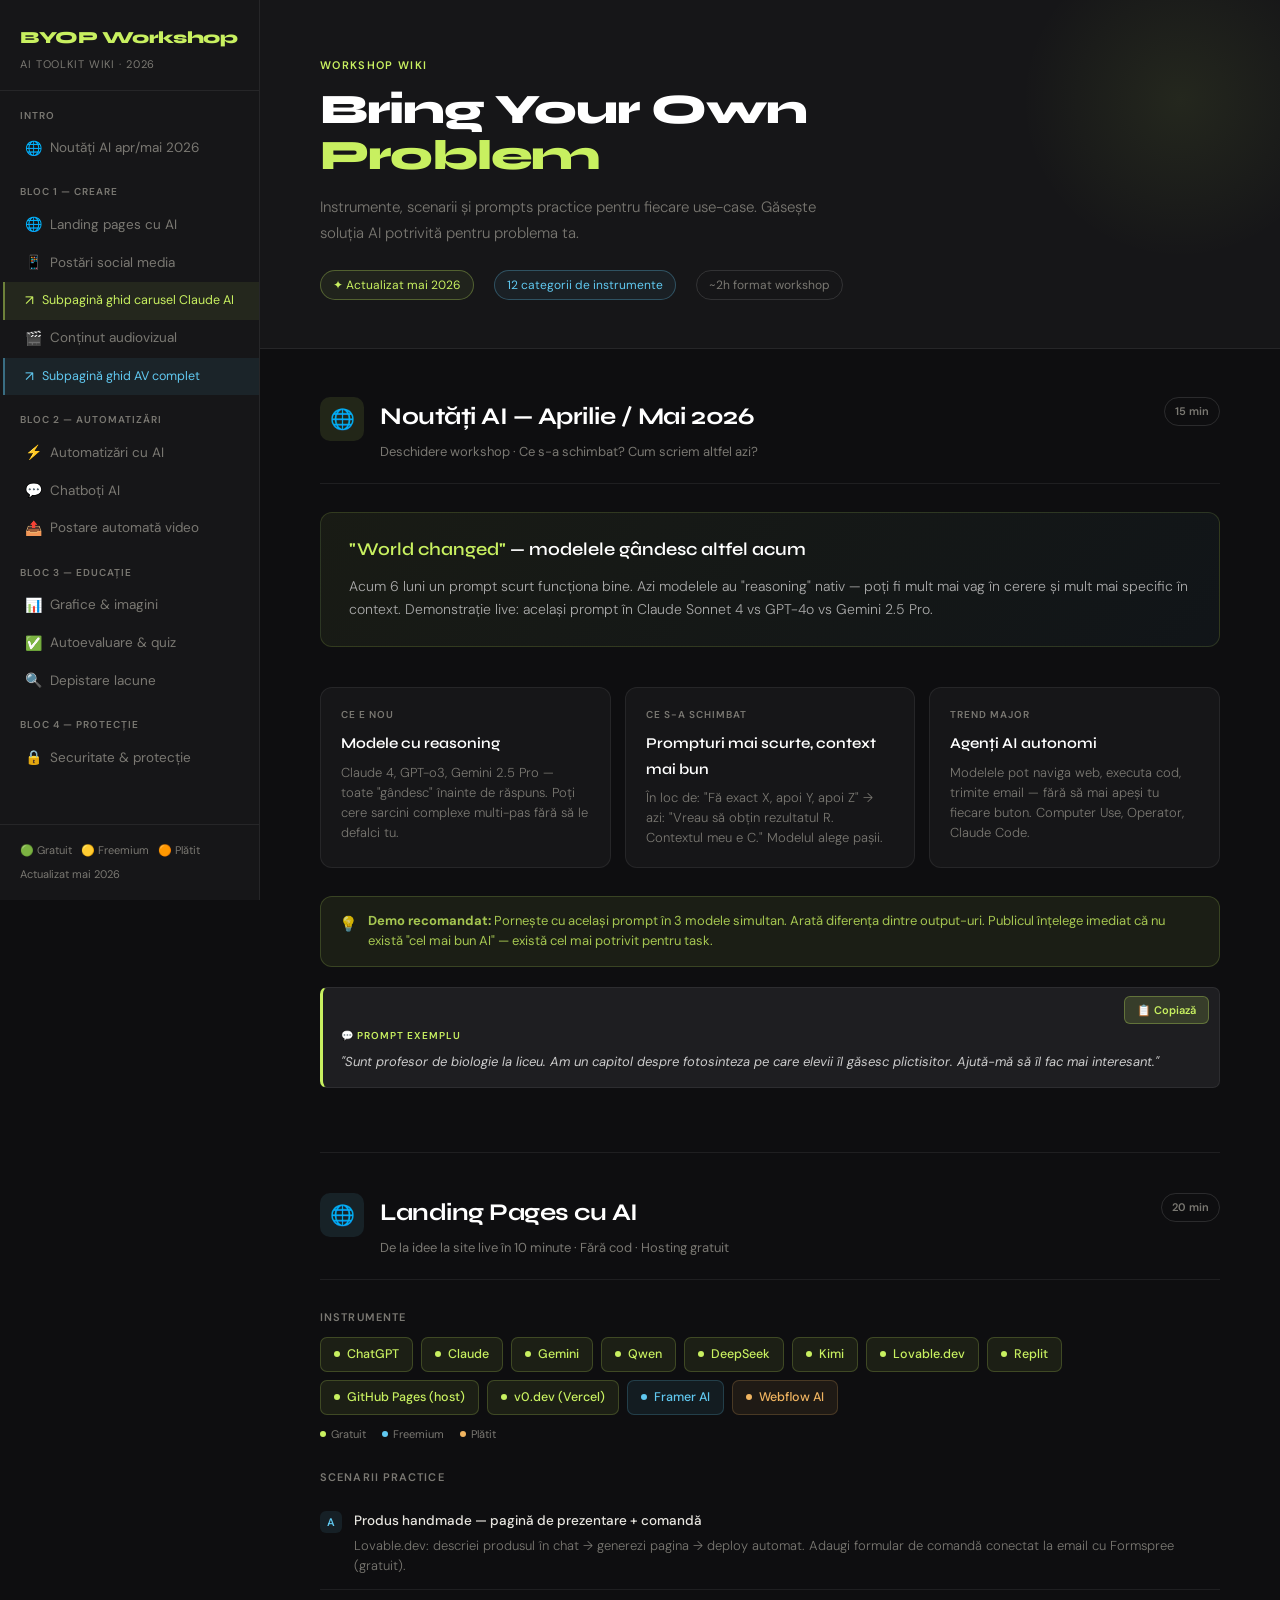
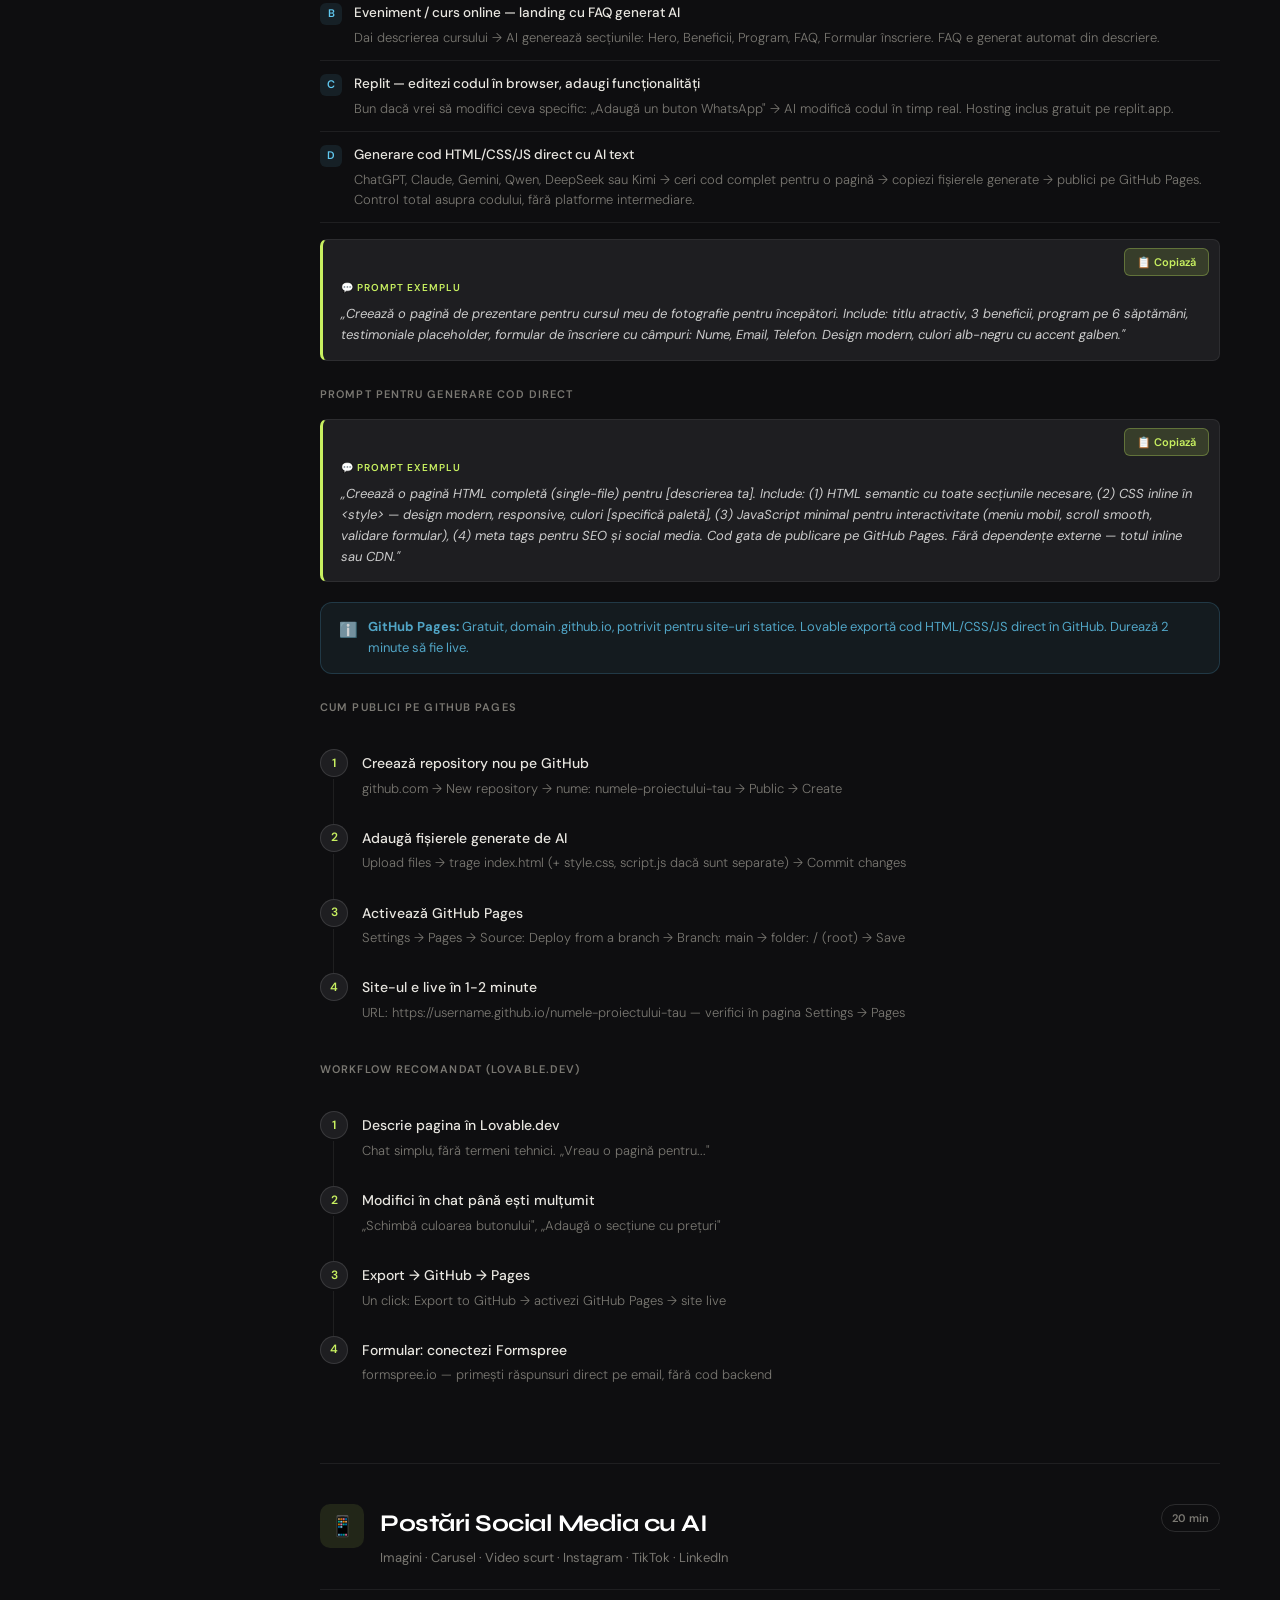
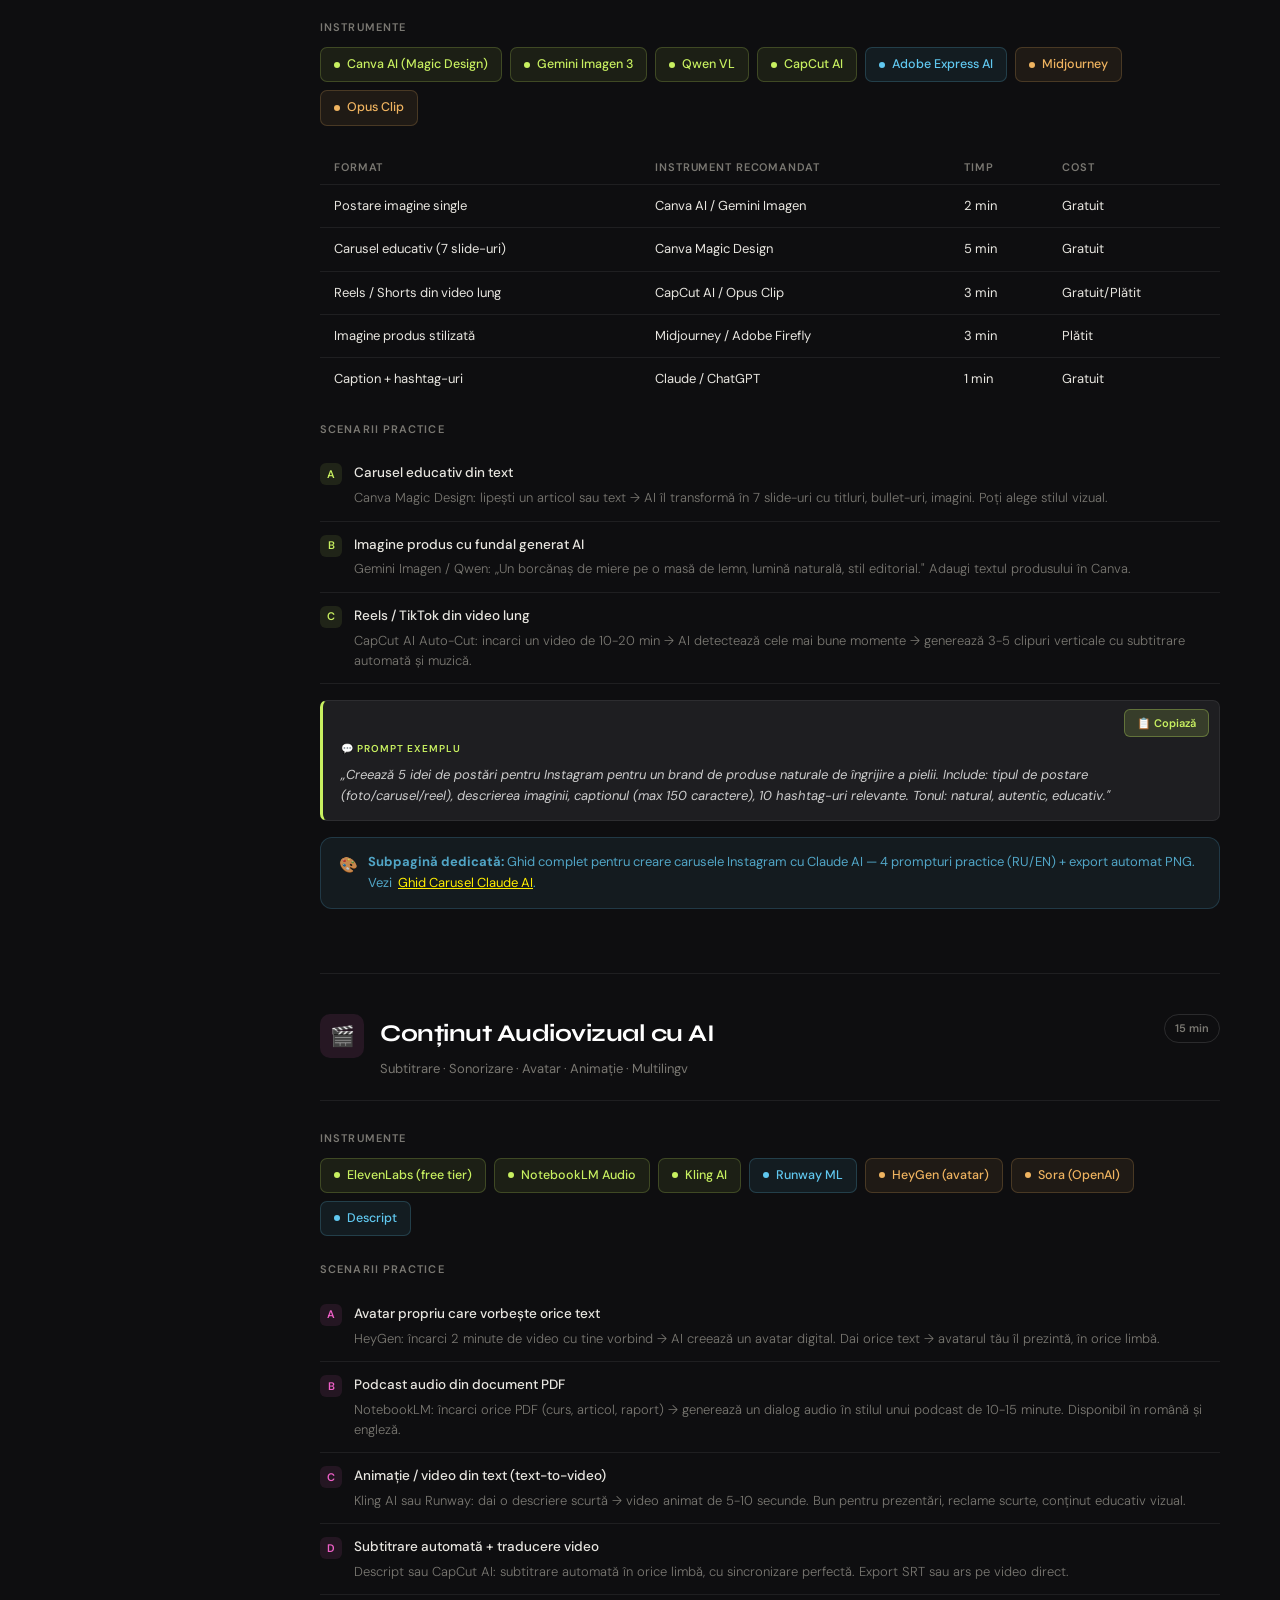
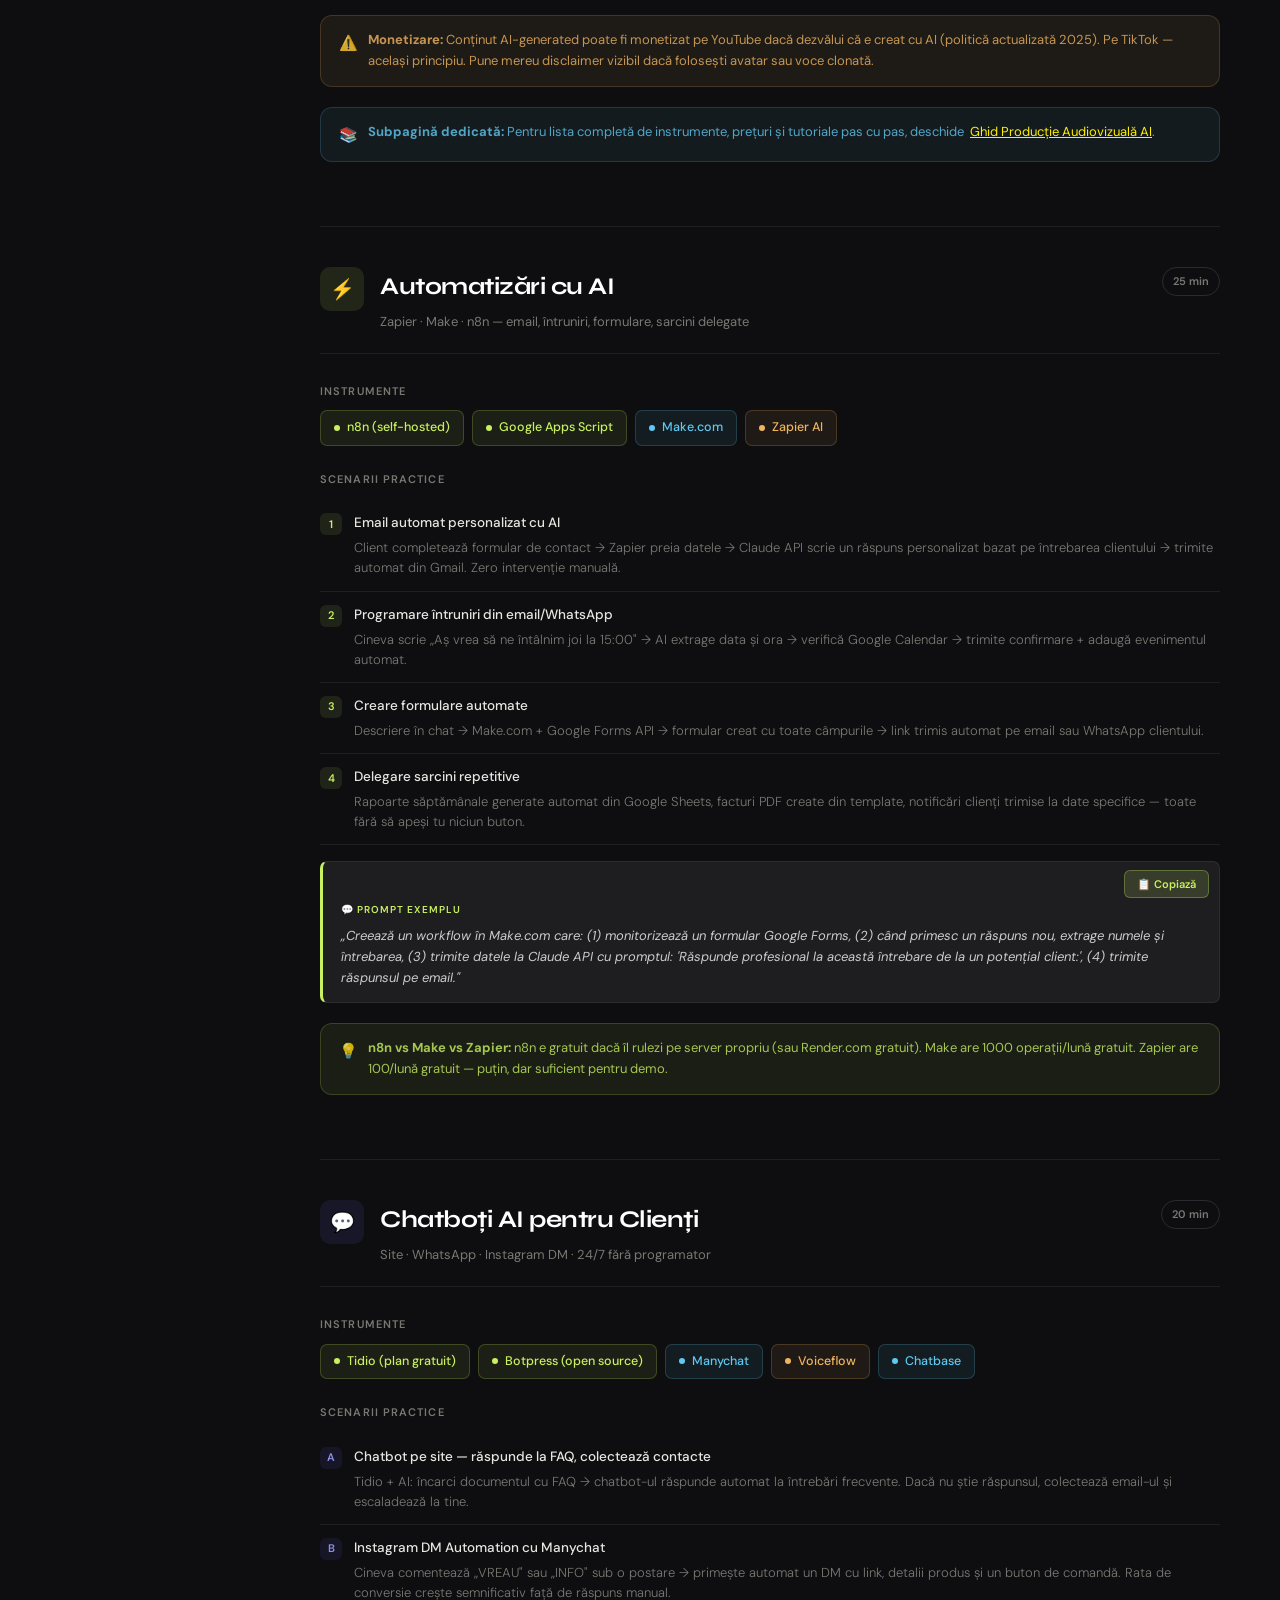
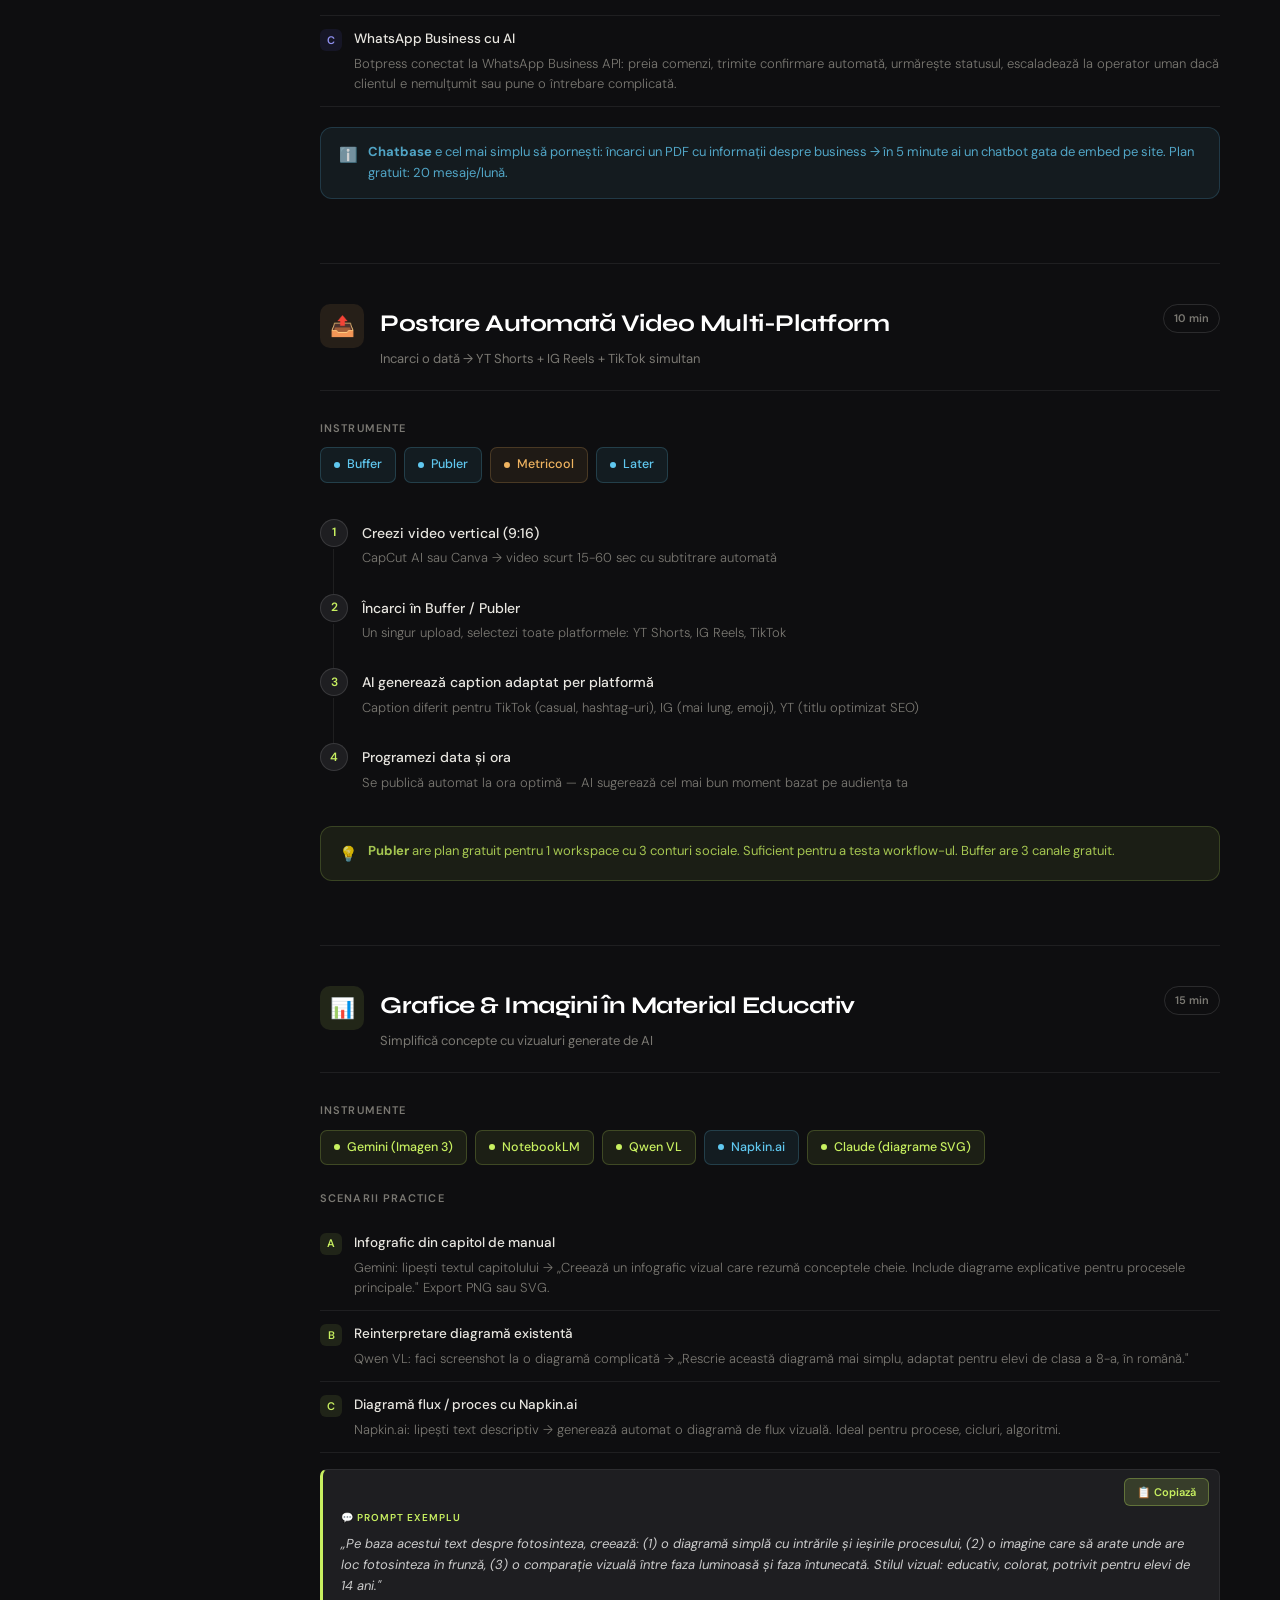
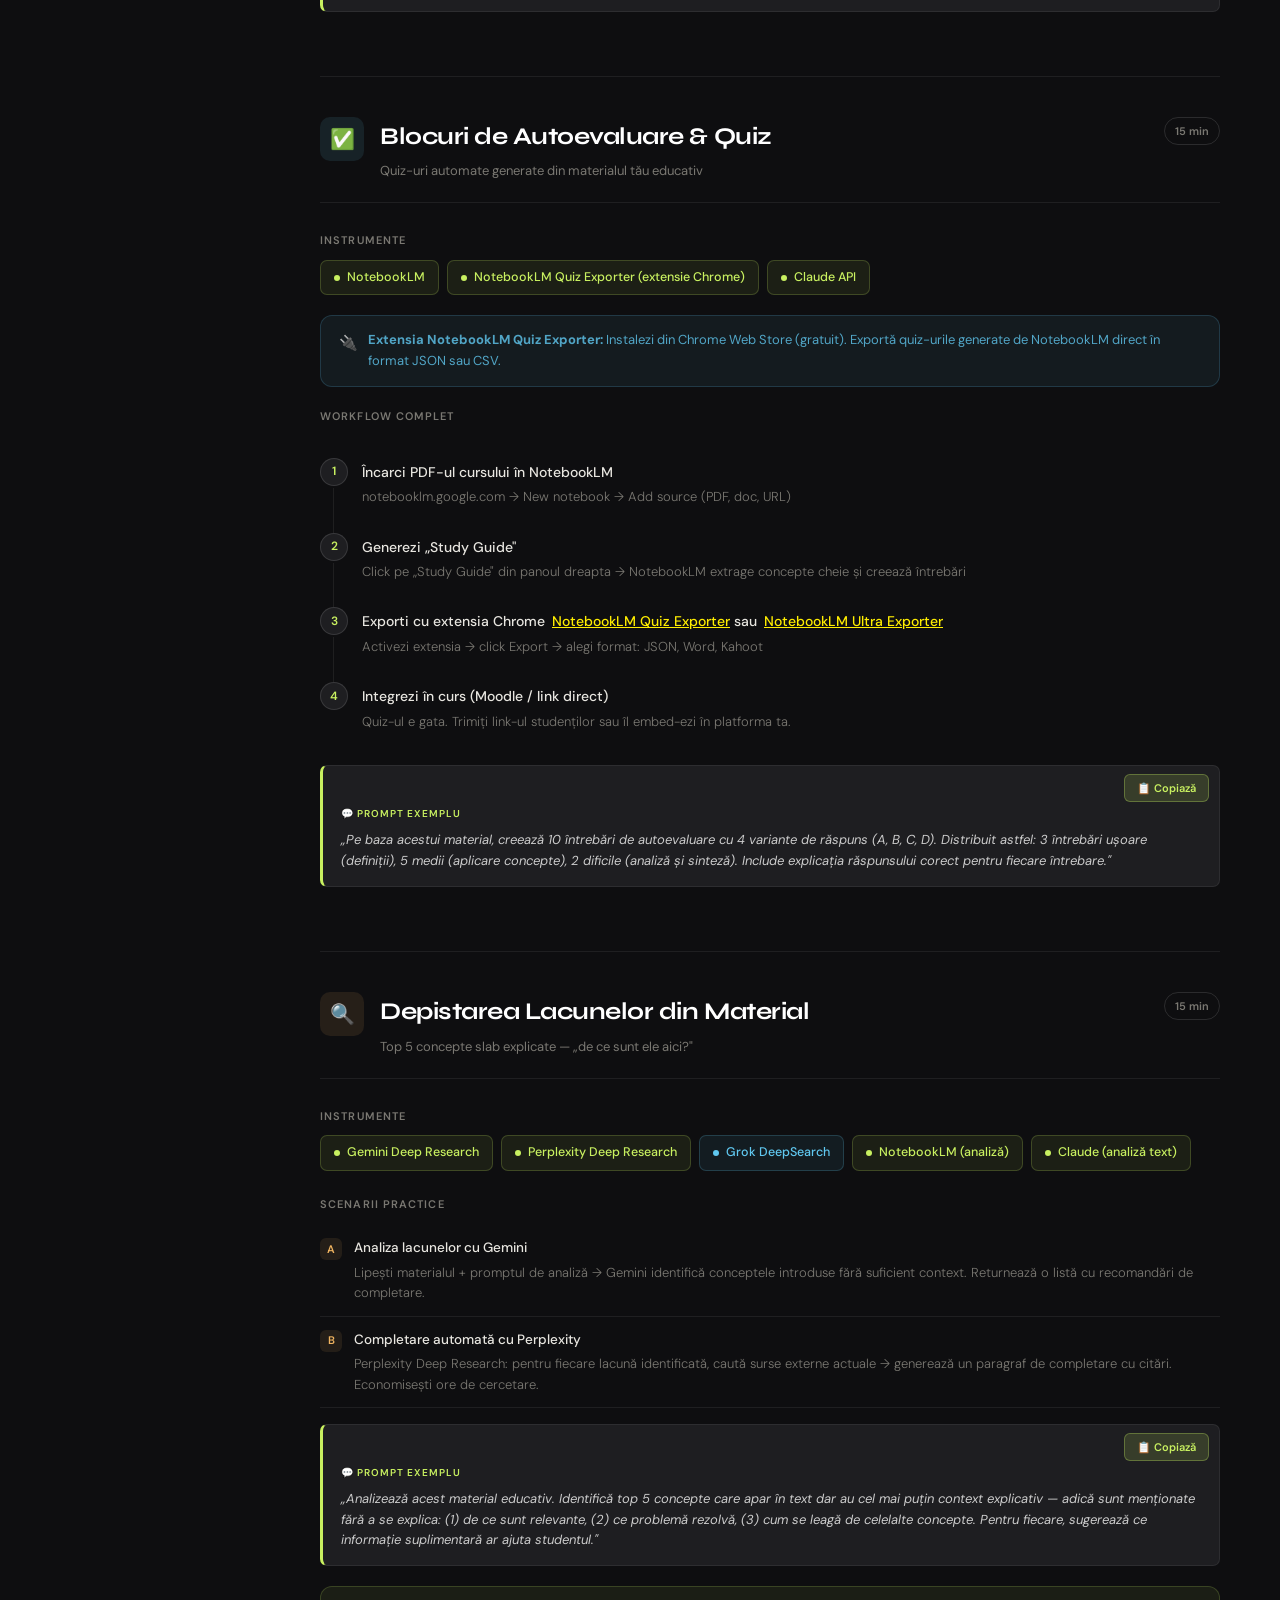
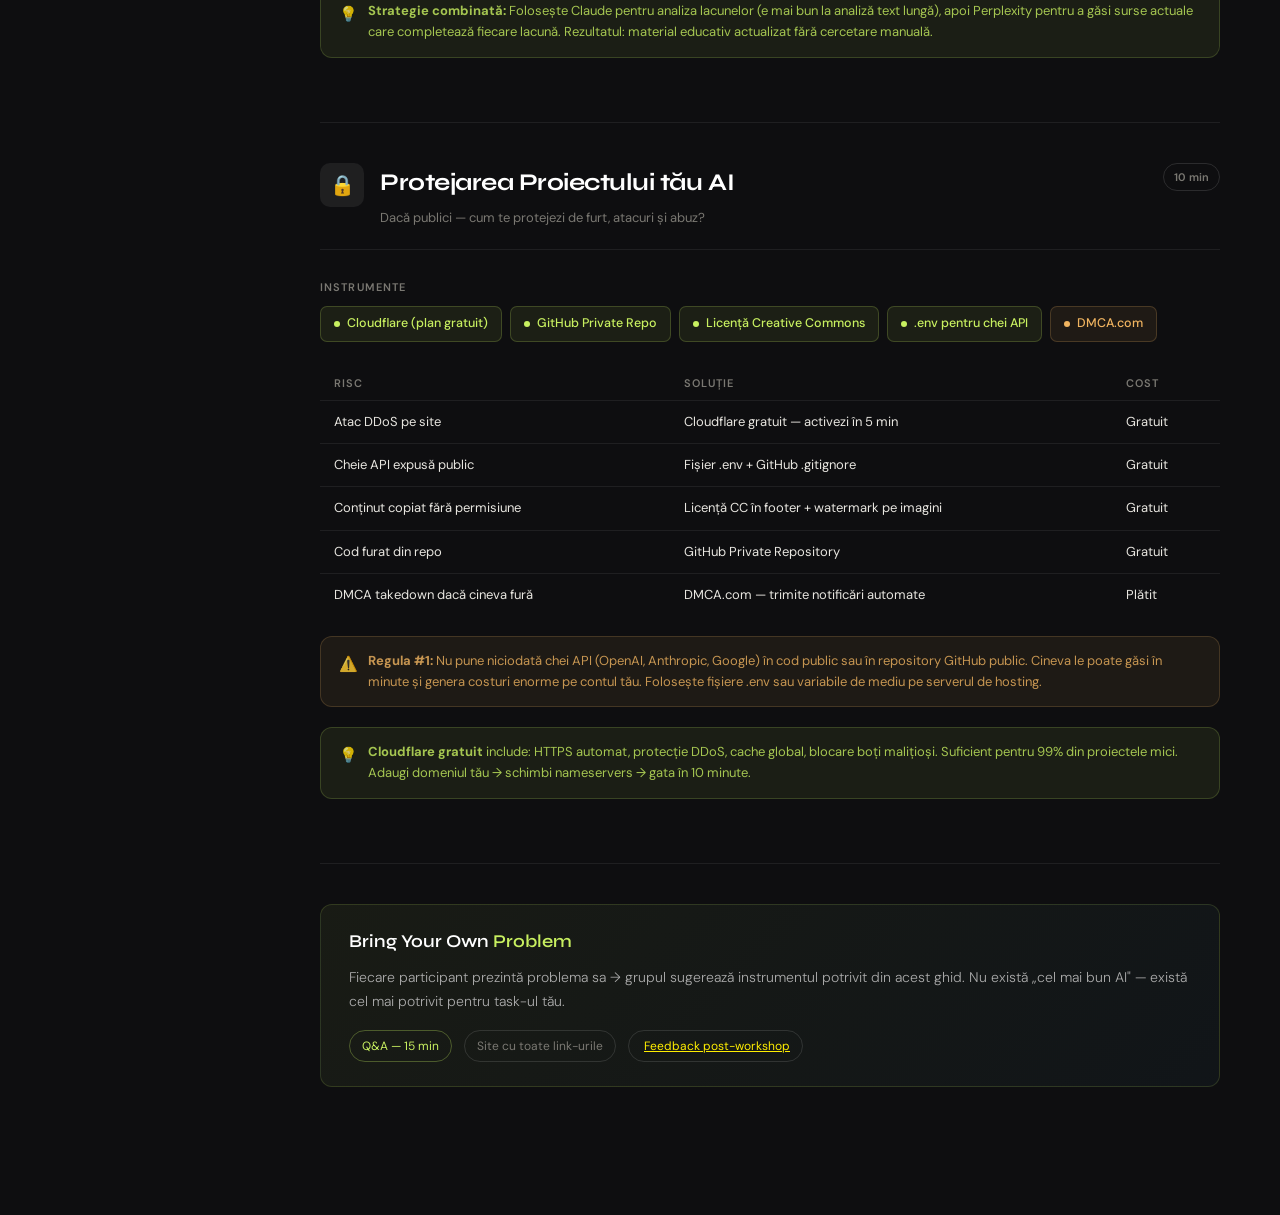
<file: index.html>
<!doctype html>
<html lang="ro">
  <head>
    <meta charset="UTF-8" />
    <meta name="viewport" content="width=device-width, initial-scale=1.0" />
    <title>BYOP Workshop — AI Toolkit Wiki</title>
    <link href="https://fonts.googleapis.com/css2?family=Syne:wght@400;600;700;800&family=DM+Sans:ital,wght@0,300;0,400;0,500;1,300&display=swap" rel="stylesheet" />
    <link rel="stylesheet" href="style.css" />
  </head>
  <body>
    <div id="reading-progress"></div>

    <div class="shell">
      <!-- SIDEBAR NAV -->
      <nav id="sidebar">
        <div class="nav-logo">
          <div class="nav-logo-title">BYOP Workshop</div>
          <div class="nav-logo-sub">AI Toolkit Wiki · 2026</div>
        </div>

        <div class="nav-section-label">Intro</div>
        <a href="#opening" class="nav-link active"><span class="nav-icon">🌐</span> Noutăți AI apr/mai 2026</a>

        <div class="nav-section-label">Bloc 1 — Creare</div>
        <a href="#landing" class="nav-link"><span class="nav-icon">🌐</span> Landing pages cu AI</a>
        <a href="#social" class="nav-link"><span class="nav-icon">📱</span> Postări social media</a>
        <a href="ghid_carusel_claude_ai.html" style="display: flex; align-items: center; gap: 8px; padding: 7px 20px; color: var(--accent); text-decoration: none; font-size: 12.5px; border-left: 2px solid rgba(200, 240, 96, 0.45); background: rgba(200, 240, 96, 0.08)"><span class="nav-icon">↗</span> Subpagină ghid carusel Claude AI</a>
        <a href="#av" class="nav-link"><span class="nav-icon">🎬</span> Conținut audiovizual</a>
        <a href="ghid_productie_audiovisuala_ai.html" style="display: flex; align-items: center; gap: 8px; padding: 7px 20px; color: var(--accent2); text-decoration: none; font-size: 12.5px; border-left: 2px solid rgba(96, 200, 240, 0.45); background: rgba(96, 200, 240, 0.08)"><span class="nav-icon">↗</span> Subpagină ghid AV complet</a>

        <div class="nav-section-label">Bloc 2 — Automatizări</div>
        <a href="#automation" class="nav-link"><span class="nav-icon">⚡</span> Automatizări cu AI</a>
        <a href="#chatbot" class="nav-link"><span class="nav-icon">💬</span> Chatboți AI</a>
        <a href="#video-auto" class="nav-link"><span class="nav-icon">📤</span> Postare automată video</a>

        <div class="nav-section-label">Bloc 3 — Educație</div>
        <a href="#graphics" class="nav-link"><span class="nav-icon">📊</span> Grafice & imagini</a>
        <a href="#quiz" class="nav-link"><span class="nav-icon">✅</span> Autoevaluare & quiz</a>
        <a href="#gaps" class="nav-link"><span class="nav-icon">🔍</span> Depistare lacune</a>

        <div class="nav-section-label">Bloc 4 — Protecție</div>
        <a href="#security" class="nav-link"><span class="nav-icon">🔒</span> Securitate & protecție</a>

        <div class="nav-footer">
          <div>🟢 Gratuit &nbsp; 🟡 Freemium &nbsp; 🟠 Plătit</div>
          <div style="margin-top: 6px">Actualizat mai 2026</div>
        </div>
      </nav>

      <!-- MAIN CONTENT -->
      <main id="main">
        <!-- HERO -->
        <div class="hero">
          <div class="hero-eyebrow">Workshop Wiki</div>
          <h1 class="hero-title">Bring Your Own <span>Problem</span></h1>
          <p class="hero-desc">Instrumente, scenarii și prompts practice pentru fiecare use-case. Găsește soluția AI potrivită pentru problema ta.</p>
          <div class="hero-meta">
            <span class="hero-badge green">✦ Actualizat mai 2026</span>
            <span class="hero-badge blue">12 categorii de instrumente</span>
            <span class="hero-badge">~2h format workshop</span>
          </div>
        </div>

        <div class="content">
          <!-- ===== DESCHIDERE ===== -->
          <section class="section" id="opening">
            <div class="section-header">
              <div class="section-icon" style="background: rgba(200, 240, 96, 0.1)">🌐</div>
              <div>
                <h2 class="section-title">Noutăți AI — Aprilie / Mai 2026</h2>
                <p class="section-subtitle">Deschidere workshop · Ce s-a schimbat? Cum scriem altfel azi?</p>
              </div>
              <span class="duration-tag">15 min</span>
            </div>

            <div class="intro-block">
              <div class="quote"><span>"World changed"</span> — modelele gândesc altfel acum</div>
              <p style="font-size: 14px; color: #aaa; font-weight: 300">
                Acum 6 luni un prompt scurt funcționa bine. Azi modelele au "reasoning" nativ — poți fi mult mai vag în cerere și mult mai specific în context. Demonstrație live: același prompt în
                Claude Sonnet 4 vs GPT-4o vs Gemini 2.5 Pro.
              </p>
            </div>

            <div class="cards">
              <div class="card">
                <div class="card-label">Ce e nou</div>
                <div class="card-title">Modele cu reasoning</div>
                <div class="card-desc">Claude 4, GPT-o3, Gemini 2.5 Pro — toate "gândesc" înainte de răspuns. Poți cere sarcini complexe multi-pas fără să le defalci tu.</div>
              </div>
              <div class="card">
                <div class="card-label">Ce s-a schimbat</div>
                <div class="card-title">Prompturi mai scurte, context mai bun</div>
                <div class="card-desc">În loc de: "Fă exact X, apoi Y, apoi Z" → azi: "Vreau să obțin rezultatul R. Contextul meu e C." Modelul alege pașii.</div>
              </div>
              <div class="card">
                <div class="card-label">Trend major</div>
                <div class="card-title">Agenți AI autonomi</div>
                <div class="card-desc">Modelele pot naviga web, executa cod, trimite email — fără să mai apeși tu fiecare buton. Computer Use, Operator, Claude Code.</div>
              </div>
            </div>

            <div class="callout tip">
              <span class="callout-icon">💡</span>
              <div>
                <strong>Demo recomandat:</strong> Pornește cu același prompt în 3 modele simultan. Arată diferența dintre output-uri. Publicul înțelege imediat că nu există "cel mai bun AI" — există
                cel mai potrivit pentru task.
              </div>
            </div>

            <div class="prompt-block">"Sunt profesor de biologie la liceu. Am un capitol despre fotosinteza pe care elevii îl găsesc plictisitor. Ajută-mă să îl fac mai interesant."</div>
          </section>

          <hr />

          <!-- ===== LANDING PAGES ===== -->
          <section class="section" id="landing">
            <div class="section-header">
              <div class="section-icon" style="background: rgba(96, 200, 240, 0.1)">🌐</div>
              <div>
                <h2 class="section-title">Landing Pages cu AI</h2>
                <p class="section-subtitle">De la idee la site live în 10 minute · Fără cod · Hosting gratuit</p>
              </div>
              <span class="duration-tag">20 min</span>
            </div>

            <div class="tools-wrap">
              <div class="tools-title">Instrumente</div>
              <div class="tools-grid">
                <div class="tool free">
                  <div class="tool-dot"></div>
                  ChatGPT
                </div>
                <div class="tool free">
                  <div class="tool-dot"></div>
                  Claude
                </div>
                <div class="tool free">
                  <div class="tool-dot"></div>
                  Gemini
                </div>
                <div class="tool free">
                  <div class="tool-dot"></div>
                  Qwen
                </div>
                <div class="tool free">
                  <div class="tool-dot"></div>
                  DeepSeek
                </div>
                <div class="tool free">
                  <div class="tool-dot"></div>
                  Kimi
                </div>
                <div class="tool free">
                  <div class="tool-dot"></div>
                  Lovable.dev
                </div>
                <div class="tool free">
                  <div class="tool-dot"></div>
                  Replit
                </div>
                <div class="tool free">
                  <div class="tool-dot"></div>
                  GitHub Pages (host)
                </div>
                <div class="tool free">
                  <div class="tool-dot"></div>
                  v0.dev (Vercel)
                </div>
                <div class="tool freemium">
                  <div class="tool-dot"></div>
                  Framer AI
                </div>
                <div class="tool paid">
                  <div class="tool-dot"></div>
                  Webflow AI
                </div>
              </div>
              <div class="tool-legend">
                <div class="tool-legend-item">
                  <div class="tool-legend-dot" style="background: var(--accent)"></div>
                  Gratuit
                </div>
                <div class="tool-legend-item">
                  <div class="tool-legend-dot" style="background: var(--accent2)"></div>
                  Freemium
                </div>
                <div class="tool-legend-item">
                  <div class="tool-legend-dot" style="background: var(--warn)"></div>
                  Plătit
                </div>
              </div>
            </div>

            <div class="scenarios-title">Scenarii practice</div>

            <div class="scenario">
              <div class="scenario-num" style="background: rgba(96, 200, 240, 0.1); color: var(--accent2)">A</div>
              <div class="scenario-content">
                <div class="scenario-title">Produs handmade — pagină de prezentare + comandă</div>
                <div class="scenario-desc">Lovable.dev: descriei produsul în chat → generezi pagina → deploy automat. Adaugi formular de comandă conectat la email cu Formspree (gratuit).</div>
              </div>
            </div>
            <div class="scenario">
              <div class="scenario-num" style="background: rgba(96, 200, 240, 0.1); color: var(--accent2)">B</div>
              <div class="scenario-content">
                <div class="scenario-title">Eveniment / curs online — landing cu FAQ generat AI</div>
                <div class="scenario-desc">Dai descrierea cursului → AI generează secțiunile: Hero, Beneficii, Program, FAQ, Formular înscriere. FAQ e generat automat din descriere.</div>
              </div>
            </div>
            <div class="scenario">
              <div class="scenario-num" style="background: rgba(96, 200, 240, 0.1); color: var(--accent2)">C</div>
              <div class="scenario-content">
                <div class="scenario-title">Replit — editezi codul în browser, adaugi funcționalități</div>
                <div class="scenario-desc">Bun dacă vrei să modifici ceva specific: „Adaugă un buton WhatsApp" → AI modifică codul în timp real. Hosting inclus gratuit pe replit.app.</div>
              </div>
            </div>
            <div class="scenario">
              <div class="scenario-num" style="background: rgba(96, 200, 240, 0.1); color: var(--accent2)">D</div>
              <div class="scenario-content">
                <div class="scenario-title">Generare cod HTML/CSS/JS direct cu AI text</div>
                <div class="scenario-desc">ChatGPT, Claude, Gemini, Qwen, DeepSeek sau Kimi → ceri cod complet pentru o pagină → copiezi fișierele generate → publici pe GitHub Pages. Control total asupra codului, fără platforme intermediare.</div>
              </div>
            </div>

            <div class="prompt-block">
              „Creează o pagină de prezentare pentru cursul meu de fotografie pentru începători. Include: titlu atractiv, 3 beneficii, program pe 6 săptămâni, testimoniale placeholder, formular de
              înscriere cu câmpuri: Nume, Email, Telefon. Design modern, culori alb-negru cu accent galben."
            </div>

            <div class="scenarios-title" style="margin-top: 24px">Prompt pentru generare cod direct</div>
            <div class="prompt-block">
              „Creează o pagină HTML completă (single-file) pentru [descrierea ta]. Include: (1) HTML semantic cu toate secțiunile necesare, (2) CSS inline în &lt;style&gt; — design modern, responsive, culori [specifică paletă], (3) JavaScript minimal pentru interactivitate (meniu mobil, scroll smooth, validare formular), (4) meta tags pentru SEO și social media. Cod gata de publicare pe GitHub Pages. Fără dependențe externe — totul inline sau CDN."
            </div>

            <div class="callout info">
              <span class="callout-icon">ℹ️</span>
              <div><strong>GitHub Pages:</strong> Gratuit, domain .github.io, potrivit pentru site-uri statice. Lovable exportă cod HTML/CSS/JS direct în GitHub. Durează 2 minute să fie live.</div>
            </div>

            <div class="scenarios-title" style="margin-top: 24px">Cum publici pe GitHub Pages</div>
            <div class="workflow">
              <div class="workflow-step">
                <div class="workflow-step-num">1</div>
                <div class="workflow-step-body">
                  <div class="workflow-step-title">Creează repository nou pe GitHub</div>
                  <div class="workflow-step-desc">github.com → New repository → nume: numele-proiectului-tau → Public → Create</div>
                </div>
              </div>
              <div class="workflow-step">
                <div class="workflow-step-num">2</div>
                <div class="workflow-step-body">
                  <div class="workflow-step-title">Adaugă fișierele generate de AI</div>
                  <div class="workflow-step-desc">Upload files → trage index.html (+ style.css, script.js dacă sunt separate) → Commit changes</div>
                </div>
              </div>
              <div class="workflow-step">
                <div class="workflow-step-num">3</div>
                <div class="workflow-step-body">
                  <div class="workflow-step-title">Activează GitHub Pages</div>
                  <div class="workflow-step-desc">Settings → Pages → Source: Deploy from a branch → Branch: main → folder: / (root) → Save</div>
                </div>
              </div>
              <div class="workflow-step">
                <div class="workflow-step-num">4</div>
                <div class="workflow-step-body">
                  <div class="workflow-step-title">Site-ul e live în 1-2 minute</div>
                  <div class="workflow-step-desc">URL: https://username.github.io/numele-proiectului-tau — verifici în pagina Settings → Pages</div>
                </div>
              </div>
            </div>

            <div class="scenarios-title" style="margin-top: 24px">Workflow recomandat (Lovable.dev)</div>
            <div class="workflow">
              <div class="workflow-step">
                <div class="workflow-step-num">1</div>
                <div class="workflow-step-body">
                  <div class="workflow-step-title">Descrie pagina în Lovable.dev</div>
                  <div class="workflow-step-desc">Chat simplu, fără termeni tehnici. „Vreau o pagină pentru..."</div>
                </div>
              </div>
              <div class="workflow-step">
                <div class="workflow-step-num">2</div>
                <div class="workflow-step-body">
                  <div class="workflow-step-title">Modifici în chat până ești mulțumit</div>
                  <div class="workflow-step-desc">„Schimbă culoarea butonului", „Adaugă o secțiune cu prețuri"</div>
                </div>
              </div>
              <div class="workflow-step">
                <div class="workflow-step-num">3</div>
                <div class="workflow-step-body">
                  <div class="workflow-step-title">Export → GitHub → Pages</div>
                  <div class="workflow-step-desc">Un click: Export to GitHub → activezi GitHub Pages → site live</div>
                </div>
              </div>
              <div class="workflow-step">
                <div class="workflow-step-num">4</div>
                <div class="workflow-step-body">
                  <div class="workflow-step-title">Formular: conectezi Formspree</div>
                  <div class="workflow-step-desc">formspree.io — primești răspunsuri direct pe email, fără cod backend</div>
                </div>
              </div>
            </div>
          </section>

          <hr />

          <!-- ===== SOCIAL MEDIA ===== -->
          <section class="section" id="social">
            <div class="section-header">
              <div class="section-icon" style="background: rgba(200, 240, 96, 0.1)">📱</div>
              <div>
                <h2 class="section-title">Postări Social Media cu AI</h2>
                <p class="section-subtitle">Imagini · Carusel · Video scurt · Instagram · TikTok · LinkedIn</p>
              </div>
              <span class="duration-tag">20 min</span>
            </div>

            <div class="tools-wrap">
              <div class="tools-title">Instrumente</div>
              <div class="tools-grid">
                <div class="tool free">
                  <div class="tool-dot"></div>
                  Canva AI (Magic Design)
                </div>
                <div class="tool free">
                  <div class="tool-dot"></div>
                  Gemini Imagen 3
                </div>
                <div class="tool free">
                  <div class="tool-dot"></div>
                  Qwen VL
                </div>
                <div class="tool free">
                  <div class="tool-dot"></div>
                  CapCut AI
                </div>
                <div class="tool freemium">
                  <div class="tool-dot"></div>
                  Adobe Express AI
                </div>
                <div class="tool paid">
                  <div class="tool-dot"></div>
                  Midjourney
                </div>
                <div class="tool paid">
                  <div class="tool-dot"></div>
                  Opus Clip
                </div>
              </div>
            </div>

            <table class="wiki-table">
              <thead>
                <tr>
                  <th>Format</th>
                  <th>Instrument recomandat</th>
                  <th>Timp</th>
                  <th>Cost</th>
                </tr>
              </thead>
              <tbody>
                <tr>
                  <td>Postare imagine single</td>
                  <td>Canva AI / Gemini Imagen</td>
                  <td>2 min</td>
                  <td>Gratuit</td>
                </tr>
                <tr>
                  <td>Carusel educativ (7 slide-uri)</td>
                  <td>Canva Magic Design</td>
                  <td>5 min</td>
                  <td>Gratuit</td>
                </tr>
                <tr>
                  <td>Reels / Shorts din video lung</td>
                  <td>CapCut AI / Opus Clip</td>
                  <td>3 min</td>
                  <td>Gratuit/Plătit</td>
                </tr>
                <tr>
                  <td>Imagine produs stilizată</td>
                  <td>Midjourney / Adobe Firefly</td>
                  <td>3 min</td>
                  <td>Plătit</td>
                </tr>
                <tr>
                  <td>Caption + hashtag-uri</td>
                  <td>Claude / ChatGPT</td>
                  <td>1 min</td>
                  <td>Gratuit</td>
                </tr>
              </tbody>
            </table>

            <div class="scenarios-title">Scenarii practice</div>

            <div class="scenario">
              <div class="scenario-num" style="background: rgba(200, 240, 96, 0.1); color: var(--accent)">A</div>
              <div class="scenario-content">
                <div class="scenario-title">Carusel educativ din text</div>
                <div class="scenario-desc">Canva Magic Design: lipești un articol sau text → AI îl transformă în 7 slide-uri cu titluri, bullet-uri, imagini. Poți alege stilul vizual.</div>
              </div>
            </div>
            <div class="scenario">
              <div class="scenario-num" style="background: rgba(200, 240, 96, 0.1); color: var(--accent)">B</div>
              <div class="scenario-content">
                <div class="scenario-title">Imagine produs cu fundal generat AI</div>
                <div class="scenario-desc">Gemini Imagen / Qwen: „Un borcănaș de miere pe o masă de lemn, lumină naturală, stil editorial." Adaugi textul produsului în Canva.</div>
              </div>
            </div>
            <div class="scenario">
              <div class="scenario-num" style="background: rgba(200, 240, 96, 0.1); color: var(--accent)">C</div>
              <div class="scenario-content">
                <div class="scenario-title">Reels / TikTok din video lung</div>
                <div class="scenario-desc">
                  CapCut AI Auto-Cut: incarci un video de 10-20 min → AI detectează cele mai bune momente → generează 3-5 clipuri verticale cu subtitrare automată și muzică.
                </div>
              </div>
            </div>

            <div class="prompt-block">
              „Creează 5 idei de postări pentru Instagram pentru un brand de produse naturale de îngrijire a pielii. Include: tipul de postare (foto/carusel/reel), descrierea imaginii, captionul (max
              150 caractere), 10 hashtag-uri relevante. Tonul: natural, autentic, educativ."
            </div>

            <div class="callout info" style="margin-top: 14px">
              <span class="callout-icon">🎨</span>
              <div><strong>Subpagină dedicată:</strong> Ghid complet pentru creare carusele Instagram cu Claude AI — 4 prompturi practice (RU/EN) + export automat PNG. Vezi <a href="ghid_carusel_claude_ai.html" target="_blank" rel="noopener">Ghid Carusel Claude AI</a>.</div>
            </div>
          </section>

          <hr />

          <!-- ===== AUDIOVIZUAL ===== -->
          <section class="section" id="av">
            <div class="section-header">
              <div class="section-icon" style="background: rgba(240, 96, 200, 0.1)">🎬</div>
              <div>
                <h2 class="section-title">Conținut Audiovizual cu AI</h2>
                <p class="section-subtitle">Subtitrare · Sonorizare · Avatar · Animație · Multilingv</p>
              </div>
              <span class="duration-tag">15 min</span>
            </div>

            <div class="tools-wrap">
              <div class="tools-title">Instrumente</div>
              <div class="tools-grid">
                <div class="tool free">
                  <div class="tool-dot"></div>
                  ElevenLabs (free tier)
                </div>
                <div class="tool free">
                  <div class="tool-dot"></div>
                  NotebookLM Audio
                </div>
                <div class="tool free">
                  <div class="tool-dot"></div>
                  Kling AI
                </div>
                <div class="tool freemium">
                  <div class="tool-dot"></div>
                  Runway ML
                </div>
                <div class="tool paid">
                  <div class="tool-dot"></div>
                  HeyGen (avatar)
                </div>
                <div class="tool paid">
                  <div class="tool-dot"></div>
                  Sora (OpenAI)
                </div>
                <div class="tool freemium">
                  <div class="tool-dot"></div>
                  Descript
                </div>
              </div>
            </div>

            <div class="scenarios-title">Scenarii practice</div>

            <div class="scenario">
              <div class="scenario-num" style="background: rgba(240, 96, 200, 0.1); color: var(--accent3)">A</div>
              <div class="scenario-content">
                <div class="scenario-title">Avatar propriu care vorbește orice text</div>
                <div class="scenario-desc">HeyGen: încarci 2 minute de video cu tine vorbind → AI creează un avatar digital. Dai orice text → avatarul tău îl prezintă, în orice limbă.</div>
              </div>
            </div>
            <div class="scenario">
              <div class="scenario-num" style="background: rgba(240, 96, 200, 0.1); color: var(--accent3)">B</div>
              <div class="scenario-content">
                <div class="scenario-title">Podcast audio din document PDF</div>
                <div class="scenario-desc">
                  NotebookLM: încarci orice PDF (curs, articol, raport) → generează un dialog audio în stilul unui podcast de 10-15 minute. Disponibil în română și engleză.
                </div>
              </div>
            </div>
            <div class="scenario">
              <div class="scenario-num" style="background: rgba(240, 96, 200, 0.1); color: var(--accent3)">C</div>
              <div class="scenario-content">
                <div class="scenario-title">Animație / video din text (text-to-video)</div>
                <div class="scenario-desc">Kling AI sau Runway: dai o descriere scurtă → video animat de 5-10 secunde. Bun pentru prezentări, reclame scurte, conținut educativ vizual.</div>
              </div>
            </div>
            <div class="scenario">
              <div class="scenario-num" style="background: rgba(240, 96, 200, 0.1); color: var(--accent3)">D</div>
              <div class="scenario-content">
                <div class="scenario-title">Subtitrare automată + traducere video</div>
                <div class="scenario-desc">Descript sau CapCut AI: subtitrare automată în orice limbă, cu sincronizare perfectă. Export SRT sau ars pe video direct.</div>
              </div>
            </div>

            <div class="callout warn">
              <span class="callout-icon">⚠️</span>
              <div>
                <strong>Monetizare:</strong> Conținut AI-generated poate fi monetizat pe YouTube dacă dezvălui că e creat cu AI (politică actualizată 2025). Pe TikTok — același principiu. Pune mereu
                disclaimer vizibil dacă folosești avatar sau voce clonată.
              </div>
            </div>

            <div class="callout info" style="margin-top: 14px">
              <span class="callout-icon">📚</span>
              <div><strong>Subpagină dedicată:</strong> Pentru lista completă de instrumente, prețuri și tutoriale pas cu pas, deschide <a href="ghid_productie_audiovisuala_ai.html" target="_blank" rel="noopener">Ghid Producție Audiovizuală AI</a>.</div>
            </div>
          </section>

          <hr />

          <!-- ===== AUTOMATIZĂRI ===== -->
          <section class="section" id="automation">
            <div class="section-header">
              <div class="section-icon" style="background: rgba(200, 240, 96, 0.1)">⚡</div>
              <div>
                <h2 class="section-title">Automatizări cu AI</h2>
                <p class="section-subtitle">Zapier · Make · n8n — email, întruniri, formulare, sarcini delegate</p>
              </div>
              <span class="duration-tag">25 min</span>
            </div>

            <div class="tools-wrap">
              <div class="tools-title">Instrumente</div>
              <div class="tools-grid">
                <div class="tool free">
                  <div class="tool-dot"></div>
                  n8n (self-hosted)
                </div>
                <div class="tool free">
                  <div class="tool-dot"></div>
                  Google Apps Script
                </div>
                <div class="tool freemium">
                  <div class="tool-dot"></div>
                  Make.com
                </div>
                <div class="tool paid">
                  <div class="tool-dot"></div>
                  Zapier AI
                </div>
              </div>
            </div>

            <div class="scenarios-title">Scenarii practice</div>

            <div class="scenario">
              <div class="scenario-num" style="background: rgba(200, 240, 96, 0.1); color: var(--accent)">1</div>
              <div class="scenario-content">
                <div class="scenario-title">Email automat personalizat cu AI</div>
                <div class="scenario-desc">
                  Client completează formular de contact → Zapier preia datele → Claude API scrie un răspuns personalizat bazat pe întrebarea clientului → trimite automat din Gmail. Zero intervenție
                  manuală.
                </div>
              </div>
            </div>
            <div class="scenario">
              <div class="scenario-num" style="background: rgba(200, 240, 96, 0.1); color: var(--accent)">2</div>
              <div class="scenario-content">
                <div class="scenario-title">Programare întruniri din email/WhatsApp</div>
                <div class="scenario-desc">
                  Cineva scrie „Aș vrea să ne întâlnim joi la 15:00" → AI extrage data și ora → verifică Google Calendar → trimite confirmare + adaugă evenimentul automat.
                </div>
              </div>
            </div>
            <div class="scenario">
              <div class="scenario-num" style="background: rgba(200, 240, 96, 0.1); color: var(--accent)">3</div>
              <div class="scenario-content">
                <div class="scenario-title">Creare formulare automate</div>
                <div class="scenario-desc">Descriere în chat → Make.com + Google Forms API → formular creat cu toate câmpurile → link trimis automat pe email sau WhatsApp clientului.</div>
              </div>
            </div>
            <div class="scenario">
              <div class="scenario-num" style="background: rgba(200, 240, 96, 0.1); color: var(--accent)">4</div>
              <div class="scenario-content">
                <div class="scenario-title">Delegare sarcini repetitive</div>
                <div class="scenario-desc">
                  Rapoarte săptămânale generate automat din Google Sheets, facturi PDF create din template, notificări clienți trimise la date specifice — toate fără să apeși tu niciun buton.
                </div>
              </div>
            </div>

            <div class="prompt-block">
              „Creează un workflow în Make.com care: (1) monitorizează un formular Google Forms, (2) când primesc un răspuns nou, extrage numele și întrebarea, (3) trimite datele la Claude API cu
              promptul: 'Răspunde profesional la această întrebare de la un potențial client:', (4) trimite răspunsul pe email."
            </div>

            <div class="callout tip">
              <span class="callout-icon">💡</span>
              <div>
                <strong>n8n vs Make vs Zapier:</strong> n8n e gratuit dacă îl rulezi pe server propriu (sau Render.com gratuit). Make are 1000 operații/lună gratuit. Zapier are 100/lună gratuit —
                puțin, dar suficient pentru demo.
              </div>
            </div>
          </section>

          <hr />

          <!-- ===== CHATBOȚI ===== -->
          <section class="section" id="chatbot">
            <div class="section-header">
              <div class="section-icon" style="background: rgba(96, 96, 240, 0.1)">💬</div>
              <div>
                <h2 class="section-title">Chatboți AI pentru Clienți</h2>
                <p class="section-subtitle">Site · WhatsApp · Instagram DM · 24/7 fără programator</p>
              </div>
              <span class="duration-tag">20 min</span>
            </div>

            <div class="tools-wrap">
              <div class="tools-title">Instrumente</div>
              <div class="tools-grid">
                <div class="tool free">
                  <div class="tool-dot"></div>
                  Tidio (plan gratuit)
                </div>
                <div class="tool free">
                  <div class="tool-dot"></div>
                  Botpress (open source)
                </div>
                <div class="tool freemium">
                  <div class="tool-dot"></div>
                  Manychat
                </div>
                <div class="tool paid">
                  <div class="tool-dot"></div>
                  Voiceflow
                </div>
                <div class="tool freemium">
                  <div class="tool-dot"></div>
                  Chatbase
                </div>
              </div>
            </div>

            <div class="scenarios-title">Scenarii practice</div>

            <div class="scenario">
              <div class="scenario-num" style="background: rgba(96, 96, 240, 0.1); color: #9090f0">A</div>
              <div class="scenario-content">
                <div class="scenario-title">Chatbot pe site — răspunde la FAQ, colectează contacte</div>
                <div class="scenario-desc">
                  Tidio + AI: încarci documentul cu FAQ → chatbot-ul răspunde automat la întrebări frecvente. Dacă nu știe răspunsul, colectează email-ul și escaladează la tine.
                </div>
              </div>
            </div>
            <div class="scenario">
              <div class="scenario-num" style="background: rgba(96, 96, 240, 0.1); color: #9090f0">B</div>
              <div class="scenario-content">
                <div class="scenario-title">Instagram DM Automation cu Manychat</div>
                <div class="scenario-desc">
                  Cineva comentează „VREAU" sau „INFO" sub o postare → primește automat un DM cu link, detalii produs și un buton de comandă. Rata de conversie crește semnificativ față de răspuns
                  manual.
                </div>
              </div>
            </div>
            <div class="scenario">
              <div class="scenario-num" style="background: rgba(96, 96, 240, 0.1); color: #9090f0">C</div>
              <div class="scenario-content">
                <div class="scenario-title">WhatsApp Business cu AI</div>
                <div class="scenario-desc">
                  Botpress conectat la WhatsApp Business API: preia comenzi, trimite confirmare automată, urmărește statusul, escaladează la operator uman dacă clientul e nemulțumit sau pune o
                  întrebare complicată.
                </div>
              </div>
            </div>

            <div class="callout info">
              <span class="callout-icon">ℹ️</span>
              <div>
                <strong>Chatbase</strong> e cel mai simplu să pornești: încarci un PDF cu informații despre business → în 5 minute ai un chatbot gata de embed pe site. Plan gratuit: 20 mesaje/lună.
              </div>
            </div>
          </section>

          <hr />

          <!-- ===== VIDEO AUTO POST ===== -->
          <section class="section" id="video-auto">
            <div class="section-header">
              <div class="section-icon" style="background: rgba(240, 180, 96, 0.1)">📤</div>
              <div>
                <h2 class="section-title">Postare Automată Video Multi-Platform</h2>
                <p class="section-subtitle">Incarci o dată → YT Shorts + IG Reels + TikTok simultan</p>
              </div>
              <span class="duration-tag">10 min</span>
            </div>

            <div class="tools-wrap">
              <div class="tools-title">Instrumente</div>
              <div class="tools-grid">
                <div class="tool freemium">
                  <div class="tool-dot"></div>
                  Buffer
                </div>
                <div class="tool freemium">
                  <div class="tool-dot"></div>
                  Publer
                </div>
                <div class="tool paid">
                  <div class="tool-dot"></div>
                  Metricool
                </div>
                <div class="tool freemium">
                  <div class="tool-dot"></div>
                  Later
                </div>
              </div>
            </div>

            <div class="workflow">
              <div class="workflow-step">
                <div class="workflow-step-num">1</div>
                <div class="workflow-step-body">
                  <div class="workflow-step-title">Creezi video vertical (9:16)</div>
                  <div class="workflow-step-desc">CapCut AI sau Canva → video scurt 15-60 sec cu subtitrare automată</div>
                </div>
              </div>
              <div class="workflow-step">
                <div class="workflow-step-num">2</div>
                <div class="workflow-step-body">
                  <div class="workflow-step-title">Încarci în Buffer / Publer</div>
                  <div class="workflow-step-desc">Un singur upload, selectezi toate platformele: YT Shorts, IG Reels, TikTok</div>
                </div>
              </div>
              <div class="workflow-step">
                <div class="workflow-step-num">3</div>
                <div class="workflow-step-body">
                  <div class="workflow-step-title">AI generează caption adaptat per platformă</div>
                  <div class="workflow-step-desc">Caption diferit pentru TikTok (casual, hashtag-uri), IG (mai lung, emoji), YT (titlu optimizat SEO)</div>
                </div>
              </div>
              <div class="workflow-step">
                <div class="workflow-step-num">4</div>
                <div class="workflow-step-body">
                  <div class="workflow-step-title">Programezi data și ora</div>
                  <div class="workflow-step-desc">Se publică automat la ora optimă — AI sugerează cel mai bun moment bazat pe audiența ta</div>
                </div>
              </div>
            </div>

            <div class="callout tip">
              <span class="callout-icon">💡</span>
              <div><strong>Publer</strong> are plan gratuit pentru 1 workspace cu 3 conturi sociale. Suficient pentru a testa workflow-ul. Buffer are 3 canale gratuit.</div>
            </div>
          </section>

          <hr />

          <!-- ===== GRAFICE EDUCATIVE ===== -->
          <section class="section" id="graphics">
            <div class="section-header">
              <div class="section-icon" style="background: rgba(200, 240, 96, 0.1)">📊</div>
              <div>
                <h2 class="section-title">Grafice & Imagini în Material Educativ</h2>
                <p class="section-subtitle">Simplifică concepte cu vizualuri generate de AI</p>
              </div>
              <span class="duration-tag">15 min</span>
            </div>

            <div class="tools-wrap">
              <div class="tools-title">Instrumente</div>
              <div class="tools-grid">
                <div class="tool free">
                  <div class="tool-dot"></div>
                  Gemini (Imagen 3)
                </div>
                <div class="tool free">
                  <div class="tool-dot"></div>
                  NotebookLM
                </div>
                <div class="tool free">
                  <div class="tool-dot"></div>
                  Qwen VL
                </div>
                <div class="tool freemium">
                  <div class="tool-dot"></div>
                  Napkin.ai
                </div>
                <div class="tool free">
                  <div class="tool-dot"></div>
                  Claude (diagrame SVG)
                </div>
              </div>
            </div>

            <div class="scenarios-title">Scenarii practice</div>

            <div class="scenario">
              <div class="scenario-num" style="background: rgba(200, 240, 96, 0.1); color: var(--accent)">A</div>
              <div class="scenario-content">
                <div class="scenario-title">Infografic din capitol de manual</div>
                <div class="scenario-desc">
                  Gemini: lipești textul capitolului → „Creează un infografic vizual care rezumă conceptele cheie. Include diagrame explicative pentru procesele principale." Export PNG sau SVG.
                </div>
              </div>
            </div>
            <div class="scenario">
              <div class="scenario-num" style="background: rgba(200, 240, 96, 0.1); color: var(--accent)">B</div>
              <div class="scenario-content">
                <div class="scenario-title">Reinterpretare diagramă existentă</div>
                <div class="scenario-desc">Qwen VL: faci screenshot la o diagramă complicată → „Rescrie această diagramă mai simplu, adaptat pentru elevi de clasa a 8-a, în română."</div>
              </div>
            </div>
            <div class="scenario">
              <div class="scenario-num" style="background: rgba(200, 240, 96, 0.1); color: var(--accent)">C</div>
              <div class="scenario-content">
                <div class="scenario-title">Diagramă flux / proces cu Napkin.ai</div>
                <div class="scenario-desc">Napkin.ai: lipești text descriptiv → generează automat o diagramă de flux vizuală. Ideal pentru procese, cicluri, algoritmi.</div>
              </div>
            </div>

            <div class="prompt-block">
              „Pe baza acestui text despre fotosinteza, creează: (1) o diagramă simplă cu intrările și ieșirile procesului, (2) o imagine care să arate unde are loc fotosinteza în frunză, (3) o
              comparație vizuală între faza luminoasă și faza întunecată. Stilul vizual: educativ, colorat, potrivit pentru elevi de 14 ani."
            </div>
          </section>

          <hr />

          <!-- ===== QUIZ ===== -->
          <section class="section" id="quiz">
            <div class="section-header">
              <div class="section-icon" style="background: rgba(96, 200, 240, 0.1)">✅</div>
              <div>
                <h2 class="section-title">Blocuri de Autoevaluare & Quiz</h2>
                <p class="section-subtitle">Quiz-uri automate generate din materialul tău educativ</p>
              </div>
              <span class="duration-tag">15 min</span>
            </div>

            <div class="tools-wrap">
              <div class="tools-title">Instrumente</div>
              <div class="tools-grid">
                <div class="tool free">
                  <div class="tool-dot"></div>
                  NotebookLM
                </div>
                <div class="tool free">
                  <div class="tool-dot"></div>
                  NotebookLM Quiz Exporter (extensie Chrome)
                </div>
                <div class="tool free">
                  <div class="tool-dot"></div>
                  Claude API
                </div>
            </div>

            <div class="callout info">
              <span class="callout-icon">🔌</span>
              <div>
                <strong>Extensia NotebookLM Quiz Exporter:</strong> Instalezi din Chrome Web Store (gratuit). Exportă quiz-urile generate de NotebookLM direct în format JSON sau CSV.
              </div>
            </div>

            <div class="scenarios-title">Workflow complet</div>
            <div class="workflow">
              <div class="workflow-step">
                <div class="workflow-step-num">1</div>
                <div class="workflow-step-body">
                  <div class="workflow-step-title">Încarci PDF-ul cursului în NotebookLM</div>
                  <div class="workflow-step-desc">notebooklm.google.com → New notebook → Add source (PDF, doc, URL)</div>
                </div>
              </div>
              <div class="workflow-step">
                <div class="workflow-step-num">2</div>
                <div class="workflow-step-body">
                  <div class="workflow-step-title">Generezi „Study Guide"</div>
                  <div class="workflow-step-desc">Click pe „Study Guide" din panoul dreapta → NotebookLM extrage concepte cheie și creează întrebări</div>
                </div>
              </div>
              <div class="workflow-step">
                <div class="workflow-step-num">3</div>
                <div class="workflow-step-body">
                  <div class="workflow-step-title">Exporti cu extensia Chrome <a href="https://nlmexporter.keeman.app/" target="_blank">NotebookLM Quiz Exporter</a> sau <a href="https://chromewebstore.google.com/detail/notebooklm-ultra-exporter/afchokljnhhggkhedfbmkcmdagjmjchj" target="_blank">NotebookLM Ultra Exporter</a></div>
                  <div class="workflow-step-desc">Activezi extensia → click Export → alegi format: JSON, Word, Kahoot</div>
                </div>
              </div>
              <div class="workflow-step">
                <div class="workflow-step-num">4</div>
                <div class="workflow-step-body">
                  <div class="workflow-step-title">Integrezi în curs (Moodle / link direct)</div>
                  <div class="workflow-step-desc">Quiz-ul e gata. Trimiți link-ul studenților sau îl embed-ezi în platforma ta.</div>
                </div>
              </div>
            </div>

            <div class="prompt-block">
              „Pe baza acestui material, creează 10 întrebări de autoevaluare cu 4 variante de răspuns (A, B, C, D). Distribuit astfel: 3 întrebări ușoare (definiții), 5 medii (aplicare concepte), 2
              dificile (analiză și sinteză). Include explicația răspunsului corect pentru fiecare întrebare."
            </div>
          </section>

          <hr />

          <!-- ===== GAPS ===== -->
          <section class="section" id="gaps">
            <div class="section-header">
              <div class="section-icon" style="background: rgba(240, 180, 96, 0.1)">🔍</div>
              <div>
                <h2 class="section-title">Depistarea Lacunelor din Material</h2>
                <p class="section-subtitle">Top 5 concepte slab explicate — „de ce sunt ele aici?"</p>
              </div>
              <span class="duration-tag">15 min</span>
            </div>

            <div class="tools-wrap">
              <div class="tools-title">Instrumente</div>
              <div class="tools-grid">
                <div class="tool free">
                  <div class="tool-dot"></div>
                  Gemini Deep Research
                </div>
                <div class="tool free">
                  <div class="tool-dot"></div>
                  Perplexity Deep Research
                </div>
                <div class="tool freemium">
                  <div class="tool-dot"></div>
                  Grok DeepSearch
                </div>
                <div class="tool free">
                  <div class="tool-dot"></div>
                  NotebookLM (analiză)
                </div>
                <div class="tool free">
                  <div class="tool-dot"></div>
                  Claude (analiză text)
                </div>
              </div>
            </div>

            <div class="scenarios-title">Scenarii practice</div>

            <div class="scenario">
              <div class="scenario-num" style="background: rgba(240, 180, 96, 0.1); color: var(--warn)">A</div>
              <div class="scenario-content">
                <div class="scenario-title">Analiza lacunelor cu Gemini</div>
                <div class="scenario-desc">
                  Lipești materialul + promptul de analiză → Gemini identifică conceptele introduse fără suficient context. Returnează o listă cu recomandări de completare.
                </div>
              </div>
            </div>
            <div class="scenario">
              <div class="scenario-num" style="background: rgba(240, 180, 96, 0.1); color: var(--warn)">B</div>
              <div class="scenario-content">
                <div class="scenario-title">Completare automată cu Perplexity</div>
                <div class="scenario-desc">
                  Perplexity Deep Research: pentru fiecare lacună identificată, caută surse externe actuale → generează un paragraf de completare cu citări. Economisești ore de cercetare.
                </div>
              </div>
            </div>

            <div class="prompt-block">
              „Analizează acest material educativ. Identifică top 5 concepte care apar în text dar au cel mai puțin context explicativ — adică sunt menționate fără a se explica: (1) de ce sunt
              relevante, (2) ce problemă rezolvă, (3) cum se leagă de celelalte concepte. Pentru fiecare, sugerează ce informație suplimentară ar ajuta studentul."
            </div>

            <div class="callout tip">
              <span class="callout-icon">💡</span>
              <div>
                <strong>Strategie combinată:</strong> Folosește Claude pentru analiza lacunelor (e mai bun la analiză text lungă), apoi Perplexity pentru a găsi surse actuale care completează fiecare
                lacună. Rezultatul: material educativ actualizat fără cercetare manuală.
              </div>
            </div>
          </section>

          <hr />

          <!-- ===== SECURITATE ===== -->
          <section class="section" id="security">
            <div class="section-header">
              <div class="section-icon" style="background: rgba(180, 180, 180, 0.1)">🔒</div>
              <div>
                <h2 class="section-title">Protejarea Proiectului tău AI</h2>
                <p class="section-subtitle">Dacă publici — cum te protejezi de furt, atacuri și abuz?</p>
              </div>
              <span class="duration-tag">10 min</span>
            </div>

            <div class="tools-wrap">
              <div class="tools-title">Instrumente</div>
              <div class="tools-grid">
                <div class="tool free">
                  <div class="tool-dot"></div>
                  Cloudflare (plan gratuit)
                </div>
                <div class="tool free">
                  <div class="tool-dot"></div>
                  GitHub Private Repo
                </div>
                <div class="tool free">
                  <div class="tool-dot"></div>
                  Licență Creative Commons
                </div>
                <div class="tool free">
                  <div class="tool-dot"></div>
                  .env pentru chei API
                </div>
                <div class="tool paid">
                  <div class="tool-dot"></div>
                  DMCA.com
                </div>
              </div>
            </div>

            <table class="wiki-table">
              <thead>
                <tr>
                  <th>Risc</th>
                  <th>Soluție</th>
                  <th>Cost</th>
                </tr>
              </thead>
              <tbody>
                <tr>
                  <td>Atac DDoS pe site</td>
                  <td>Cloudflare gratuit — activezi în 5 min</td>
                  <td>Gratuit</td>
                </tr>
                <tr>
                  <td>Cheie API expusă public</td>
                  <td>Fișier .env + GitHub .gitignore</td>
                  <td>Gratuit</td>
                </tr>
                <tr>
                  <td>Conținut copiat fără permisiune</td>
                  <td>Licență CC în footer + watermark pe imagini</td>
                  <td>Gratuit</td>
                </tr>
                <tr>
                  <td>Cod furat din repo</td>
                  <td>GitHub Private Repository</td>
                  <td>Gratuit</td>
                </tr>
                <tr>
                  <td>DMCA takedown dacă cineva fură</td>
                  <td>DMCA.com — trimite notificări automate</td>
                  <td>Plătit</td>
                </tr>
              </tbody>
            </table>

            <div class="callout warn">
              <span class="callout-icon">⚠️</span>
              <div>
                <strong>Regula #1:</strong> Nu pune niciodată chei API (OpenAI, Anthropic, Google) în cod public sau în repository GitHub public. Cineva le poate găsi în minute și genera costuri
                enorme pe contul tău. Folosește fișiere .env sau variabile de mediu pe serverul de hosting.
              </div>
            </div>

            <div class="callout tip">
              <span class="callout-icon">💡</span>
              <div>
                <strong>Cloudflare gratuit</strong> include: HTTPS automat, protecție DDoS, cache global, blocare boți malițioși. Suficient pentru 99% din proiectele mici. Adaugi domeniul tău →
                schimbi nameservers → gata în 10 minute.
              </div>
            </div>
          </section>

          <hr />

          <!-- ÎNCHEIERE -->
          <section class="section" id="close" style="margin-bottom: 80px">
            <div class="intro-block">
              <div class="quote">Bring Your Own <span>Problem</span></div>
              <p style="font-size: 14px; color: #aaa; font-weight: 300; margin-bottom: 16px">
                Fiecare participant prezintă problema sa → grupul sugerează instrumentul potrivit din acest ghid. Nu există „cel mai bun AI" — există cel mai potrivit pentru task-ul tău.
              </p>
              <div style="display: flex; gap: 12px; flex-wrap: wrap">
                <span style="font-size: 12px; padding: 5px 12px; border-radius: 20px; border: 1px solid rgba(200, 240, 96, 0.3); color: var(--accent)">Q&A — 15 min</span>
                <span style="font-size: 12px; padding: 5px 12px; border-radius: 20px; border: 1px solid var(--border2); color: var(--muted)">Site cu toate link-urile</span>
                <span style="font-size: 12px; padding: 5px 12px; border-radius: 20px; border: 1px solid var(--border2); color: var(--muted)"><a href="https://forms.gle/vSx2eYrqSFCi4FA9A" target="_blank">Feedback post-workshop</a></span>
              </div>
            </div>
          </section>
        </div>
      </main>
    </div>

    <script>
      // Active nav link on scroll
      const sections = document.querySelectorAll("section[id]");
      const navLinks = document.querySelectorAll(".nav-link");
      const progress = document.getElementById("reading-progress");

      function updateNav() {
        const scrollY = window.scrollY;
        const docH = document.body.scrollHeight - window.innerHeight;
        progress.style.width = (scrollY / docH) * 100 + "%";

        let current = "";
        sections.forEach((sec) => {
          if (scrollY >= sec.offsetTop - 80) current = sec.id;
        });
        navLinks.forEach((link) => {
          link.classList.remove("active");
          if (link.getAttribute("href") === "#" + current) link.classList.add("active");
        });
      }

      window.addEventListener("scroll", updateNav, { passive: true });

      // Smooth scroll
      navLinks.forEach((link) => {
        link.addEventListener("click", (e) => {
          e.preventDefault();
          const target = document.querySelector(link.getAttribute("href"));
          if (target) target.scrollIntoView({ behavior: "smooth" });
        });
      });

      // Add copy buttons to all prompt blocks
      document.addEventListener('DOMContentLoaded', function() {
        const promptBlocks = document.querySelectorAll('.prompt-block');
        
        promptBlocks.forEach(function(block) {
          // Make block relative positioned for button placement
          block.style.position = 'relative';
          block.style.paddingTop = '40px';
          
          // Create copy button
          const copyBtn = document.createElement('button');
          copyBtn.innerHTML = '📋 Copiază';
          copyBtn.style.cssText = 'position: absolute; top: 8px; right: 10px; padding: 6px 12px; background: rgba(200, 240, 96, 0.15); border: 1px solid rgba(200, 240, 96, 0.3); border-radius: 6px; color: #c8f060; font-size: 11px; font-weight: 600; cursor: pointer; transition: all 0.2s; font-family: "DM Sans", sans-serif;';
          
          // Hover effect
          copyBtn.onmouseover = function() {
            this.style.background = 'rgba(200, 240, 96, 0.25)';
            this.style.borderColor = 'rgba(200, 240, 96, 0.5)';
          };
          copyBtn.onmouseout = function() {
            if (this.innerHTML !== '✓ Copiat!') {
              this.style.background = 'rgba(200, 240, 96, 0.15)';
              this.style.borderColor = 'rgba(200, 240, 96, 0.3)';
            }
          };
          
          // Copy functionality
          copyBtn.onclick = function() {
            const textToCopy = block.innerText.replace('📋 Copiază', '').replace('✓ Copiat!', '').trim();
            
            navigator.clipboard.writeText(textToCopy).then(function() {
              copyBtn.innerHTML = '✓ Copiat!';
              copyBtn.style.background = 'rgba(200, 240, 96, 0.3)';
              copyBtn.style.borderColor = 'rgba(200, 240, 96, 0.6)';
              copyBtn.style.color = '#c8f060';
              
              setTimeout(function() {
                copyBtn.innerHTML = '📋 Copiază';
                copyBtn.style.background = 'rgba(200, 240, 96, 0.15)';
                copyBtn.style.borderColor = 'rgba(200, 240, 96, 0.3)';
              }, 2000);
            }).catch(function(err) {
              console.error('Eroare la copiere:', err);
              copyBtn.innerHTML = '✗ Eroare';
              setTimeout(function() {
                copyBtn.innerHTML = '📋 Copiază';
              }, 2000);
            });
          };
          
          block.insertBefore(copyBtn, block.firstChild);
        });
      });
    </script>
  </body>
</html>
</file>
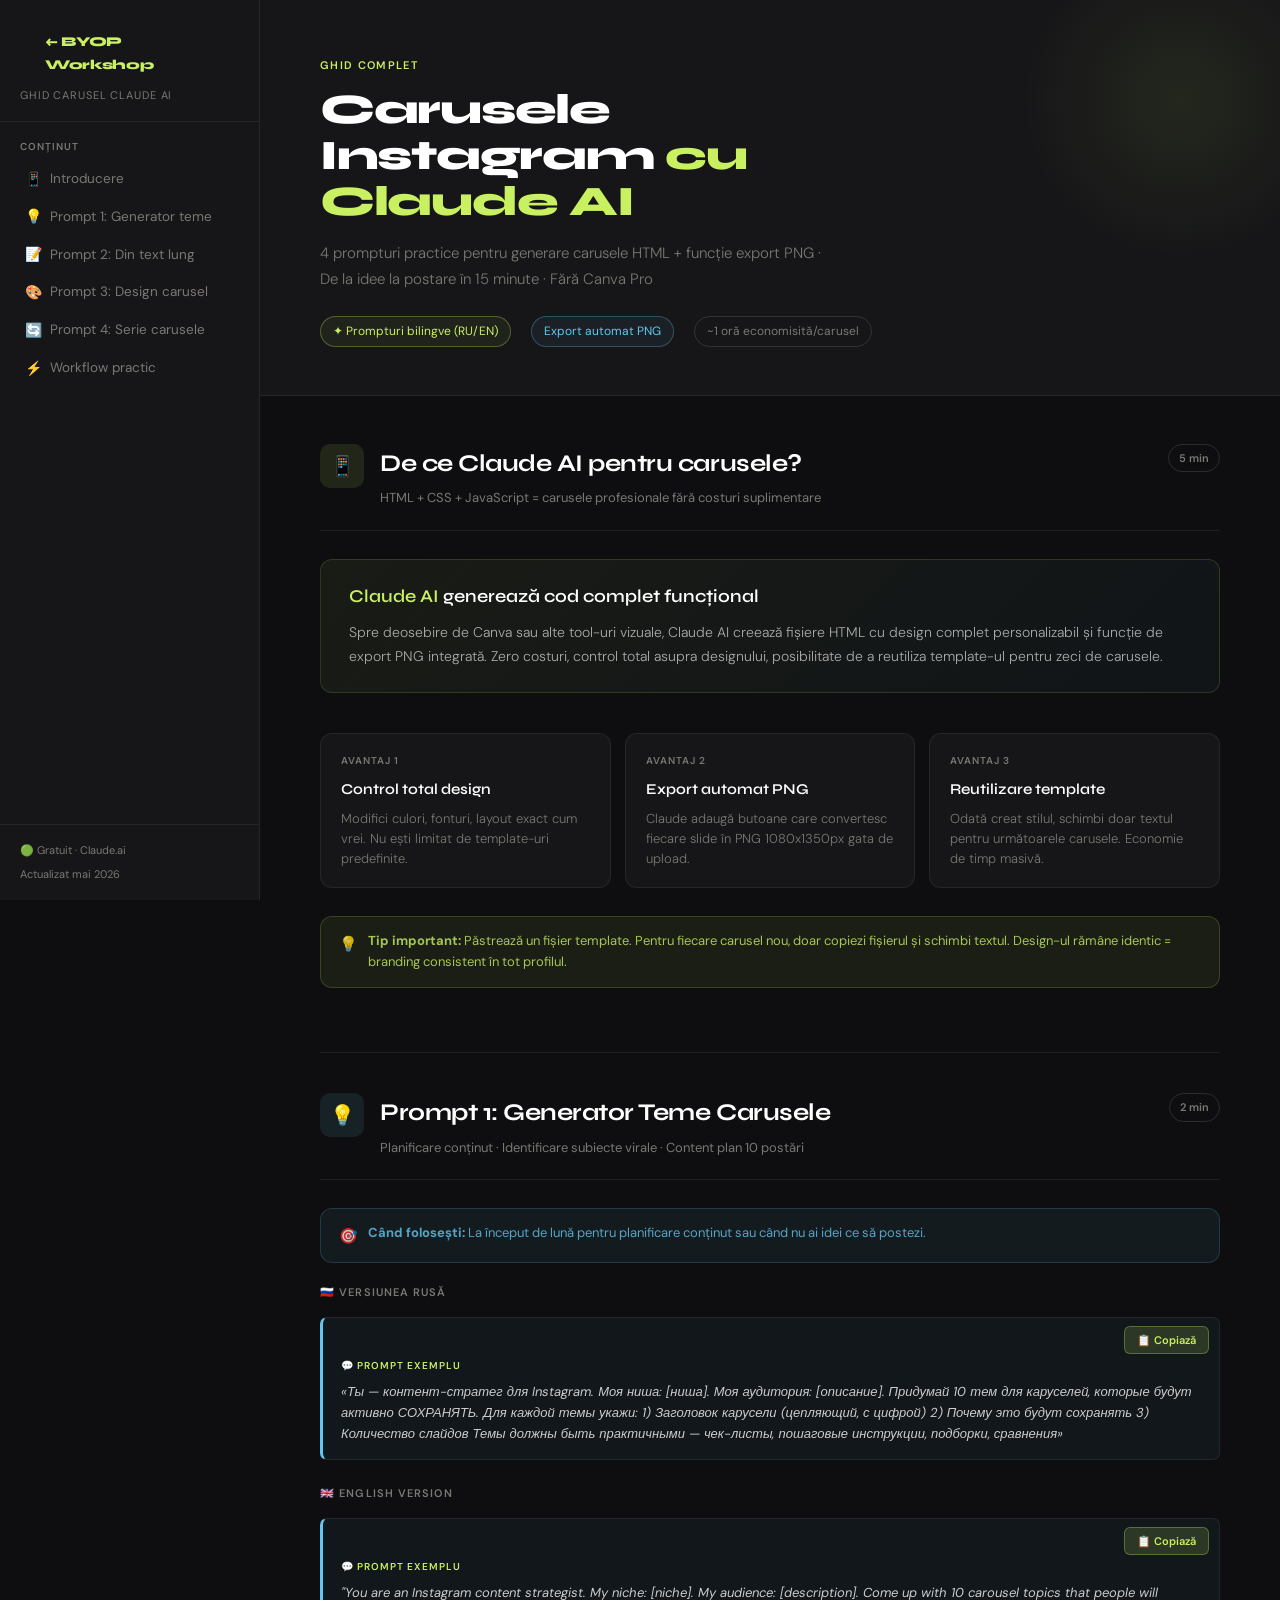
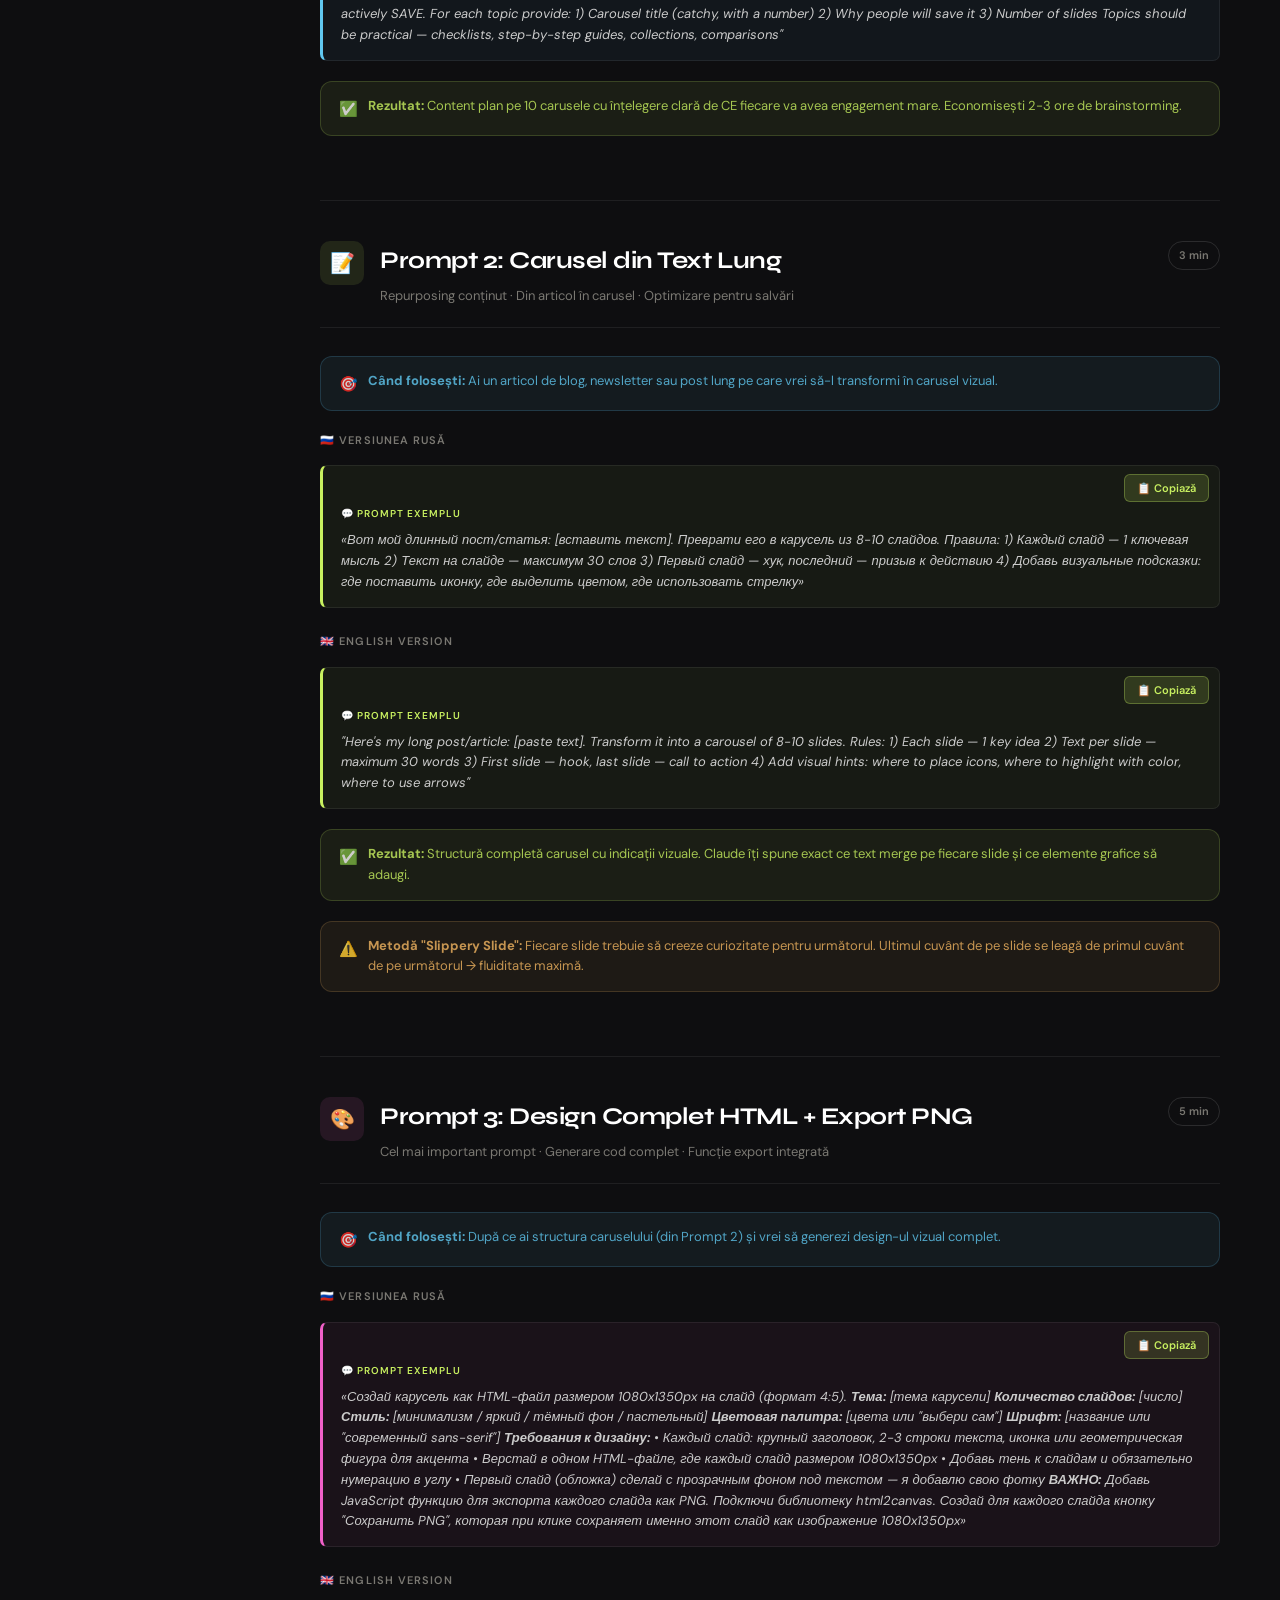
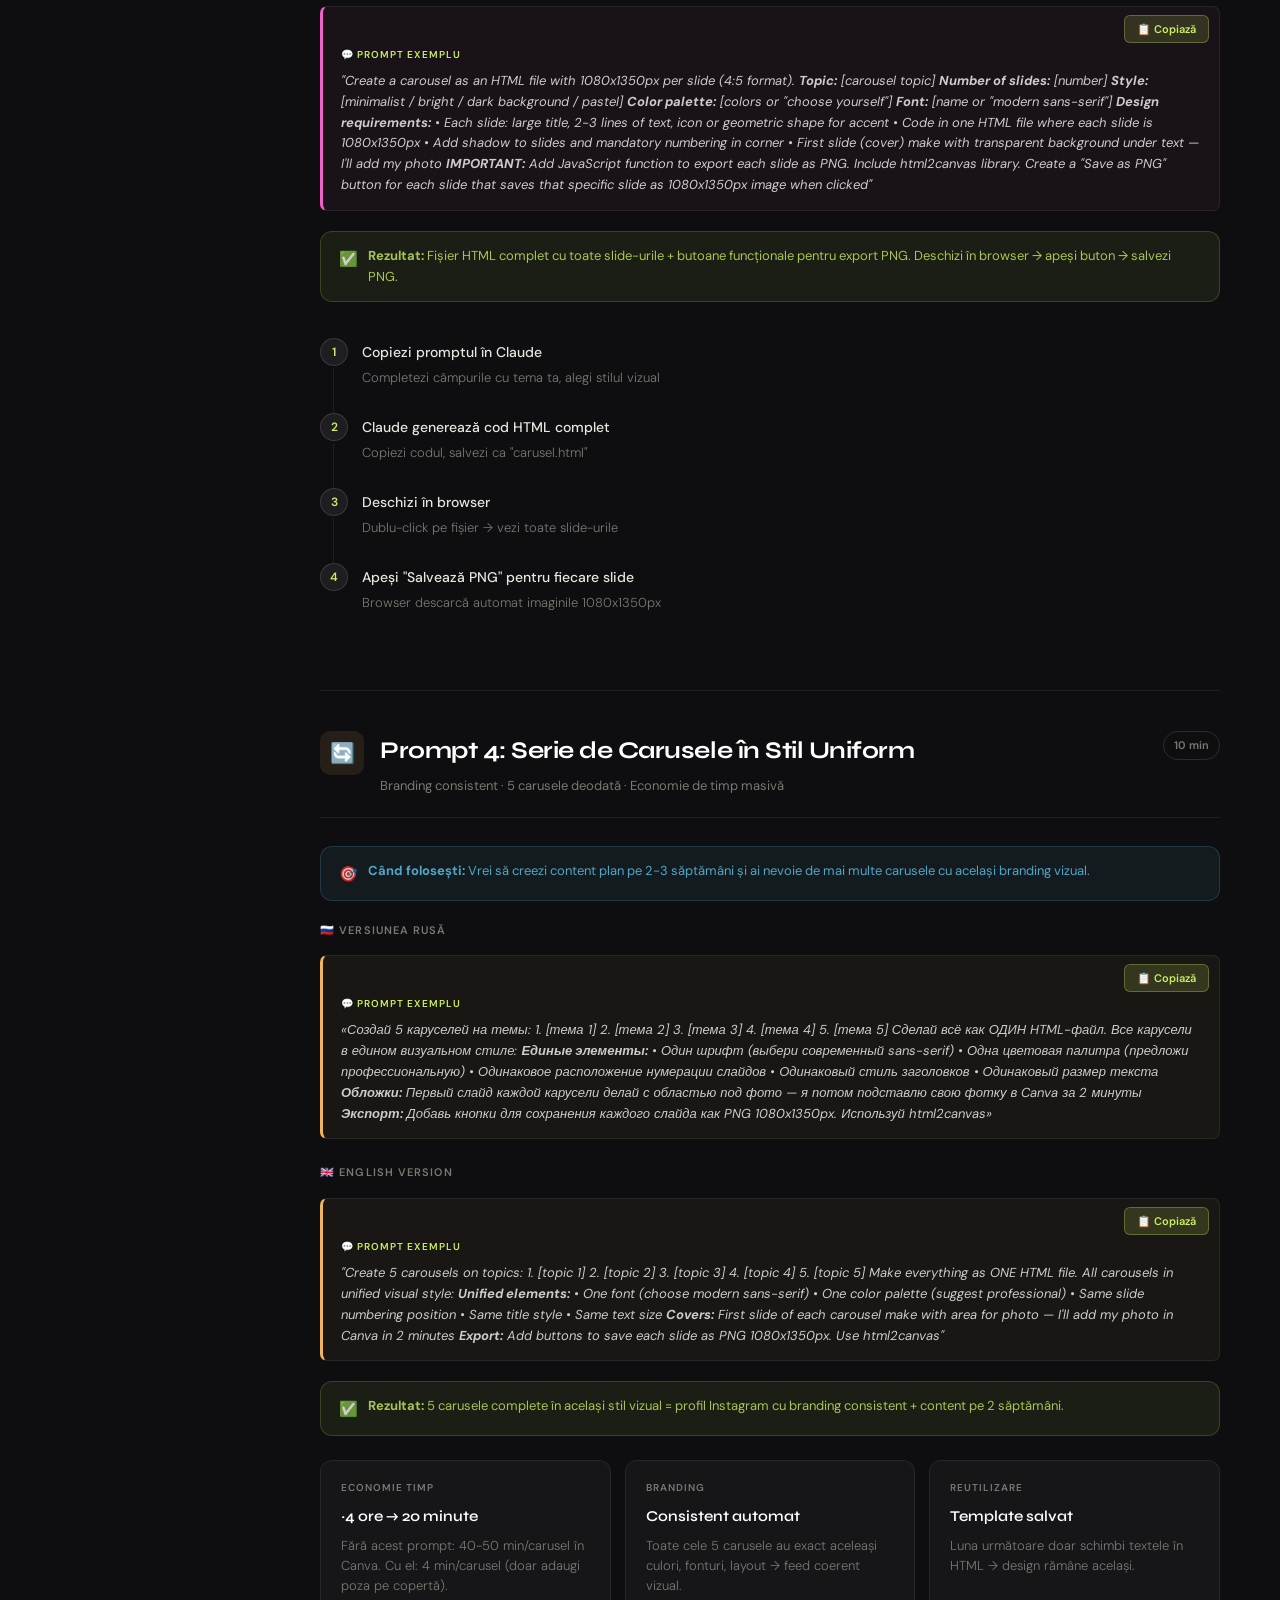
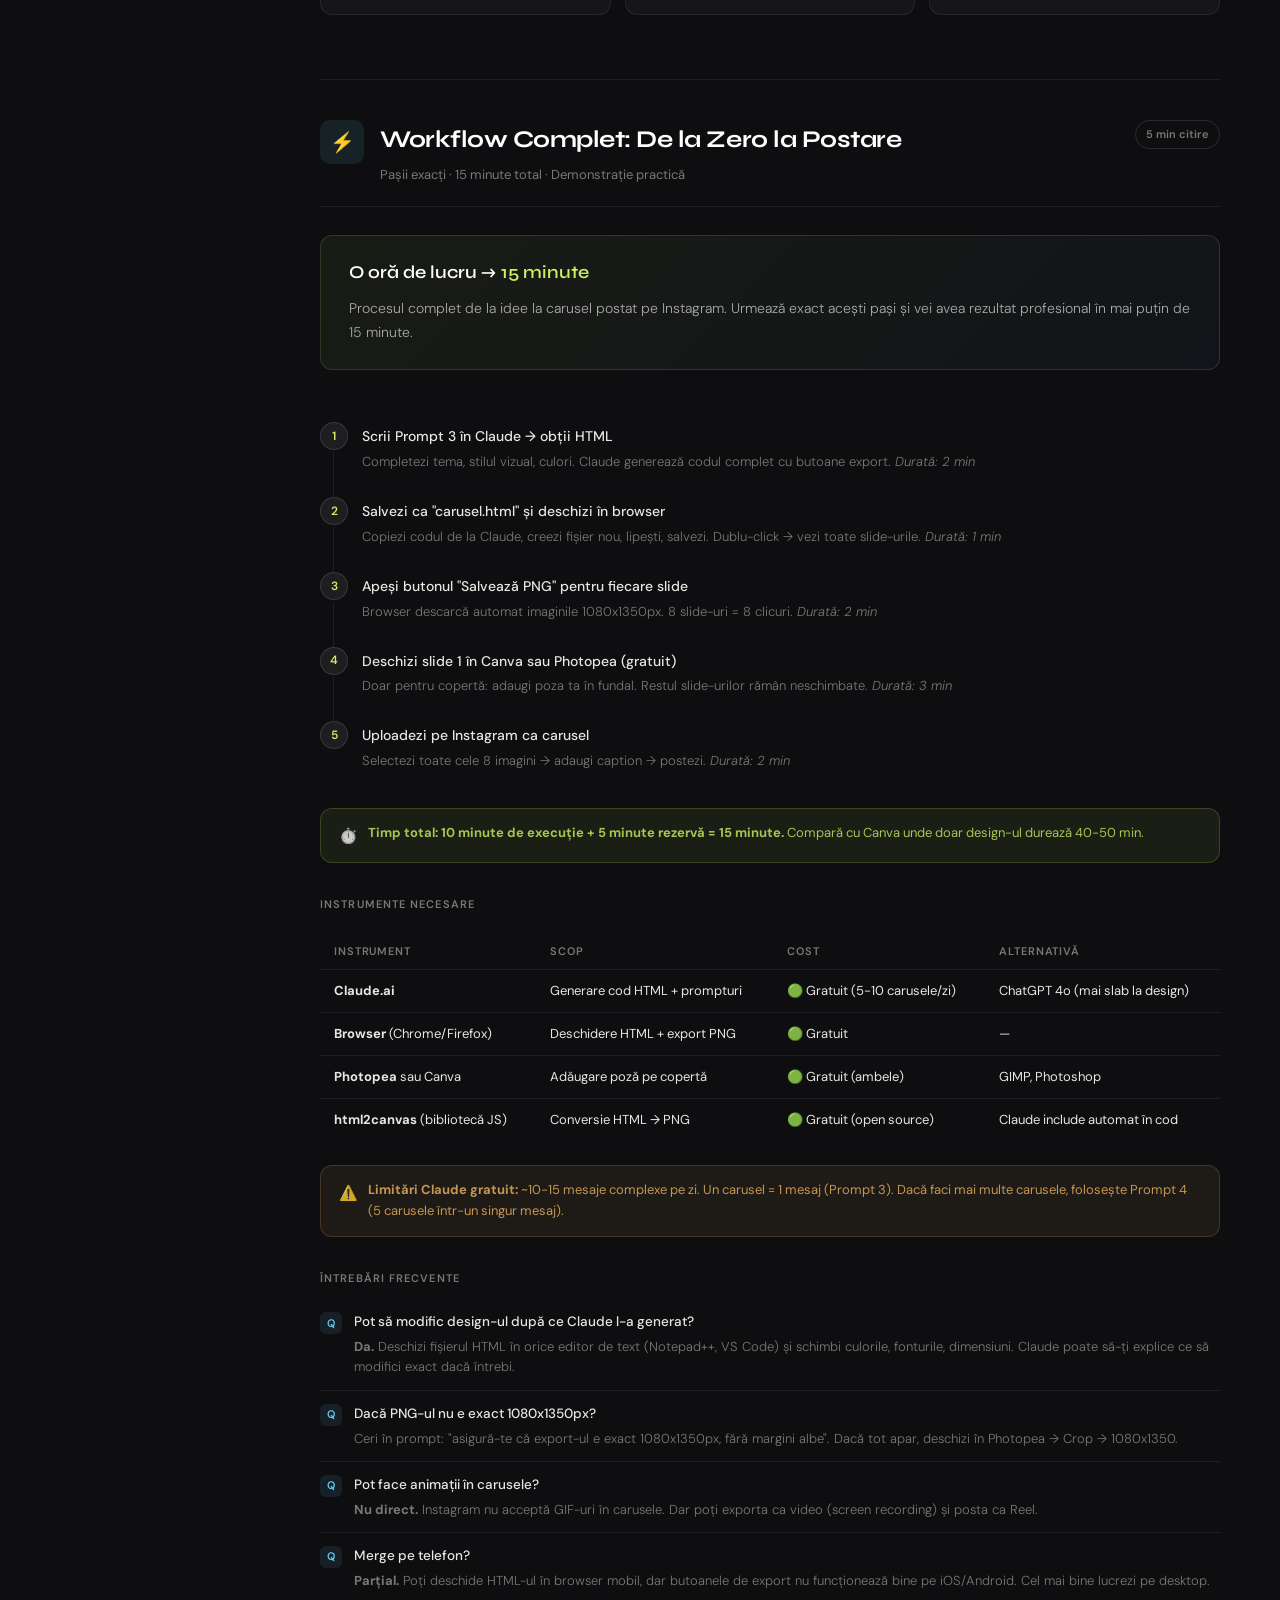
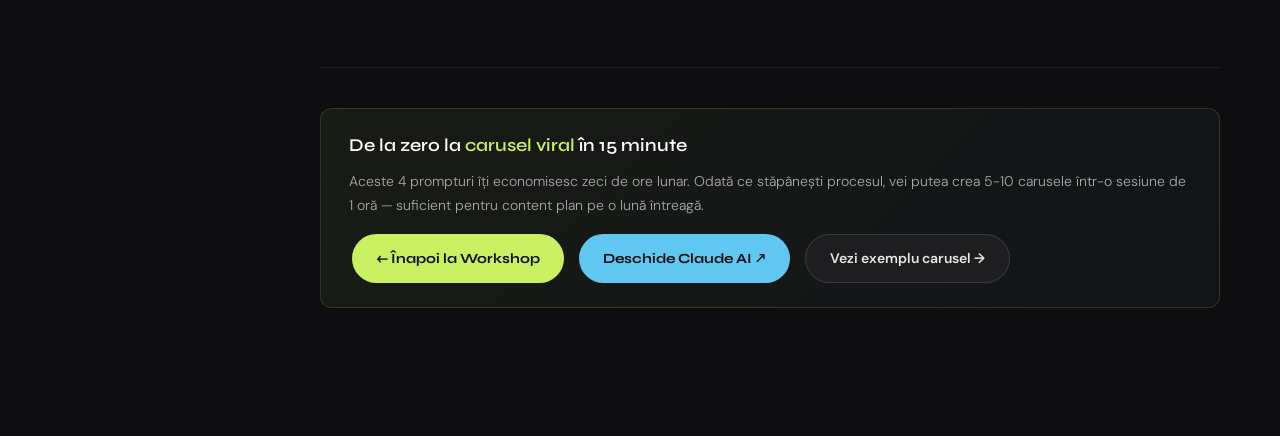
<file: ghid_carusel_claude_ai.html>
<!doctype html>
<html lang="ro">
    <head>
        <meta charset="UTF-8" />
        <meta name="viewport" content="width=device-width, initial-scale=1.0" />
        <title>Ghid Carusel Claude AI — BYOP Workshop</title>
        <link href="https://fonts.googleapis.com/css2?family=Syne:wght@400;600;700;800&family=DM+Sans:ital,wght@0,300;0,400;0,500;1,300&display=swap" rel="stylesheet" />
        <link rel="stylesheet" href="style.css" />
    </head>
    <body>
        <div id="reading-progress"></div>

        <div class="shell">
            <!-- SIDEBAR NAV -->
            <nav id="sidebar">
                <div class="nav-logo">
                    <div class="nav-logo-title">
                        <a href="index.html" style="text-decoration: none; color: var(--accent)">← BYOP Workshop</a>
                    </div>
                    <div class="nav-logo-sub">Ghid Carusel Claude AI</div>
                </div>

                <div class="nav-section-label">Conținut</div>
                <a href="#intro" class="nav-link active">
                    <span class="nav-icon">📱</span>
                    Introducere
                </a>
                <a href="#prompt1" class="nav-link">
                    <span class="nav-icon">💡</span>
                    Prompt 1: Generator teme
                </a>
                <a href="#prompt2" class="nav-link">
                    <span class="nav-icon">📝</span>
                    Prompt 2: Din text lung
                </a>
                <a href="#prompt3" class="nav-link">
                    <span class="nav-icon">🎨</span>
                    Prompt 3: Design carusel
                </a>
                <a href="#prompt4" class="nav-link">
                    <span class="nav-icon">🔄</span>
                    Prompt 4: Serie carusele
                </a>
                <a href="#workflow" class="nav-link">
                    <span class="nav-icon">⚡</span>
                    Workflow practic
                </a>

                <div class="nav-footer">
                    <div>🟢 Gratuit · Claude.ai</div>
                    <div style="margin-top: 6px">Actualizat mai 2026</div>
                </div>
            </nav>

            <!-- MAIN CONTENT -->
            <main id="main">
                <!-- HERO -->
                <div class="hero">
                    <div class="hero-eyebrow">Ghid Complet</div>
                    <h1 class="hero-title">
                        Carusele Instagram
                        <span>cu Claude AI</span>
                    </h1>
                    <p class="hero-desc">4 prompturi practice pentru generare carusele HTML + funcție export PNG · De la idee la postare în 15 minute · Fără Canva Pro</p>
                    <div class="hero-meta">
                        <span class="hero-badge green">✦ Prompturi bilingve (RU/EN)</span>
                        <span class="hero-badge blue">Export automat PNG</span>
                        <span class="hero-badge">~1 oră economisită/carusel</span>
                    </div>
                </div>

                <div class="content">
                    <!-- ===== INTRO ===== -->
                    <section class="section" id="intro">
                        <div class="section-header">
                            <div class="section-icon" style="background: rgba(200, 240, 96, 0.1)">📱</div>
                            <div>
                                <h2 class="section-title">De ce Claude AI pentru carusele?</h2>
                                <p class="section-subtitle">HTML + CSS + JavaScript = carusele profesionale fără costuri suplimentare</p>
                            </div>
                            <span class="duration-tag">5 min</span>
                        </div>

                        <div class="intro-block">
                            <div class="quote">
                                <span>Claude AI</span>
                                generează cod complet funcțional
                            </div>
                            <p style="font-size: 14px; color: #aaa; font-weight: 300">
                                Spre deosebire de Canva sau alte tool-uri vizuale, Claude AI creează fișiere HTML cu design complet personalizabil și funcție de export PNG integrată. Zero costuri,
                                control total asupra designului, posibilitate de a reutiliza template-ul pentru zeci de carusele.
                            </p>
                        </div>

                        <div class="cards">
                            <div class="card">
                                <div class="card-label">Avantaj 1</div>
                                <div class="card-title">Control total design</div>
                                <div class="card-desc">Modifici culori, fonturi, layout exact cum vrei. Nu ești limitat de template-uri predefinite.</div>
                            </div>
                            <div class="card">
                                <div class="card-label">Avantaj 2</div>
                                <div class="card-title">Export automat PNG</div>
                                <div class="card-desc">Claude adaugă butoane care convertesc fiecare slide în PNG 1080x1350px gata de upload.</div>
                            </div>
                            <div class="card">
                                <div class="card-label">Avantaj 3</div>
                                <div class="card-title">Reutilizare template</div>
                                <div class="card-desc">Odată creat stilul, schimbi doar textul pentru următoarele carusele. Economie de timp masivă.</div>
                            </div>
                        </div>

                        <div class="callout tip">
                            <span class="callout-icon">💡</span>
                            <div>
                                <strong>Tip important:</strong>
                                Păstrează un fișier template. Pentru fiecare carusel nou, doar copiezi fișierul și schimbi textul. Design-ul rămâne identic = branding consistent în tot profilul.
                            </div>
                        </div>
                    </section>

                    <hr />

                    <!-- ===== PROMPT 1 ===== -->
                    <section class="section" id="prompt1">
                        <div class="section-header">
                            <div class="section-icon" style="background: rgba(96, 200, 240, 0.1)">💡</div>
                            <div>
                                <h2 class="section-title">Prompt 1: Generator Teme Carusele</h2>
                                <p class="section-subtitle">Planificare conținut · Identificare subiecte virale · Content plan 10 postări</p>
                            </div>
                            <span class="duration-tag">2 min</span>
                        </div>

                        <div class="callout info">
                            <span class="callout-icon">🎯</span>
                            <div>
                                <strong>Când folosești:</strong>
                                La început de lună pentru planificare conținut sau când nu ai idei ce să postezi.
                            </div>
                        </div>

                        <div class="scenarios-title">🇷🇺 Versiunea Rusă</div>
                        <div class="prompt-block" style="background: rgba(96, 200, 240, 0.05); border-left: 3px solid var(--accent2)">
                            «Ты — контент-стратег для Instagram. Моя ниша: [ниша]. Моя аудитория: [описание]. Придумай 10 тем для каруселей, которые будут активно СОХРАНЯТЬ. Для каждой темы укажи: 1)
                            Заголовок карусели (цепляющий, с цифрой) 2) Почему это будут сохранять 3) Количество слайдов Темы должны быть практичными — чек-листы, пошаговые инструкции, подборки,
                            сравнения»
                        </div>

                        <div class="scenarios-title" style="margin-top: 24px">🇬🇧 English Version</div>
                        <div class="prompt-block" style="background: rgba(96, 200, 240, 0.05); border-left: 3px solid var(--accent2)">
                            "You are an Instagram content strategist. My niche: [niche]. My audience: [description]. Come up with 10 carousel topics that people will actively SAVE. For each topic
                            provide: 1) Carousel title (catchy, with a number) 2) Why people will save it 3) Number of slides Topics should be practical — checklists, step-by-step guides, collections,
                            comparisons"
                        </div>

                        <div class="callout tip" style="margin-top: 20px">
                            <span class="callout-icon">✅</span>
                            <div>
                                <strong>Rezultat:</strong>
                                Content plan pe 10 carusele cu înțelegere clară de CE fiecare va avea engagement mare. Economisești 2-3 ore de brainstorming.
                            </div>
                        </div>
                    </section>

                    <hr />

                    <!-- ===== PROMPT 2 ===== -->
                    <section class="section" id="prompt2">
                        <div class="section-header">
                            <div class="section-icon" style="background: rgba(200, 240, 96, 0.1)">📝</div>
                            <div>
                                <h2 class="section-title">Prompt 2: Carusel din Text Lung</h2>
                                <p class="section-subtitle">Repurposing conținut · Din articol în carusel · Optimizare pentru salvări</p>
                            </div>
                            <span class="duration-tag">3 min</span>
                        </div>

                        <div class="callout info">
                            <span class="callout-icon">🎯</span>
                            <div>
                                <strong>Când folosești:</strong>
                                Ai un articol de blog, newsletter sau post lung pe care vrei să-l transformi în carusel vizual.
                            </div>
                        </div>

                        <div class="scenarios-title">🇷🇺 Versiunea Rusă</div>
                        <div class="prompt-block" style="background: rgba(200, 240, 96, 0.05); border-left: 3px solid var(--accent)">
                            «Вот мой длинный пост/статья: [вставить текст]. Преврати его в карусель из 8-10 слайдов. Правила: 1) Каждый слайд — 1 ключевая мысль 2) Текст на слайде — максимум 30 слов
                            3) Первый слайд — хук, последний — призыв к действию 4) Добавь визуальные подсказки: где поставить иконку, где выделить цветом, где использовать стрелку»
                        </div>

                        <div class="scenarios-title" style="margin-top: 24px">🇬🇧 English Version</div>
                        <div class="prompt-block" style="background: rgba(200, 240, 96, 0.05); border-left: 3px solid var(--accent)">
                            "Here's my long post/article: [paste text]. Transform it into a carousel of 8-10 slides. Rules: 1) Each slide — 1 key idea 2) Text per slide — maximum 30 words 3) First
                            slide — hook, last slide — call to action 4) Add visual hints: where to place icons, where to highlight with color, where to use arrows"
                        </div>

                        <div class="callout tip" style="margin-top: 20px">
                            <span class="callout-icon">✅</span>
                            <div>
                                <strong>Rezultat:</strong>
                                Structură completă carusel cu indicații vizuale. Claude îți spune exact ce text merge pe fiecare slide și ce elemente grafice să adaugi.
                            </div>
                        </div>

                        <div class="callout warn" style="margin-top: 14px">
                            <span class="callout-icon">⚠️</span>
                            <div>
                                <strong>Metodă "Slippery Slide":</strong>
                                Fiecare slide trebuie să creeze curiozitate pentru următorul. Ultimul cuvânt de pe slide se leagă de primul cuvânt de pe următorul → fluiditate maximă.
                            </div>
                        </div>
                    </section>

                    <hr />

                    <!-- ===== PROMPT 3 ===== -->
                    <section class="section" id="prompt3">
                        <div class="section-header">
                            <div class="section-icon" style="background: rgba(240, 96, 200, 0.1)">🎨</div>
                            <div>
                                <h2 class="section-title">Prompt 3: Design Complet HTML + Export PNG</h2>
                                <p class="section-subtitle">Cel mai important prompt · Generare cod complet · Funcție export integrată</p>
                            </div>
                            <span class="duration-tag">5 min</span>
                        </div>

                        <div class="callout info">
                            <span class="callout-icon">🎯</span>
                            <div>
                                <strong>Când folosești:</strong>
                                După ce ai structura caruselului (din Prompt 2) și vrei să generezi design-ul vizual complet.
                            </div>
                        </div>

                        <div class="scenarios-title">🇷🇺 Versiunea Rusă</div>
                        <div class="prompt-block" style="background: rgba(240, 96, 200, 0.05); border-left: 3px solid var(--accent3)">
                            «Создай карусель как HTML-файл размером 1080x1350px на слайд (формат 4:5).

                            <strong>Тема:</strong>
                            [тема карусели]
                            <strong>Количество слайдов:</strong>
                            [число]
                            <strong>Стиль:</strong>
                            [минимализм / яркий / тёмный фон / пастельный]
                            <strong>Цветовая палитра:</strong>
                            [цвета или "выбери сам"]
                            <strong>Шрифт:</strong>
                            [название или "современный sans-serif"]

                            <strong>Требования к дизайну:</strong>
                            • Каждый слайд: крупный заголовок, 2-3 строки текста, иконка или геометрическая фигура для акцента • Верстай в одном HTML-файле, где каждый слайд размером 1080x1350px •
                            Добавь тень к слайдам и обязательно нумерацию в углу • Первый слайд (обложка) сделай с прозрачным фоном под текстом — я добавлю свою фотку

                            <strong>ВАЖНО:</strong>
                            Добавь JavaScript функцию для экспорта каждого слайда как PNG. Подключи библиотеку html2canvas. Создай для каждого слайда кнопку "Сохранить PNG", которая при клике
                            сохраняет именно этот слайд как изображение 1080x1350px»
                        </div>

                        <div class="scenarios-title" style="margin-top: 24px">🇬🇧 English Version</div>
                        <div class="prompt-block" style="background: rgba(240, 96, 200, 0.05); border-left: 3px solid var(--accent3)">
                            "Create a carousel as an HTML file with 1080x1350px per slide (4:5 format).

                            <strong>Topic:</strong>
                            [carousel topic]
                            <strong>Number of slides:</strong>
                            [number]
                            <strong>Style:</strong>
                            [minimalist / bright / dark background / pastel]
                            <strong>Color palette:</strong>
                            [colors or "choose yourself"]
                            <strong>Font:</strong>
                            [name or "modern sans-serif"]

                            <strong>Design requirements:</strong>
                            • Each slide: large title, 2-3 lines of text, icon or geometric shape for accent • Code in one HTML file where each slide is 1080x1350px • Add shadow to slides and
                            mandatory numbering in corner • First slide (cover) make with transparent background under text — I'll add my photo

                            <strong>IMPORTANT:</strong>
                            Add JavaScript function to export each slide as PNG. Include html2canvas library. Create a "Save as PNG" button for each slide that saves that specific slide as 1080x1350px
                            image when clicked"
                        </div>

                        <div class="callout tip" style="margin-top: 20px">
                            <span class="callout-icon">✅</span>
                            <div>
                                <strong>Rezultat:</strong>
                                Fișier HTML complet cu toate slide-urile + butoane funcționale pentru export PNG. Deschizi în browser → apeși buton → salvezi PNG.
                            </div>
                        </div>

                        <div class="workflow" style="margin-top: 24px">
                            <div class="workflow-step">
                                <div class="workflow-step-num">1</div>
                                <div class="workflow-step-body">
                                    <div class="workflow-step-title">Copiezi promptul în Claude</div>
                                    <div class="workflow-step-desc">Completezi câmpurile cu tema ta, alegi stilul vizual</div>
                                </div>
                            </div>
                            <div class="workflow-step">
                                <div class="workflow-step-num">2</div>
                                <div class="workflow-step-body">
                                    <div class="workflow-step-title">Claude generează cod HTML complet</div>
                                    <div class="workflow-step-desc">Copiezi codul, salvezi ca "carusel.html"</div>
                                </div>
                            </div>
                            <div class="workflow-step">
                                <div class="workflow-step-num">3</div>
                                <div class="workflow-step-body">
                                    <div class="workflow-step-title">Deschizi în browser</div>
                                    <div class="workflow-step-desc">Dublu-click pe fișier → vezi toate slide-urile</div>
                                </div>
                            </div>
                            <div class="workflow-step">
                                <div class="workflow-step-num">4</div>
                                <div class="workflow-step-body">
                                    <div class="workflow-step-title">Apeși "Salvează PNG" pentru fiecare slide</div>
                                    <div class="workflow-step-desc">Browser descarcă automat imaginile 1080x1350px</div>
                                </div>
                            </div>
                        </div>
                    </section>

                    <hr />

                    <!-- ===== PROMPT 4 ===== -->
                    <section class="section" id="prompt4">
                        <div class="section-header">
                            <div class="section-icon" style="background: rgba(240, 180, 96, 0.1)">🔄</div>
                            <div>
                                <h2 class="section-title">Prompt 4: Serie de Carusele în Stil Uniform</h2>
                                <p class="section-subtitle">Branding consistent · 5 carusele deodată · Economie de timp masivă</p>
                            </div>
                            <span class="duration-tag">10 min</span>
                        </div>

                        <div class="callout info">
                            <span class="callout-icon">🎯</span>
                            <div>
                                <strong>Când folosești:</strong>
                                Vrei să creezi content plan pe 2-3 săptămâni și ai nevoie de mai multe carusele cu același branding vizual.
                            </div>
                        </div>

                        <div class="scenarios-title">🇷🇺 Versiunea Rusă</div>
                        <div class="prompt-block" style="background: rgba(240, 180, 96, 0.05); border-left: 3px solid var(--warn)">
                            «Создай 5 каруселей на темы: 1. [тема 1] 2. [тема 2] 3. [тема 3] 4. [тема 4] 5. [тема 5] Сделай всё как ОДИН HTML-файл. Все карусели в едином визуальном стиле:

                            <strong>Единые элементы:</strong>
                            • Один шрифт (выбери современный sans-serif) • Одна цветовая палитра (предложи профессиональную) • Одинаковое расположение нумерации слайдов • Одинаковый стиль заголовков •
                            Одинаковый размер текста

                            <strong>Обложки:</strong>
                            Первый слайд каждой карусели делай с областью под фото — я потом подставлю свою фотку в Canva за 2 минуты

                            <strong>Экспорт:</strong>
                            Добавь кнопки для сохранения каждого слайда как PNG 1080x1350px. Используй html2canvas»
                        </div>

                        <div class="scenarios-title" style="margin-top: 24px">🇬🇧 English Version</div>
                        <div class="prompt-block" style="background: rgba(240, 180, 96, 0.05); border-left: 3px solid var(--warn)">
                            "Create 5 carousels on topics: 1. [topic 1] 2. [topic 2] 3. [topic 3] 4. [topic 4] 5. [topic 5] Make everything as ONE HTML file. All carousels in unified visual style:

                            <strong>Unified elements:</strong>
                            • One font (choose modern sans-serif) • One color palette (suggest professional) • Same slide numbering position • Same title style • Same text size

                            <strong>Covers:</strong>
                            First slide of each carousel make with area for photo — I'll add my photo in Canva in 2 minutes

                            <strong>Export:</strong>
                            Add buttons to save each slide as PNG 1080x1350px. Use html2canvas"
                        </div>

                        <div class="callout tip" style="margin-top: 20px">
                            <span class="callout-icon">✅</span>
                            <div>
                                <strong>Rezultat:</strong>
                                5 carusele complete în același stil vizual = profil Instagram cu branding consistent + content pe 2 săptămâni.
                            </div>
                        </div>

                        <div class="cards" style="margin-top: 24px">
                            <div class="card">
                                <div class="card-label">Economie timp</div>
                                <div class="card-title">~4 ore → 20 minute</div>
                                <div class="card-desc">Fără acest prompt: 40-50 min/carusel în Canva. Cu el: 4 min/carusel (doar adaugi poza pe copertă).</div>
                            </div>
                            <div class="card">
                                <div class="card-label">Branding</div>
                                <div class="card-title">Consistent automat</div>
                                <div class="card-desc">Toate cele 5 carusele au exact aceleași culori, fonturi, layout → feed coerent vizual.</div>
                            </div>
                            <div class="card">
                                <div class="card-label">Reutilizare</div>
                                <div class="card-title">Template salvat</div>
                                <div class="card-desc">Luna următoare doar schimbi textele în HTML → design rămâne același.</div>
                            </div>
                        </div>
                    </section>

                    <hr />

                    <!-- ===== WORKFLOW PRACTIC ===== -->
                    <section class="section" id="workflow">
                        <div class="section-header">
                            <div class="section-icon" style="background: rgba(96, 200, 240, 0.1)">⚡</div>
                            <div>
                                <h2 class="section-title">Workflow Complet: De la Zero la Postare</h2>
                                <p class="section-subtitle">Pașii exacți · 15 minute total · Demonstrație practică</p>
                            </div>
                            <span class="duration-tag">5 min citire</span>
                        </div>

                        <div class="intro-block">
                            <div class="quote">
                                O oră de lucru →
                                <span>15 minute</span>
                            </div>
                            <p style="font-size: 14px; color: #aaa; font-weight: 300">
                                Procesul complet de la idee la carusel postat pe Instagram. Urmează exact acești pași și vei avea rezultat profesional în mai puțin de 15 minute.
                            </p>
                        </div>

                        <div class="workflow">
                            <div class="workflow-step">
                                <div class="workflow-step-num">1</div>
                                <div class="workflow-step-body">
                                    <div class="workflow-step-title">Scrii Prompt 3 în Claude → obții HTML</div>
                                    <div class="workflow-step-desc">
                                        Completezi tema, stilul vizual, culori. Claude generează codul complet cu butoane export.
                                        <em>Durată: 2 min</em>
                                    </div>
                                </div>
                            </div>
                            <div class="workflow-step">
                                <div class="workflow-step-num">2</div>
                                <div class="workflow-step-body">
                                    <div class="workflow-step-title">Salvezi ca "carusel.html" și deschizi în browser</div>
                                    <div class="workflow-step-desc">
                                        Copiezi codul de la Claude, creezi fișier nou, lipești, salvezi. Dublu-click → vezi toate slide-urile.
                                        <em>Durată: 1 min</em>
                                    </div>
                                </div>
                            </div>
                            <div class="workflow-step">
                                <div class="workflow-step-num">3</div>
                                <div class="workflow-step-body">
                                    <div class="workflow-step-title">Apeși butonul "Salvează PNG" pentru fiecare slide</div>
                                    <div class="workflow-step-desc">
                                        Browser descarcă automat imaginile 1080x1350px. 8 slide-uri = 8 clicuri.
                                        <em>Durată: 2 min</em>
                                    </div>
                                </div>
                            </div>
                            <div class="workflow-step">
                                <div class="workflow-step-num">4</div>
                                <div class="workflow-step-body">
                                    <div class="workflow-step-title">Deschizi slide 1 în Canva sau Photopea (gratuit)</div>
                                    <div class="workflow-step-desc">
                                        Doar pentru copertă: adaugi poza ta în fundal. Restul slide-urilor rămân neschimbate.
                                        <em>Durată: 3 min</em>
                                    </div>
                                </div>
                            </div>
                            <div class="workflow-step">
                                <div class="workflow-step-num">5</div>
                                <div class="workflow-step-body">
                                    <div class="workflow-step-title">Uploadezi pe Instagram ca carusel</div>
                                    <div class="workflow-step-desc">
                                        Selectezi toate cele 8 imagini → adaugi caption → postezi.
                                        <em>Durată: 2 min</em>
                                    </div>
                                </div>
                            </div>
                        </div>

                        <div class="callout tip" style="margin-top: 24px">
                            <span class="callout-icon">⏱️</span>
                            <div>
                                <strong>Timp total: 10 minute de execuție + 5 minute rezervă = 15 minute.</strong>
                                Compară cu Canva unde doar design-ul durează 40-50 min.
                            </div>
                        </div>

                        <div class="scenarios-title" style="margin-top: 32px">Instrumente necesare</div>

                        <table class="wiki-table">
                            <thead>
                                <tr>
                                    <th>Instrument</th>
                                    <th>Scop</th>
                                    <th>Cost</th>
                                    <th>Alternativă</th>
                                </tr>
                            </thead>
                            <tbody>
                                <tr>
                                    <td><strong>Claude.ai</strong></td>
                                    <td>Generare cod HTML + prompturi</td>
                                    <td>🟢 Gratuit (5-10 carusele/zi)</td>
                                    <td>ChatGPT 4o (mai slab la design)</td>
                                </tr>
                                <tr>
                                    <td>
                                        <strong>Browser</strong>
                                        (Chrome/Firefox)
                                    </td>
                                    <td>Deschidere HTML + export PNG</td>
                                    <td>🟢 Gratuit</td>
                                    <td>—</td>
                                </tr>
                                <tr>
                                    <td>
                                        <strong>Photopea</strong>
                                        sau Canva
                                    </td>
                                    <td>Adăugare poză pe copertă</td>
                                    <td>🟢 Gratuit (ambele)</td>
                                    <td>GIMP, Photoshop</td>
                                </tr>
                                <tr>
                                    <td>
                                        <strong>html2canvas</strong>
                                        (bibliotecă JS)
                                    </td>
                                    <td>Conversie HTML → PNG</td>
                                    <td>🟢 Gratuit (open source)</td>
                                    <td>Claude include automat în cod</td>
                                </tr>
                            </tbody>
                        </table>

                        <div class="callout warn" style="margin-top: 24px">
                            <span class="callout-icon">⚠️</span>
                            <div>
                                <strong>Limitări Claude gratuit:</strong>
                                ~10-15 mesaje complexe pe zi. Un carusel = 1 mesaj (Prompt 3). Dacă faci mai multe carusele, folosește Prompt 4 (5 carusele într-un singur mesaj).
                            </div>
                        </div>

                        <div class="scenarios-title" style="margin-top: 32px">Întrebări frecvente</div>

                        <div class="scenario">
                            <div class="scenario-num" style="background: rgba(96, 200, 240, 0.1); color: var(--accent2)">Q</div>
                            <div class="scenario-content">
                                <div class="scenario-title">Pot să modific design-ul după ce Claude l-a generat?</div>
                                <div class="scenario-desc">
                                    <strong>Da.</strong>
                                    Deschizi fișierul HTML în orice editor de text (Notepad++, VS Code) și schimbi culorile, fonturile, dimensiuni. Claude poate să-ți explice ce să modifici exact dacă
                                    întrebi.
                                </div>
                            </div>
                        </div>
                        <div class="scenario">
                            <div class="scenario-num" style="background: rgba(96, 200, 240, 0.1); color: var(--accent2)">Q</div>
                            <div class="scenario-content">
                                <div class="scenario-title">Dacă PNG-ul nu e exact 1080x1350px?</div>
                                <div class="scenario-desc">
                                    Ceri în prompt: "asigură-te că export-ul e exact 1080x1350px, fără margini albe". Dacă tot apar, deschizi în Photopea → Crop → 1080x1350.
                                </div>
                            </div>
                        </div>
                        <div class="scenario">
                            <div class="scenario-num" style="background: rgba(96, 200, 240, 0.1); color: var(--accent2)">Q</div>
                            <div class="scenario-content">
                                <div class="scenario-title">Pot face animații în carusele?</div>
                                <div class="scenario-desc">
                                    <strong>Nu direct.</strong>
                                    Instagram nu acceptă GIF-uri în carusele. Dar poți exporta ca video (screen recording) și posta ca Reel.
                                </div>
                            </div>
                        </div>
                        <div class="scenario">
                            <div class="scenario-num" style="background: rgba(96, 200, 240, 0.1); color: var(--accent2)">Q</div>
                            <div class="scenario-content">
                                <div class="scenario-title">Merge pe telefon?</div>
                                <div class="scenario-desc">
                                    <strong>Parțial.</strong>
                                    Poți deschide HTML-ul în browser mobil, dar butoanele de export nu funcționează bine pe iOS/Android. Cel mai bine lucrezi pe desktop.
                                </div>
                            </div>
                        </div>
                    </section>

                    <hr />

                    <!-- ÎNCHEIERE -->
                    <section class="section" id="close" style="margin-bottom: 80px">
                        <div class="intro-block">
                            <div class="quote">
                                De la zero la
                                <span>carusel viral</span>
                                în 15 minute
                            </div>
                            <p style="font-size: 14px; color: #aaa; font-weight: 300; margin-bottom: 16px">
                                Aceste 4 prompturi îți economisesc zeci de ore lunar. Odată ce stăpânești procesul, vei putea crea 5-10 carusele într-o sesiune de 1 oră — suficient pentru content plan
                                pe o lună întreagă.
                            </p>
                            <div style="display: flex; gap: 12px; flex-wrap: wrap">
                                <a
                                    href="index.html"
                                    style="
                                        display: inline-flex;
                                        align-items: center;
                                        gap: 8px;
                                        padding: 12px 24px;
                                        background: var(--accent);
                                        color: var(--bg);
                                        border-radius: 100px;
                                        text-decoration: none;
                                        font-family: &quot;Syne&quot;, sans-serif;
                                        font-weight: 700;
                                        font-size: 14px;
                                    ">
                                    ← Înapoi la Workshop
                                </a>
                                <a
                                    href="https://claude.ai"
                                    target="_blank"
                                    rel="noopener"
                                    style="
                                        display: inline-flex;
                                        align-items: center;
                                        gap: 8px;
                                        padding: 12px 24px;
                                        background: var(--accent2);
                                        color: var(--bg);
                                        border-radius: 100px;
                                        text-decoration: none;
                                        font-family: &quot;Syne&quot;, sans-serif;
                                        font-weight: 700;
                                        font-size: 14px;
                                    ">
                                    Deschide Claude AI ↗
                                </a>
                                <a
                                    href="notebooklm_carousel.html"
                                    style="
                                        display: inline-flex;
                                        align-items: center;
                                        gap: 8px;
                                        padding: 12px 24px;
                                        background: var(--bg3);
                                        color: var(--text);
                                        border: 1px solid var(--border2);
                                        border-radius: 100px;
                                        text-decoration: none;
                                        font-weight: 600;
                                        font-size: 14px;
                                    ">
                                    Vezi exemplu carusel →
                                </a>
                            </div>
                        </div>
                    </section>
                </div>
            </main>
        </div>

        <script>
            // Active nav link on scroll
            const sections = document.querySelectorAll("section[id]");
            const navLinks = document.querySelectorAll(".nav-link");
            const progress = document.getElementById("reading-progress");

            function updateNav() {
                const scrollY = window.scrollY;
                const docH = document.body.scrollHeight - window.innerHeight;
                progress.style.width = (scrollY / docH) * 100 + "%";

                let current = "";
                sections.forEach((sec) => {
                    if (scrollY >= sec.offsetTop - 80) current = sec.id;
                });
                navLinks.forEach((link) => {
                    link.classList.remove("active");
                    if (link.getAttribute("href") === "#" + current) link.classList.add("active");
                });
            }

            window.addEventListener("scroll", updateNav, { passive: true });

            // Smooth scroll
            navLinks.forEach((link) => {
                link.addEventListener("click", (e) => {
                    e.preventDefault();
                    const target = document.querySelector(link.getAttribute("href"));
                    if (target) target.scrollIntoView({ behavior: "smooth" });
                });
            });

            // Add copy buttons to all prompt blocks
            document.addEventListener("DOMContentLoaded", function () {
                const promptBlocks = document.querySelectorAll(".prompt-block");

                promptBlocks.forEach(function (block) {
                    // Make block relative positioned for button placement
                    block.style.position = "relative";
                    block.style.paddingTop = "40px";

                    // Create copy button
                    const copyBtn = document.createElement("button");
                    copyBtn.innerHTML = "📋 Copiază";
                    copyBtn.style.cssText =
                        'position: absolute; top: 8px; right: 10px; padding: 6px 12px; background: rgba(200, 240, 96, 0.15); border: 1px solid rgba(200, 240, 96, 0.3); border-radius: 6px; color: #c8f060; font-size: 11px; font-weight: 600; cursor: pointer; transition: all 0.2s; font-family: "DM Sans", sans-serif;';

                    // Hover effect
                    copyBtn.onmouseover = function () {
                        this.style.background = "rgba(200, 240, 96, 0.25)";
                        this.style.borderColor = "rgba(200, 240, 96, 0.5)";
                    };
                    copyBtn.onmouseout = function () {
                        if (this.innerHTML !== "✓ Copiat!") {
                            this.style.background = "rgba(200, 240, 96, 0.15)";
                            this.style.borderColor = "rgba(200, 240, 96, 0.3)";
                        }
                    };

                    // Copy functionality
                    copyBtn.onclick = function () {
                        const textToCopy = block.innerText.replace("📋 Copiază", "").replace("✓ Copiat!", "").trim();

                        navigator.clipboard
                            .writeText(textToCopy)
                            .then(function () {
                                copyBtn.innerHTML = "✓ Copiat!";
                                copyBtn.style.background = "rgba(200, 240, 96, 0.3)";
                                copyBtn.style.borderColor = "rgba(200, 240, 96, 0.6)";
                                copyBtn.style.color = "#c8f060";

                                setTimeout(function () {
                                    copyBtn.innerHTML = "📋 Copiază";
                                    copyBtn.style.background = "rgba(200, 240, 96, 0.15)";
                                    copyBtn.style.borderColor = "rgba(200, 240, 96, 0.3)";
                                }, 2000);
                            })
                            .catch(function (err) {
                                console.error("Eroare la copiere:", err);
                                copyBtn.innerHTML = "✗ Eroare";
                                setTimeout(function () {
                                    copyBtn.innerHTML = "📋 Copiază";
                                }, 2000);
                            });
                    };

                    block.insertBefore(copyBtn, block.firstChild);
                });
            });
        </script>
    </body>
</html>
</file>
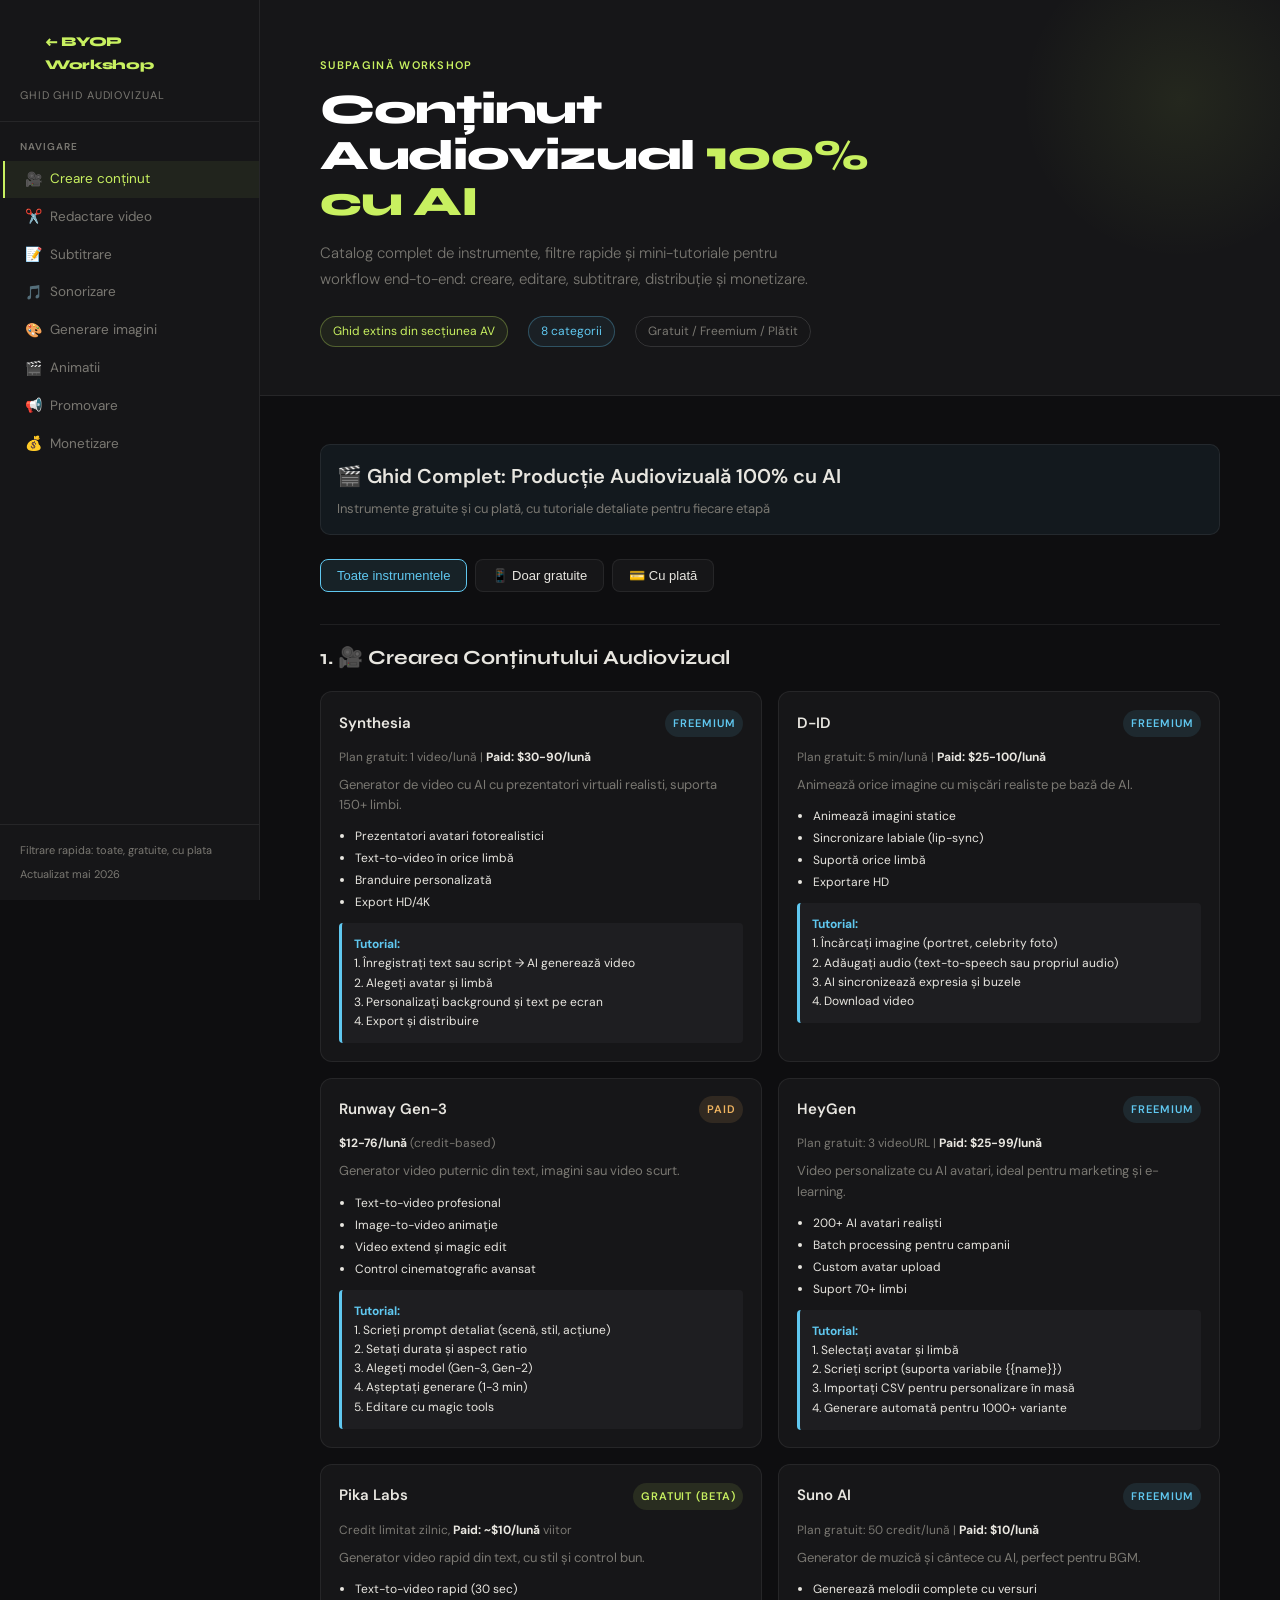
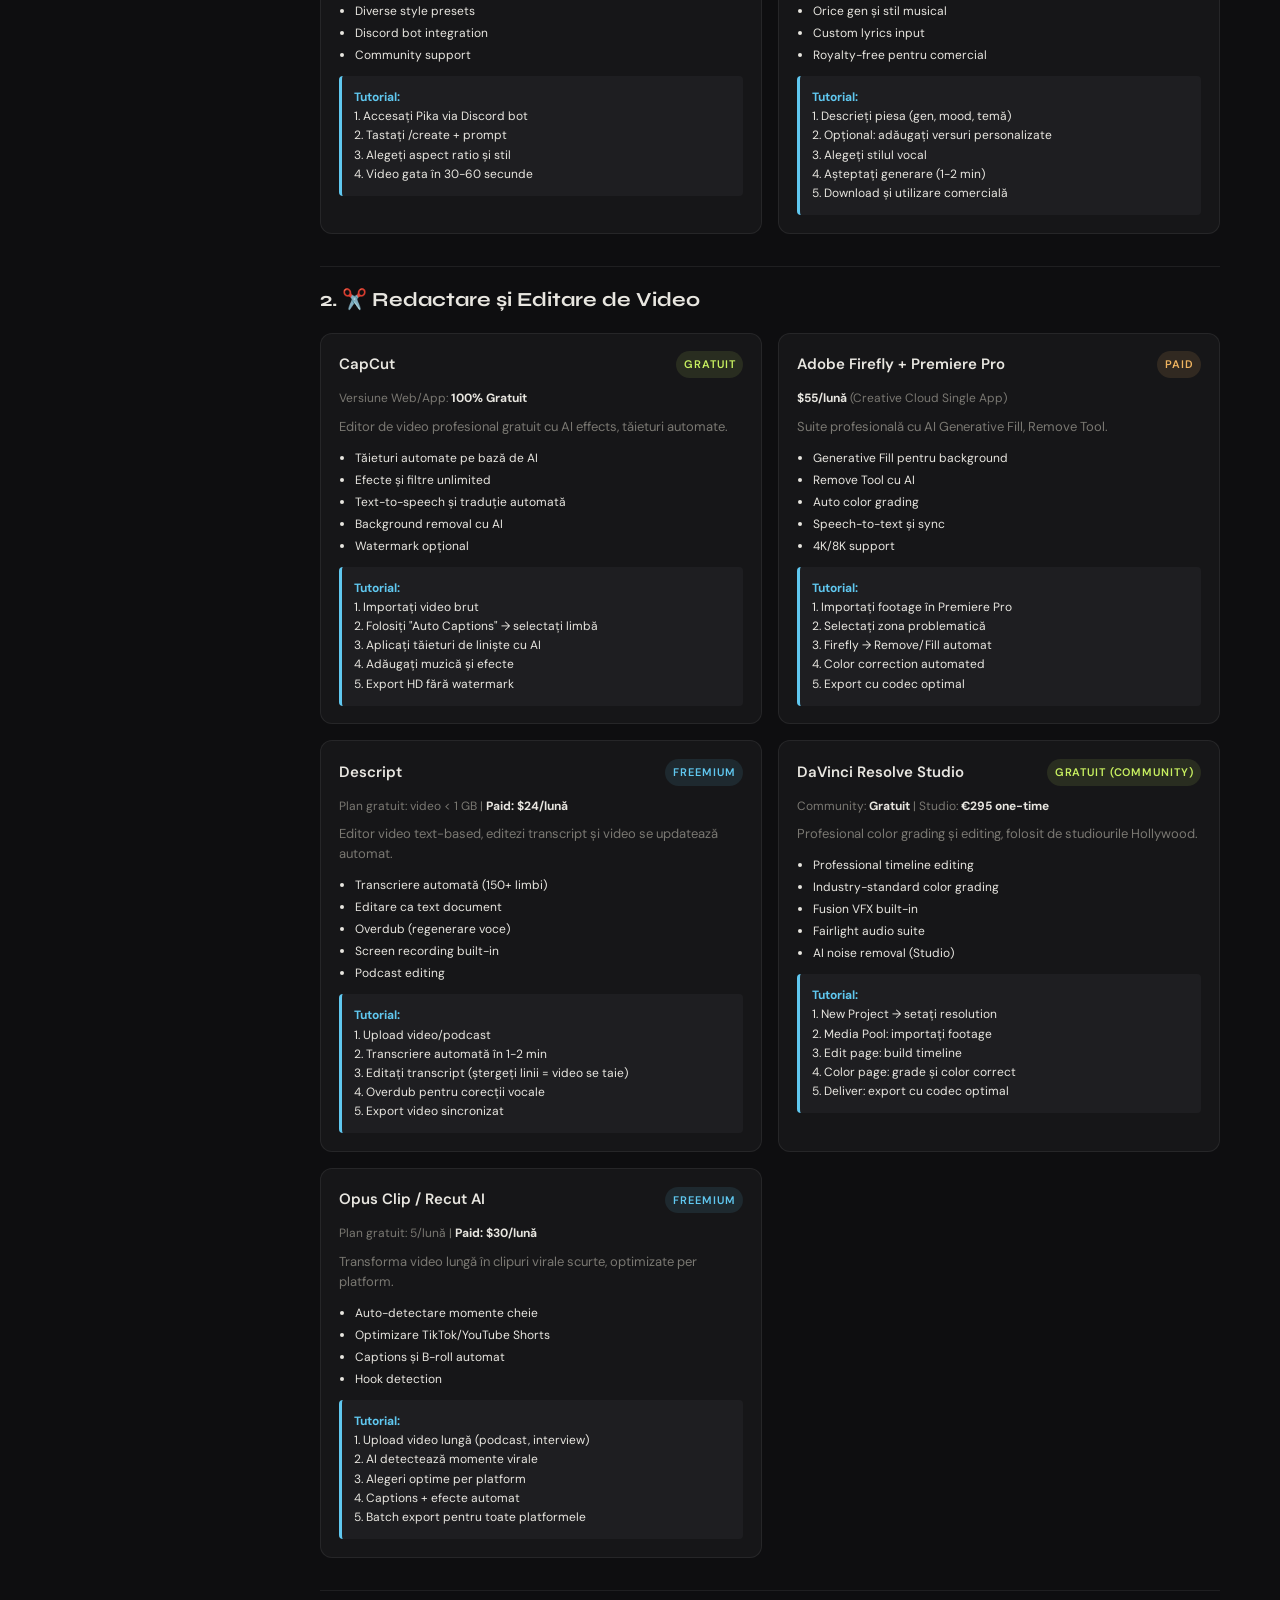
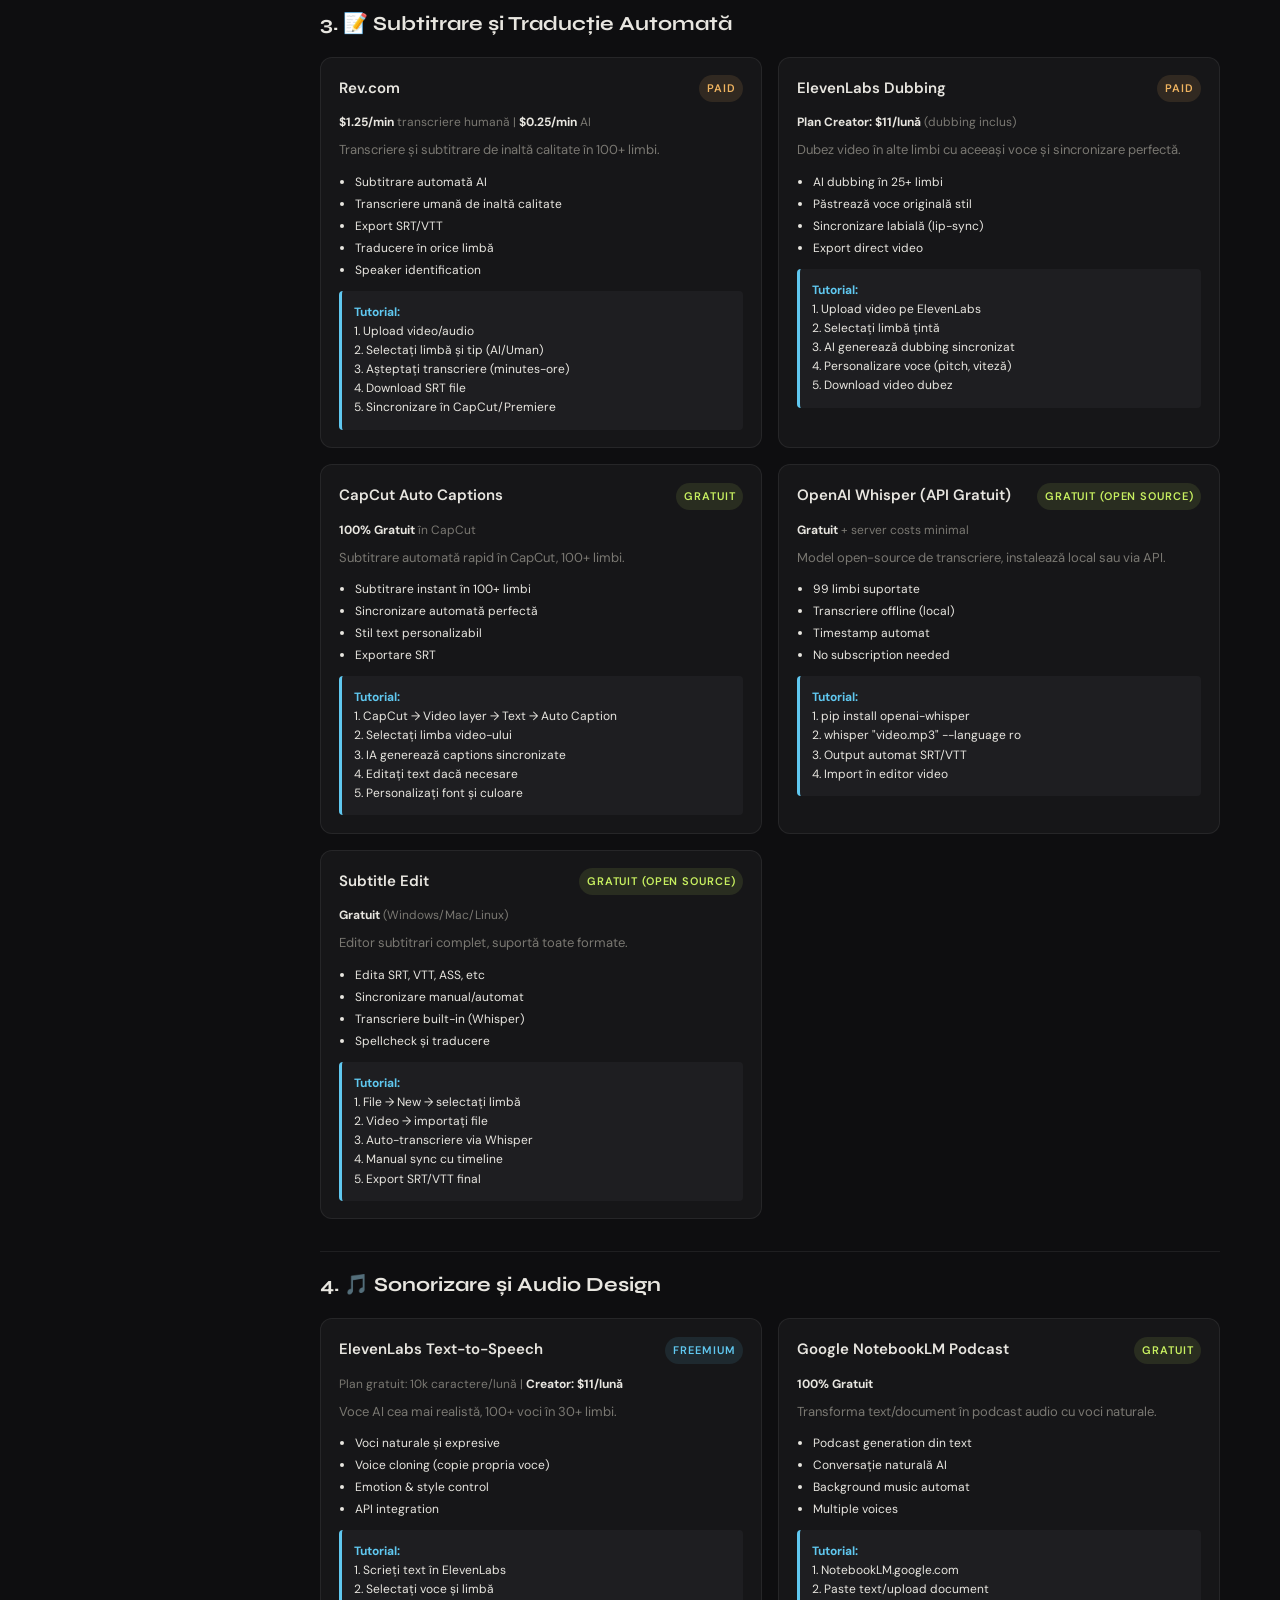
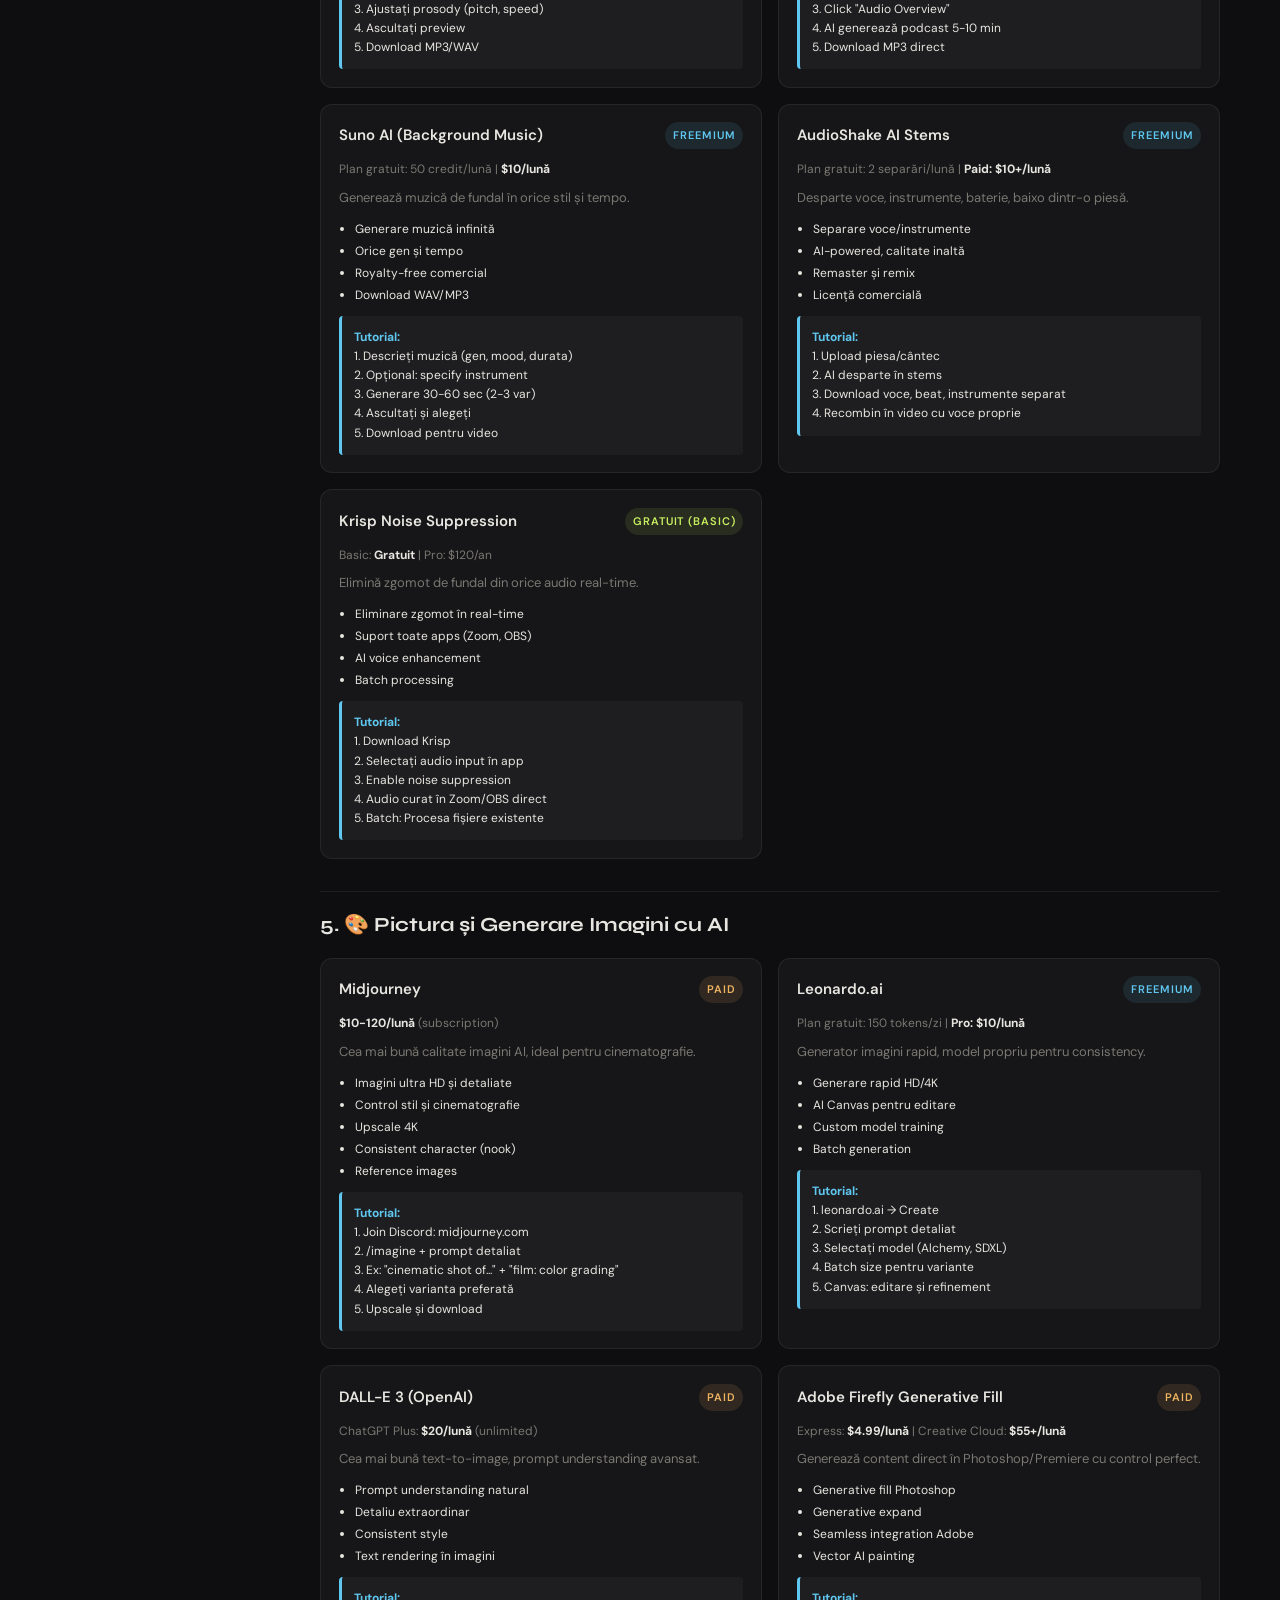
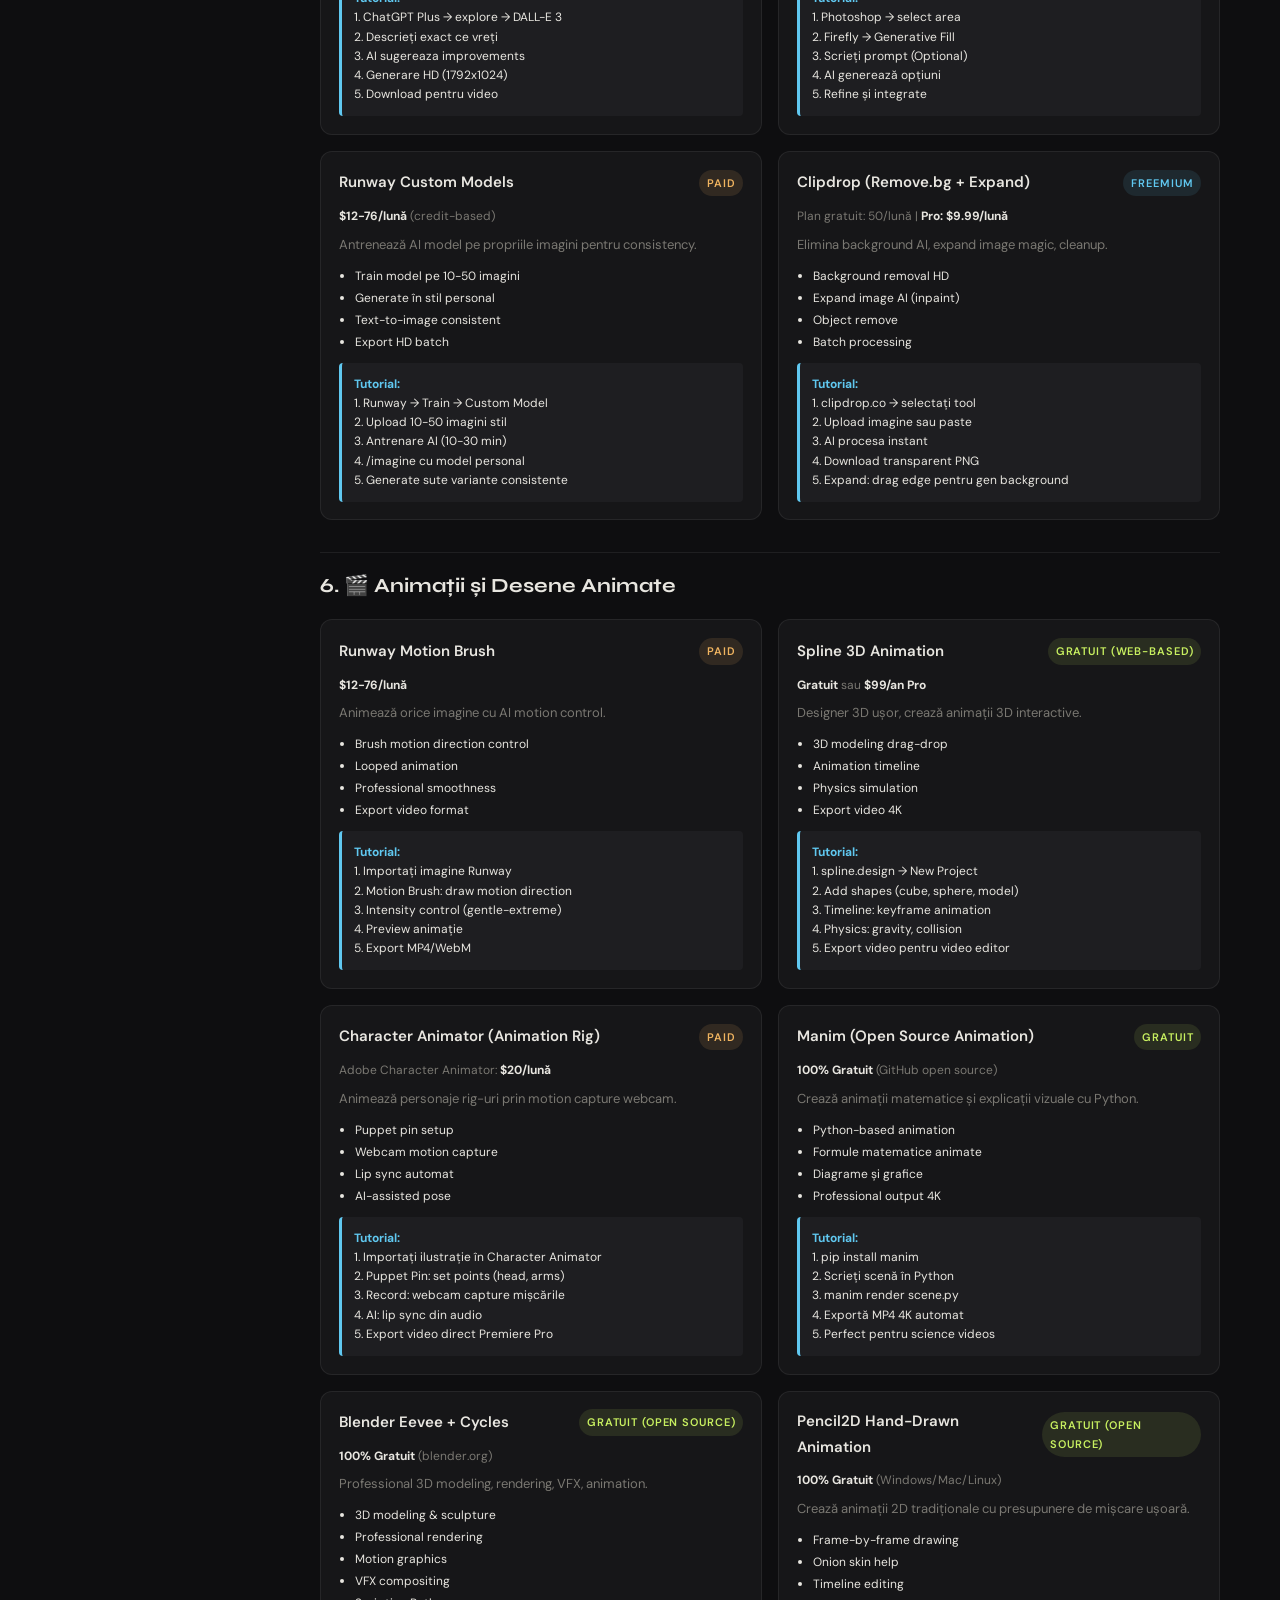
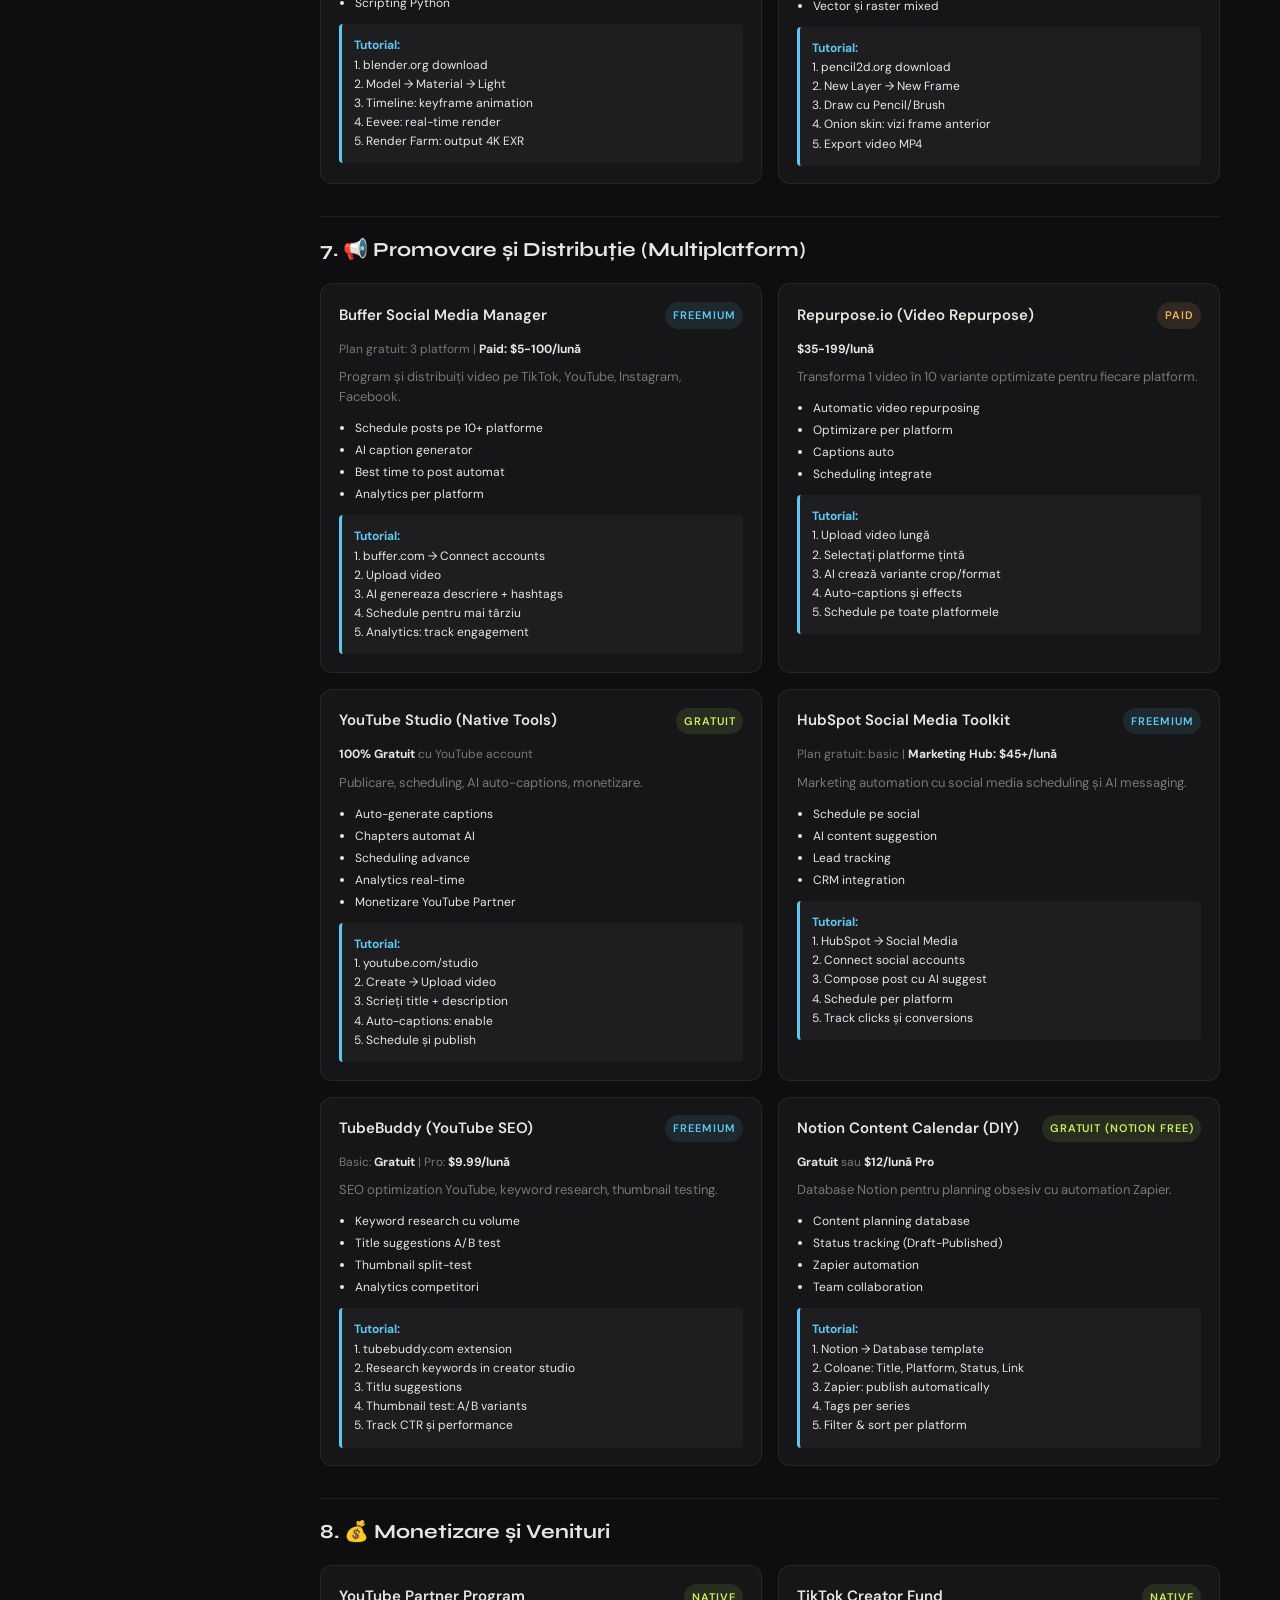
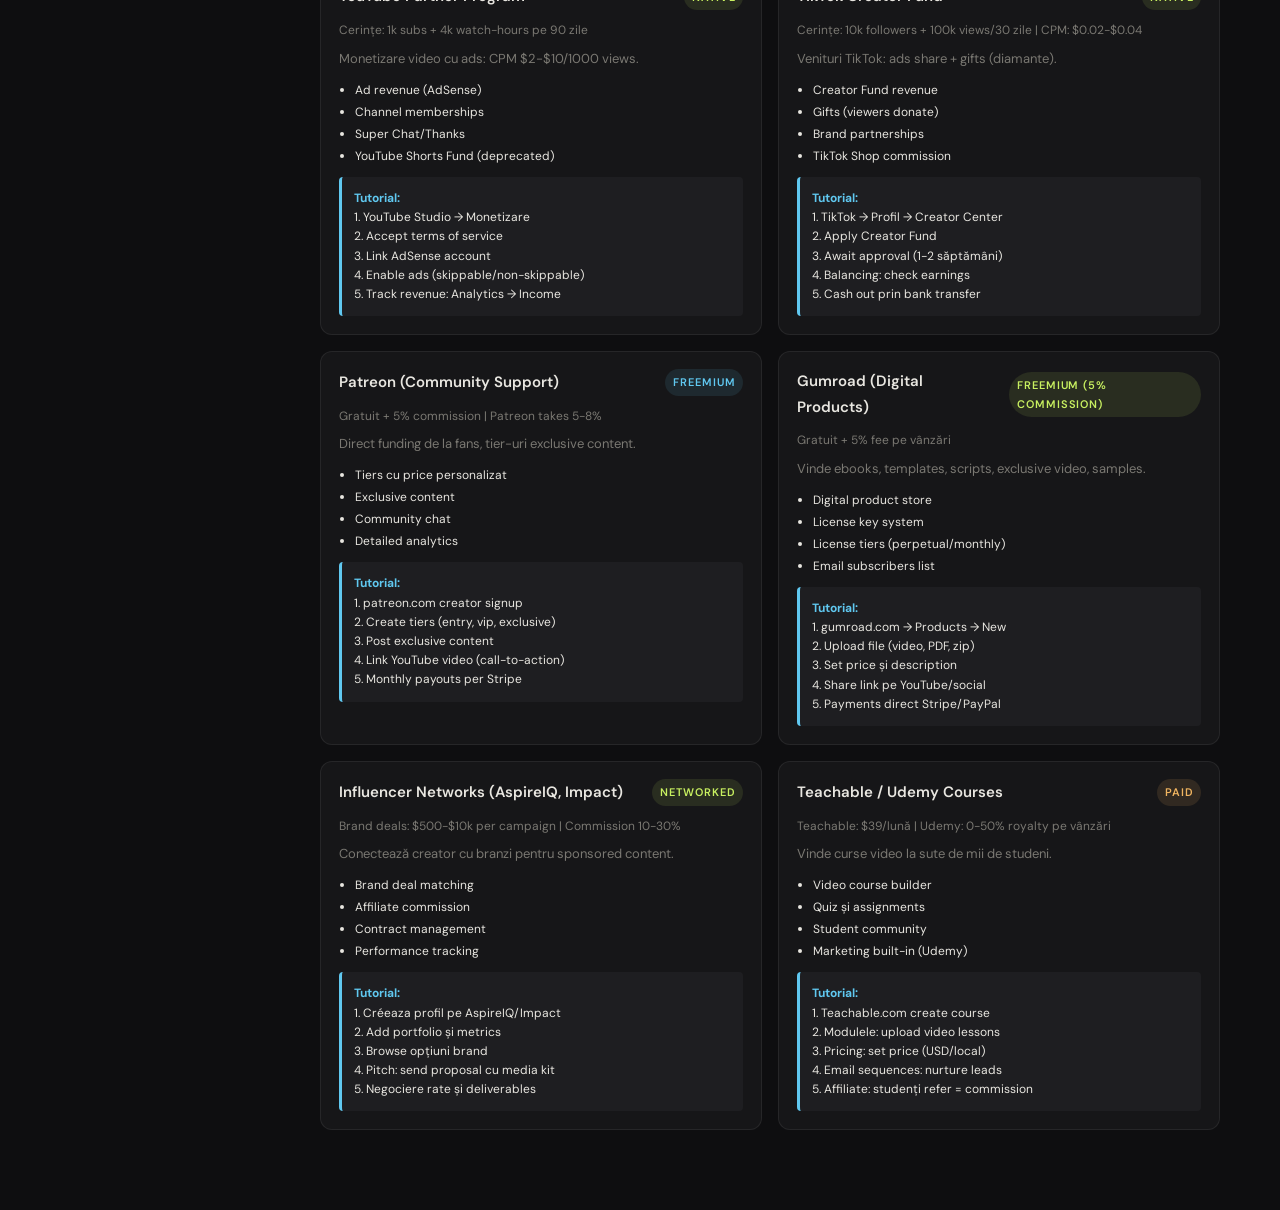
<file: ghid_productie_audiovisuala_ai.html>
<!doctype html>
<html lang="ro">
    <head>
        <meta charset="UTF-8" />
        <meta name="viewport" content="width=device-width, initial-scale=1.0" />
        <title>BYOP Workshop - Ghid Productie Audiovizuala AI</title>
        <link href="https://fonts.googleapis.com/css2?family=Syne:wght@400;600;700;800&family=DM+Sans:ital,wght@0,300;0,400;0,500;1,300&display=swap" rel="stylesheet" />
        <link rel="stylesheet" href="style.css" />
        <style>
            :root {
                --color-text-primary: var(--text);
                --color-text-secondary: var(--muted);
                --color-text-info: var(--accent2);
                --color-text-success: var(--accent);
                --color-text-warning: var(--warn);
                --color-border-tertiary: var(--border);
                --color-border-info: var(--accent2);
                --color-background-primary: var(--bg2);
                --color-background-secondary: var(--bg3);
                --color-background-info: rgba(96, 200, 240, 0.1);
                --color-background-success: rgba(200, 240, 96, 0.1);
                --color-background-warning: rgba(240, 180, 96, 0.12);
                --border-radius-md: 8px;
                --border-radius-lg: 12px;
            }

            body {
                background: var(--bg);
            }

            #reading-progress {
                position: fixed;
                top: 0;
                left: 0;
                z-index: 1000;
                height: 3px;
                width: 0;
                background: linear-gradient(90deg, var(--accent2), var(--accent));
            }

            .container {
                width: 100%;
                padding: 0;
            }

            .header {
                margin: 0 0 1.5rem;
                padding: 14px 16px;
                border: 1px solid var(--border);
                border-radius: 10px;
                background: rgba(96, 200, 240, 0.06);
            }

            .header h1 {
                font-size: 20px;
                font-weight: 600;
                color: var(--color-text-primary);
                margin: 0 0 0.35rem;
            }

            .header p {
                font-size: 13px;
                color: var(--color-text-secondary);
                margin: 0;
            }

            .filters {
                display: flex;
                flex-wrap: wrap;
                gap: 8px;
                margin: 0 0 2rem;
            }

            .filter-btn {
                padding: 8px 16px;
                border: 1px solid var(--color-border-tertiary);
                border-radius: var(--border-radius-md);
                background: var(--color-background-primary);
                color: var(--color-text-primary);
                font-size: 13px;
                cursor: pointer;
                transition: all 0.2s;
            }

            .filter-btn:hover {
                background: var(--color-background-secondary);
            }

            .filter-btn.active {
                background: var(--color-background-info);
                color: var(--color-text-info);
                border-color: var(--color-text-info);
            }

            .tools-grid {
                display: grid;
                grid-template-columns: repeat(auto-fit, minmax(300px, 1fr));
                gap: 16px;
                margin: 0 0 2rem;
            }

            .tool-card {
                background: var(--color-background-primary);
                border: 1px solid var(--color-border-tertiary);
                border-radius: var(--border-radius-lg);
                padding: 1.1rem;
            }

            .tool-card h3 {
                font-size: 15px;
                font-weight: 600;
                color: var(--color-text-primary);
                margin: 0;
            }

            .tool-name {
                display: flex;
                align-items: center;
                justify-content: space-between;
                gap: 8px;
                margin-bottom: 10px;
            }

            .badge {
                display: inline-block;
                font-size: 11px;
                padding: 4px 8px;
                border-radius: 999px;
                font-weight: 600;
            }

            .badge.free {
                background: var(--color-background-success);
                color: var(--color-text-success);
            }

            .badge.paid {
                background: var(--color-background-warning);
                color: var(--color-text-warning);
            }

            .badge.freemium {
                background: var(--color-background-info);
                color: var(--color-text-info);
            }

            .price {
                font-size: 12px;
                color: var(--color-text-secondary);
                margin: 0 0 8px;
            }

            .price strong {
                color: var(--color-text-primary);
            }

            .description {
                font-size: 13px;
                line-height: 1.55;
                color: var(--color-text-secondary);
                margin: 0 0 12px;
            }

            .features {
                font-size: 12px;
                line-height: 1.5;
                margin: 0 0 12px;
                color: var(--text);
            }

            .features li {
                margin: 0 0 4px 16px;
            }

            .tutorial {
                background: var(--color-background-secondary);
                border-left: 3px solid var(--color-border-info);
                padding: 12px;
                border-radius: 4px;
                font-size: 12px;
                line-height: 1.6;
                margin: 12px 0 0;
            }

            .tutorial strong {
                color: var(--color-text-info);
            }

            .category {
                margin: 2rem 0 0;
                scroll-margin-top: 20px;
            }

            .category h2 {
                font-family: "Syne", sans-serif;
                font-size: 20px;
                font-weight: 700;
                color: var(--color-text-primary);
                margin: 0 0 1rem;
                padding: 1rem 0 0;
                border-top: 1px solid var(--color-border-tertiary);
            }

            .hidden {
                display: none;
            }

            @media (max-width: 1024px) {
                .content {
                    padding: 32px 20px;
                }

                .hero {
                    padding: 38px 20px;
                }
            }
        </style>
    </head>
    <body>
        <div id="reading-progress"></div>
        <div class="shell">
            <nav id="sidebar">
                <div class="nav-logo">
                    <div class="nav-logo-title">
                        <a href="index.html" style="text-decoration: none; color: var(--accent)">← BYOP Workshop</a>
                    </div>
                    <div class="nav-logo-sub">Ghid Ghid Audiovizual</div>
                </div>

                <div class="nav-section-label">Navigare</div>
                <a href="#category-1" class="nav-link active">
                    <span class="nav-icon">🎥</span>
                    Creare conținut
                </a>
                <a href="#category-2" class="nav-link">
                    <span class="nav-icon">✂️</span>
                    Redactare video
                </a>
                <a href="#category-3" class="nav-link">
                    <span class="nav-icon">📝</span>
                    Subtitrare
                </a>
                <a href="#category-4" class="nav-link">
                    <span class="nav-icon">🎵</span>
                    Sonorizare
                </a>
                <a href="#category-5" class="nav-link">
                    <span class="nav-icon">🎨</span>
                    Generare imagini
                </a>
                <a href="#category-6" class="nav-link">
                    <span class="nav-icon">🎬</span>
                    Animatii
                </a>
                <a href="#category-7" class="nav-link">
                    <span class="nav-icon">📢</span>
                    Promovare
                </a>
                <a href="#category-8" class="nav-link">
                    <span class="nav-icon">💰</span>
                    Monetizare
                </a>

                <div class="nav-footer">
                    <div>Filtrare rapida: toate, gratuite, cu plata</div>
                    <div style="margin-top: 6px">Actualizat mai 2026</div>
                </div>
            </nav>

            <main id="main">
                <div class="hero">
                    <div class="hero-eyebrow">Subpagină workshop</div>
                    <h1 class="hero-title">
                        Conținut Audiovizual
                        <span>100% cu AI</span>
                    </h1>
                    <p class="hero-desc">Catalog complet de instrumente, filtre rapide și mini-tutoriale pentru workflow end-to-end: creare, editare, subtitrare, distribuție și monetizare.</p>
                    <div class="hero-meta">
                        <span class="hero-badge green">Ghid extins din secțiunea AV</span>
                        <span class="hero-badge blue">8 categorii</span>
                        <span class="hero-badge">Gratuit / Freemium / Plătit</span>
                    </div>
                </div>

                <div class="content">
                    <div class="container">
                        <div class="header">
                            <h1>🎬 Ghid Complet: Producție Audiovizuală 100% cu AI</h1>
                            <p>Instrumente gratuite și cu plată, cu tutoriale detaliate pentru fiecare etapă</p>
                        </div>

                        <div class="filters">
                            <button class="filter-btn active" data-filter="all">Toate instrumentele</button>
                            <button class="filter-btn" data-filter="free">📱 Doar gratuite</button>
                            <button class="filter-btn" data-filter="paid">💳 Cu plată</button>
                        </div>

                        <!-- CREAREA CONȚINUTULUI -->
                        <div class="category">
                            <h2>1. 🎥 Crearea Conținutului Audiovizual</h2>

                            <div class="tools-grid">
                                <!-- Synthesia -->
                                <div class="tool-card" data-type="paid,freemium">
                                    <div class="tool-name">
                                        <h3>Synthesia</h3>
                                        <span class="badge freemium">Freemium</span>
                                    </div>
                                    <div class="price">
                                        Plan gratuit: 1 video/lună |
                                        <strong>Paid: $30-90/lună</strong>
                                    </div>
                                    <p class="description">Generator de video cu AI cu prezentatori virtuali realisti, suporta 150+ limbi.</p>
                                    <ul class="features">
                                        <li>Prezentatori avatari fotorealistici</li>
                                        <li>Text-to-video în orice limbă</li>
                                        <li>Branduire personalizată</li>
                                        <li>Export HD/4K</li>
                                    </ul>
                                    <div class="tutorial">
                                        <strong>Tutorial:</strong>
                                        <br />
                                        1. Înregistrați text sau script → AI generează video
                                        <br />
                                        2. Alegeți avatar și limbă
                                        <br />
                                        3. Personalizați background și text pe ecran
                                        <br />
                                        4. Export și distribuire
                                    </div>
                                </div>

                                <!-- D-ID -->
                                <div class="tool-card" data-type="paid,freemium">
                                    <div class="tool-name">
                                        <h3>D-ID</h3>
                                        <span class="badge freemium">Freemium</span>
                                    </div>
                                    <div class="price">
                                        Plan gratuit: 5 min/lună |
                                        <strong>Paid: $25-100/lună</strong>
                                    </div>
                                    <p class="description">Animează orice imagine cu mișcări realiste pe bază de AI.</p>
                                    <ul class="features">
                                        <li>Animează imagini statice</li>
                                        <li>Sincronizare labiale (lip-sync)</li>
                                        <li>Suportă orice limbă</li>
                                        <li>Exportare HD</li>
                                    </ul>
                                    <div class="tutorial">
                                        <strong>Tutorial:</strong>
                                        <br />
                                        1. Încărcați imagine (portret, celebrity foto)
                                        <br />
                                        2. Adăugați audio (text-to-speech sau propriul audio)
                                        <br />
                                        3. AI sincronizează expresia și buzele
                                        <br />
                                        4. Download video
                                    </div>
                                </div>

                                <!-- Runway Gen-3 -->
                                <div class="tool-card" data-type="paid,freemium">
                                    <div class="tool-name">
                                        <h3>Runway Gen-3</h3>
                                        <span class="badge paid">Paid</span>
                                    </div>
                                    <div class="price">
                                        <strong>$12-76/lună</strong>
                                        (credit-based)
                                    </div>
                                    <p class="description">Generator video puternic din text, imagini sau video scurt.</p>
                                    <ul class="features">
                                        <li>Text-to-video profesional</li>
                                        <li>Image-to-video animație</li>
                                        <li>Video extend și magic edit</li>
                                        <li>Control cinematografic avansat</li>
                                    </ul>
                                    <div class="tutorial">
                                        <strong>Tutorial:</strong>
                                        <br />
                                        1. Scrieți prompt detaliat (scenă, stil, acțiune)
                                        <br />
                                        2. Setați durata și aspect ratio
                                        <br />
                                        3. Alegeți model (Gen-3, Gen-2)
                                        <br />
                                        4. Așteptați generare (1-3 min)
                                        <br />
                                        5. Editare cu magic tools
                                    </div>
                                </div>

                                <!-- HeyGen -->
                                <div class="tool-card" data-type="paid,freemium">
                                    <div class="tool-name">
                                        <h3>HeyGen</h3>
                                        <span class="badge freemium">Freemium</span>
                                    </div>
                                    <div class="price">
                                        Plan gratuit: 3 videoURL |
                                        <strong>Paid: $25-99/lună</strong>
                                    </div>
                                    <p class="description">Video personalizate cu AI avatari, ideal pentru marketing și e-learning.</p>
                                    <ul class="features">
                                        <li>200+ AI avatari realiști</li>
                                        <li>Batch processing pentru campanii</li>
                                        <li>Custom avatar upload</li>
                                        <li>Suport 70+ limbi</li>
                                    </ul>
                                    <div class="tutorial">
                                        <strong>Tutorial:</strong>
                                        <br />
                                        1. Selectați avatar și limbă
                                        <br />
                                        2. Scrieți script (suporta variabile {{name}})
                                        <br />
                                        3. Importați CSV pentru personalizare în masă
                                        <br />
                                        4. Generare automată pentru 1000+ variante
                                    </div>
                                </div>

                                <!-- Pika Labs -->
                                <div class="tool-card" data-type="free">
                                    <div class="tool-name">
                                        <h3>Pika Labs</h3>
                                        <span class="badge free">Gratuit (Beta)</span>
                                    </div>
                                    <div class="price">
                                        Credit limitat zilnic,
                                        <strong>Paid: ~$10/lună</strong>
                                        viitor
                                    </div>
                                    <p class="description">Generator video rapid din text, cu stil și control bun.</p>
                                    <ul class="features">
                                        <li>Text-to-video rapid (30 sec)</li>
                                        <li>Diverse style presets</li>
                                        <li>Discord bot integration</li>
                                        <li>Community support</li>
                                    </ul>
                                    <div class="tutorial">
                                        <strong>Tutorial:</strong>
                                        <br />
                                        1. Accesați Pika via Discord bot
                                        <br />
                                        2. Tastați /create + prompt
                                        <br />
                                        3. Alegeți aspect ratio și stil
                                        <br />
                                        4. Video gata în 30-60 secunde
                                    </div>
                                </div>

                                <!-- Suno AI (Audio) -->
                                <div class="tool-card" data-type="free,paid">
                                    <div class="tool-name">
                                        <h3>Suno AI</h3>
                                        <span class="badge freemium">Freemium</span>
                                    </div>
                                    <div class="price">
                                        Plan gratuit: 50 credit/lună |
                                        <strong>Paid: $10/lună</strong>
                                    </div>
                                    <p class="description">Generator de muzică și cântece cu AI, perfect pentru BGM.</p>
                                    <ul class="features">
                                        <li>Generează melodii complete cu versuri</li>
                                        <li>Orice gen și stil musical</li>
                                        <li>Custom lyrics input</li>
                                        <li>Royalty-free pentru comercial</li>
                                    </ul>
                                    <div class="tutorial">
                                        <strong>Tutorial:</strong>
                                        <br />
                                        1. Descrieți piesa (gen, mood, temă)
                                        <br />
                                        2. Opțional: adăugați versuri personalizate
                                        <br />
                                        3. Alegeți stilul vocal
                                        <br />
                                        4. Așteptați generare (1-2 min)
                                        <br />
                                        5. Download și utilizare comercială
                                    </div>
                                </div>
                            </div>
                        </div>

                        <!-- REDACTARE ȘI EDITARE -->
                        <div class="category">
                            <h2>2. ✂️ Redactare și Editare de Video</h2>

                            <div class="tools-grid">
                                <!-- CapCut -->
                                <div class="tool-card" data-type="free">
                                    <div class="tool-name">
                                        <h3>CapCut</h3>
                                        <span class="badge free">Gratuit</span>
                                    </div>
                                    <div class="price">
                                        Versiune Web/App:
                                        <strong>100% Gratuit</strong>
                                    </div>
                                    <p class="description">Editor de video profesional gratuit cu AI effects, tăieturi automate.</p>
                                    <ul class="features">
                                        <li>Tăieturi automate pe bază de AI</li>
                                        <li>Efecte și filtre unlimited</li>
                                        <li>Text-to-speech și traduție automată</li>
                                        <li>Background removal cu AI</li>
                                        <li>Watermark opțional</li>
                                    </ul>
                                    <div class="tutorial">
                                        <strong>Tutorial:</strong>
                                        <br />
                                        1. Importați video brut
                                        <br />
                                        2. Folosiți "Auto Captions" → selectați limbă
                                        <br />
                                        3. Aplicați tăieturi de liniște cu AI
                                        <br />
                                        4. Adăugați muzică și efecte
                                        <br />
                                        5. Export HD fără watermark
                                    </div>
                                </div>

                                <!-- Adobe Firefly (Premiere Pro) -->
                                <div class="tool-card" data-type="paid">
                                    <div class="tool-name">
                                        <h3>Adobe Firefly + Premiere Pro</h3>
                                        <span class="badge paid">Paid</span>
                                    </div>
                                    <div class="price">
                                        <strong>$55/lună</strong>
                                        (Creative Cloud Single App)
                                    </div>
                                    <p class="description">Suite profesională cu AI Generative Fill, Remove Tool.</p>
                                    <ul class="features">
                                        <li>Generative Fill pentru background</li>
                                        <li>Remove Tool cu AI</li>
                                        <li>Auto color grading</li>
                                        <li>Speech-to-text și sync</li>
                                        <li>4K/8K support</li>
                                    </ul>
                                    <div class="tutorial">
                                        <strong>Tutorial:</strong>
                                        <br />
                                        1. Importați footage în Premiere Pro
                                        <br />
                                        2. Selectați zona problematică
                                        <br />
                                        3. Firefly → Remove/Fill automat
                                        <br />
                                        4. Color correction automated
                                        <br />
                                        5. Export cu codec optimal
                                    </div>
                                </div>

                                <!-- Descript -->
                                <div class="tool-card" data-type="paid,freemium">
                                    <div class="tool-name">
                                        <h3>Descript</h3>
                                        <span class="badge freemium">Freemium</span>
                                    </div>
                                    <div class="price">
                                        Plan gratuit: video < 1 GB |
                                        <strong>Paid: $24/lună</strong>
                                    </div>
                                    <p class="description">Editor video text-based, editezi transcript și video se updatează automat.</p>
                                    <ul class="features">
                                        <li>Transcriere automată (150+ limbi)</li>
                                        <li>Editare ca text document</li>
                                        <li>Overdub (regenerare voce)</li>
                                        <li>Screen recording built-in</li>
                                        <li>Podcast editing</li>
                                    </ul>
                                    <div class="tutorial">
                                        <strong>Tutorial:</strong>
                                        <br />
                                        1. Upload video/podcast
                                        <br />
                                        2. Transcriere automată în 1-2 min
                                        <br />
                                        3. Editați transcript (ștergeți linii = video se taie)
                                        <br />
                                        4. Overdub pentru corecții vocale
                                        <br />
                                        5. Export video sincronizat
                                    </div>
                                </div>

                                <!-- DaVinci Resolve -->
                                <div class="tool-card" data-type="free,paid">
                                    <div class="tool-name">
                                        <h3>DaVinci Resolve Studio</h3>
                                        <span class="badge free">Gratuit (Community)</span>
                                    </div>
                                    <div class="price">
                                        Community:
                                        <strong>Gratuit</strong>
                                        | Studio:
                                        <strong>€295 one-time</strong>
                                    </div>
                                    <p class="description">Profesional color grading și editing, folosit de studiourile Hollywood.</p>
                                    <ul class="features">
                                        <li>Professional timeline editing</li>
                                        <li>Industry-standard color grading</li>
                                        <li>Fusion VFX built-in</li>
                                        <li>Fairlight audio suite</li>
                                        <li>AI noise removal (Studio)</li>
                                    </ul>
                                    <div class="tutorial">
                                        <strong>Tutorial:</strong>
                                        <br />
                                        1. New Project → setați resolution
                                        <br />
                                        2. Media Pool: importați footage
                                        <br />
                                        3. Edit page: build timeline
                                        <br />
                                        4. Color page: grade și color correct
                                        <br />
                                        5. Deliver: export cu codec optimal
                                    </div>
                                </div>

                                <!-- Opus Clip / Recut -->
                                <div class="tool-card" data-type="paid,freemium">
                                    <div class="tool-name">
                                        <h3>Opus Clip / Recut AI</h3>
                                        <span class="badge freemium">Freemium</span>
                                    </div>
                                    <div class="price">
                                        Plan gratuit: 5/lună |
                                        <strong>Paid: $30/lună</strong>
                                    </div>
                                    <p class="description">Transforma video lungă în clipuri virale scurte, optimizate per platform.</p>
                                    <ul class="features">
                                        <li>Auto-detectare momente cheie</li>
                                        <li>Optimizare TikTok/YouTube Shorts</li>
                                        <li>Captions și B-roll automat</li>
                                        <li>Hook detection</li>
                                    </ul>
                                    <div class="tutorial">
                                        <strong>Tutorial:</strong>
                                        <br />
                                        1. Upload video lungă (podcast, interview)
                                        <br />
                                        2. AI detectează momente virale
                                        <br />
                                        3. Alegeri optime per platform
                                        <br />
                                        4. Captions + efecte automat
                                        <br />
                                        5. Batch export pentru toate platformele
                                    </div>
                                </div>
                            </div>
                        </div>

                        <!-- SUBTITRARE ȘI TRADUCȚIE -->
                        <div class="category">
                            <h2>3. 📝 Subtitrare și Traducție Automată</h2>

                            <div class="tools-grid">
                                <!-- Descript (already above, but subtitle feature) -->
                                <div class="tool-card" data-type="paid,freemium">
                                    <div class="tool-name">
                                        <h3>Rev.com</h3>
                                        <span class="badge paid">Paid</span>
                                    </div>
                                    <div class="price">
                                        <strong>$1.25/min</strong>
                                        transcriere humană |
                                        <strong>$0.25/min</strong>
                                        AI
                                    </div>
                                    <p class="description">Transcriere și subtitrare de inaltă calitate în 100+ limbi.</p>
                                    <ul class="features">
                                        <li>Subtitrare automată AI</li>
                                        <li>Transcriere umană de inaltă calitate</li>
                                        <li>Export SRT/VTT</li>
                                        <li>Traducere în orice limbă</li>
                                        <li>Speaker identification</li>
                                    </ul>
                                    <div class="tutorial">
                                        <strong>Tutorial:</strong>
                                        <br />
                                        1. Upload video/audio
                                        <br />
                                        2. Selectați limbă și tip (AI/Uman)
                                        <br />
                                        3. Așteptați transcriere (minutes-ore)
                                        <br />
                                        4. Download SRT file
                                        <br />
                                        5. Sincronizare în CapCut/Premiere
                                    </div>
                                </div>

                                <!-- ElevenLabs (dubbing) -->
                                <div class="tool-card" data-type="paid">
                                    <div class="tool-name">
                                        <h3>ElevenLabs Dubbing</h3>
                                        <span class="badge paid">Paid</span>
                                    </div>
                                    <div class="price">
                                        <strong>Plan Creator: $11/lună</strong>
                                        (dubbing inclus)
                                    </div>
                                    <p class="description">Dubez video în alte limbi cu aceeași voce și sincronizare perfectă.</p>
                                    <ul class="features">
                                        <li>AI dubbing în 25+ limbi</li>
                                        <li>Păstrează voce originală stil</li>
                                        <li>Sincronizare labială (lip-sync)</li>
                                        <li>Export direct video</li>
                                    </ul>
                                    <div class="tutorial">
                                        <strong>Tutorial:</strong>
                                        <br />
                                        1. Upload video pe ElevenLabs
                                        <br />
                                        2. Selectați limbă țintă
                                        <br />
                                        3. AI generează dubbing sincronizat
                                        <br />
                                        4. Personalizare voce (pitch, viteză)
                                        <br />
                                        5. Download video dubez
                                    </div>
                                </div>

                                <!-- CapCut Auto Captions -->
                                <div class="tool-card" data-type="free">
                                    <div class="tool-name">
                                        <h3>CapCut Auto Captions</h3>
                                        <span class="badge free">Gratuit</span>
                                    </div>
                                    <div class="price">
                                        <strong>100% Gratuit</strong>
                                        în CapCut
                                    </div>
                                    <p class="description">Subtitrare automată rapid în CapCut, 100+ limbi.</p>
                                    <ul class="features">
                                        <li>Subtitrare instant în 100+ limbi</li>
                                        <li>Sincronizare automată perfectă</li>
                                        <li>Stil text personalizabil</li>
                                        <li>Exportare SRT</li>
                                    </ul>
                                    <div class="tutorial">
                                        <strong>Tutorial:</strong>
                                        <br />
                                        1. CapCut → Video layer → Text → Auto Caption
                                        <br />
                                        2. Selectați limba video-ului
                                        <br />
                                        3. IA generează captions sincronizate
                                        <br />
                                        4. Editați text dacă necesare
                                        <br />
                                        5. Personalizați font și culoare
                                    </div>
                                </div>

                                <!-- Whisper (OpenAI) -->
                                <div class="tool-card" data-type="free">
                                    <div class="tool-name">
                                        <h3>OpenAI Whisper (API Gratuit)</h3>
                                        <span class="badge free">Gratuit (Open Source)</span>
                                    </div>
                                    <div class="price">
                                        <strong>Gratuit</strong>
                                        + server costs minimal
                                    </div>
                                    <p class="description">Model open-source de transcriere, instalează local sau via API.</p>
                                    <ul class="features">
                                        <li>99 limbi suportate</li>
                                        <li>Transcriere offline (local)</li>
                                        <li>Timestamp automat</li>
                                        <li>No subscription needed</li>
                                    </ul>
                                    <div class="tutorial">
                                        <strong>Tutorial:</strong>
                                        <br />
                                        1. pip install openai-whisper
                                        <br />
                                        2. whisper "video.mp3" --language ro
                                        <br />
                                        3. Output automat SRT/VTT
                                        <br />
                                        4. Import în editor video
                                    </div>
                                </div>

                                <!-- Subtitle Edit (Local) -->
                                <div class="tool-card" data-type="free">
                                    <div class="tool-name">
                                        <h3>Subtitle Edit</h3>
                                        <span class="badge free">Gratuit (Open Source)</span>
                                    </div>
                                    <div class="price">
                                        <strong>Gratuit</strong>
                                        (Windows/Mac/Linux)
                                    </div>
                                    <p class="description">Editor subtitrari complet, suportă toate formate.</p>
                                    <ul class="features">
                                        <li>Edita SRT, VTT, ASS, etc</li>
                                        <li>Sincronizare manual/automat</li>
                                        <li>Transcriere built-in (Whisper)</li>
                                        <li>Spellcheck și traducere</li>
                                    </ul>
                                    <div class="tutorial">
                                        <strong>Tutorial:</strong>
                                        <br />
                                        1. File → New → selectați limbă
                                        <br />
                                        2. Video → importați file
                                        <br />
                                        3. Auto-transcriere via Whisper
                                        <br />
                                        4. Manual sync cu timeline
                                        <br />
                                        5. Export SRT/VTT final
                                    </div>
                                </div>
                            </div>
                        </div>

                        <!-- SONORIZARE ȘI AUDIO -->
                        <div class="category">
                            <h2>4. 🎵 Sonorizare și Audio Design</h2>

                            <div class="tools-grid">
                                <!-- ElevenLabs TTS -->
                                <div class="tool-card" data-type="paid,freemium">
                                    <div class="tool-name">
                                        <h3>ElevenLabs Text-to-Speech</h3>
                                        <span class="badge freemium">Freemium</span>
                                    </div>
                                    <div class="price">
                                        Plan gratuit: 10k caractere/lună |
                                        <strong>Creator: $11/lună</strong>
                                    </div>
                                    <p class="description">Voce AI cea mai realistă, 100+ voci în 30+ limbi.</p>
                                    <ul class="features">
                                        <li>Voci naturale și expresive</li>
                                        <li>Voice cloning (copie propria voce)</li>
                                        <li>Emotion & style control</li>
                                        <li>API integration</li>
                                    </ul>
                                    <div class="tutorial">
                                        <strong>Tutorial:</strong>
                                        <br />
                                        1. Scrieți text în ElevenLabs
                                        <br />
                                        2. Selectați voce și limbă
                                        <br />
                                        3. Ajustați prosody (pitch, speed)
                                        <br />
                                        4. Ascultați preview
                                        <br />
                                        5. Download MP3/WAV
                                    </div>
                                </div>

                                <!-- Google NotebookLM -->
                                <div class="tool-card" data-type="free">
                                    <div class="tool-name">
                                        <h3>Google NotebookLM Podcast</h3>
                                        <span class="badge free">Gratuit</span>
                                    </div>
                                    <div class="price"><strong>100% Gratuit</strong></div>
                                    <p class="description">Transforma text/document în podcast audio cu voci naturale.</p>
                                    <ul class="features">
                                        <li>Podcast generation din text</li>
                                        <li>Conversație naturală AI</li>
                                        <li>Background music automat</li>
                                        <li>Multiple voices</li>
                                    </ul>
                                    <div class="tutorial">
                                        <strong>Tutorial:</strong>
                                        <br />
                                        1. NotebookLM.google.com
                                        <br />
                                        2. Paste text/upload document
                                        <br />
                                        3. Click "Audio Overview"
                                        <br />
                                        4. AI generează podcast 5-10 min
                                        <br />
                                        5. Download MP3 direct
                                    </div>
                                </div>

                                <!-- Suno AI (Music) -->
                                <div class="tool-card" data-type="free,paid">
                                    <div class="tool-name">
                                        <h3>Suno AI (Background Music)</h3>
                                        <span class="badge freemium">Freemium</span>
                                    </div>
                                    <div class="price">
                                        Plan gratuit: 50 credit/lună |
                                        <strong>$10/lună</strong>
                                    </div>
                                    <p class="description">Generează muzică de fundal în orice stil și tempo.</p>
                                    <ul class="features">
                                        <li>Generare muzică infinită</li>
                                        <li>Orice gen și tempo</li>
                                        <li>Royalty-free comercial</li>
                                        <li>Download WAV/MP3</li>
                                    </ul>
                                    <div class="tutorial">
                                        <strong>Tutorial:</strong>
                                        <br />
                                        1. Descrieți muzică (gen, mood, durata)
                                        <br />
                                        2. Opțional: specify instrument
                                        <br />
                                        3. Generare 30-60 sec (2-3 var)
                                        <br />
                                        4. Ascultați și alegeți
                                        <br />
                                        5. Download pentru video
                                    </div>
                                </div>

                                <!-- AudioShake (Stem Separation) -->
                                <div class="tool-card" data-type="free,paid">
                                    <div class="tool-name">
                                        <h3>AudioShake AI Stems</h3>
                                        <span class="badge freemium">Freemium</span>
                                    </div>
                                    <div class="price">
                                        Plan gratuit: 2 separări/lună |
                                        <strong>Paid: $10+/lună</strong>
                                    </div>
                                    <p class="description">Desparte voce, instrumente, baterie, baixo dintr-o piesă.</p>
                                    <ul class="features">
                                        <li>Separare voce/instrumente</li>
                                        <li>AI-powered, calitate inaltă</li>
                                        <li>Remaster și remix</li>
                                        <li>Licență comercială</li>
                                    </ul>
                                    <div class="tutorial">
                                        <strong>Tutorial:</strong>
                                        <br />
                                        1. Upload piesa/cântec
                                        <br />
                                        2. AI desparte în stems
                                        <br />
                                        3. Download voce, beat, instrumente separat
                                        <br />
                                        4. Recombin în video cu voce proprie
                                    </div>
                                </div>

                                <!-- Noise Suppression AI -->
                                <div class="tool-card" data-type="free">
                                    <div class="tool-name">
                                        <h3>Krisp Noise Suppression</h3>
                                        <span class="badge free">Gratuit (Basic)</span>
                                    </div>
                                    <div class="price">
                                        Basic:
                                        <strong>Gratuit</strong>
                                        | Pro: $120/an
                                    </div>
                                    <p class="description">Elimină zgomot de fundal din orice audio real-time.</p>
                                    <ul class="features">
                                        <li>Eliminare zgomot în real-time</li>
                                        <li>Suport toate apps (Zoom, OBS)</li>
                                        <li>AI voice enhancement</li>
                                        <li>Batch processing</li>
                                    </ul>
                                    <div class="tutorial">
                                        <strong>Tutorial:</strong>
                                        <br />
                                        1. Download Krisp
                                        <br />
                                        2. Selectați audio input în app
                                        <br />
                                        3. Enable noise suppression
                                        <br />
                                        4. Audio curat în Zoom/OBS direct
                                        <br />
                                        5. Batch: Procesa fișiere existente
                                    </div>
                                </div>
                            </div>
                        </div>

                        <!-- PICTURA ȘI IMAGINI CU AI -->
                        <div class="category">
                            <h2>5. 🎨 Pictura și Generare Imagini cu AI</h2>

                            <div class="tools-grid">
                                <!-- Midjourney -->
                                <div class="tool-card" data-type="paid">
                                    <div class="tool-name">
                                        <h3>Midjourney</h3>
                                        <span class="badge paid">Paid</span>
                                    </div>
                                    <div class="price">
                                        <strong>$10-120/lună</strong>
                                        (subscription)
                                    </div>
                                    <p class="description">Cea mai bună calitate imagini AI, ideal pentru cinematografie.</p>
                                    <ul class="features">
                                        <li>Imagini ultra HD și detaliate</li>
                                        <li>Control stil și cinematografie</li>
                                        <li>Upscale 4K</li>
                                        <li>Consistent character (nook)</li>
                                        <li>Reference images</li>
                                    </ul>
                                    <div class="tutorial">
                                        <strong>Tutorial:</strong>
                                        <br />
                                        1. Join Discord: midjourney.com
                                        <br />
                                        2. /imagine + prompt detaliat
                                        <br />
                                        3. Ex: "cinematic shot of..." + "film: color grading"
                                        <br />
                                        4. Alegeți varianta preferată
                                        <br />
                                        5. Upscale și download
                                    </div>
                                </div>

                                <!-- Leonardo.ai -->
                                <div class="tool-card" data-type="free,paid">
                                    <div class="tool-name">
                                        <h3>Leonardo.ai</h3>
                                        <span class="badge freemium">Freemium</span>
                                    </div>
                                    <div class="price">
                                        Plan gratuit: 150 tokens/zi |
                                        <strong>Pro: $10/lună</strong>
                                    </div>
                                    <p class="description">Generator imagini rapid, model propriu pentru consistency.</p>
                                    <ul class="features">
                                        <li>Generare rapid HD/4K</li>
                                        <li>AI Canvas pentru editare</li>
                                        <li>Custom model training</li>
                                        <li>Batch generation</li>
                                    </ul>
                                    <div class="tutorial">
                                        <strong>Tutorial:</strong>
                                        <br />
                                        1. leonardo.ai → Create
                                        <br />
                                        2. Scrieți prompt detaliat
                                        <br />
                                        3. Selectați model (Alchemy, SDXL)
                                        <br />
                                        4. Batch size pentru variante
                                        <br />
                                        5. Canvas: editare și refinement
                                    </div>
                                </div>

                                <!-- DALL-E 3 -->
                                <div class="tool-card" data-type="paid">
                                    <div class="tool-name">
                                        <h3>DALL-E 3 (OpenAI)</h3>
                                        <span class="badge paid">Paid</span>
                                    </div>
                                    <div class="price">
                                        ChatGPT Plus:
                                        <strong>$20/lună</strong>
                                        (unlimited)
                                    </div>
                                    <p class="description">Cea mai bună text-to-image, prompt understanding avansat.</p>
                                    <ul class="features">
                                        <li>Prompt understanding natural</li>
                                        <li>Detaliu extraordinar</li>
                                        <li>Consistent style</li>
                                        <li>Text rendering în imagini</li>
                                    </ul>
                                    <div class="tutorial">
                                        <strong>Tutorial:</strong>
                                        <br />
                                        1. ChatGPT Plus → explore → DALL-E 3
                                        <br />
                                        2. Descrieți exact ce vreți
                                        <br />
                                        3. AI sugereaza improvements
                                        <br />
                                        4. Generare HD (1792x1024)
                                        <br />
                                        5. Download pentru video
                                    </div>
                                </div>

                                <!-- Firefly (Adobe) -->
                                <div class="tool-card" data-type="paid">
                                    <div class="tool-name">
                                        <h3>Adobe Firefly Generative Fill</h3>
                                        <span class="badge paid">Paid</span>
                                    </div>
                                    <div class="price">
                                        Express:
                                        <strong>$4.99/lună</strong>
                                        | Creative Cloud:
                                        <strong>$55+/lună</strong>
                                    </div>
                                    <p class="description">Generează content direct în Photoshop/Premiere cu control perfect.</p>
                                    <ul class="features">
                                        <li>Generative fill Photoshop</li>
                                        <li>Generative expand</li>
                                        <li>Seamless integration Adobe</li>
                                        <li>Vector AI painting</li>
                                    </ul>
                                    <div class="tutorial">
                                        <strong>Tutorial:</strong>
                                        <br />
                                        1. Photoshop → select area
                                        <br />
                                        2. Firefly → Generative Fill
                                        <br />
                                        3. Scrieți prompt (Optional)
                                        <br />
                                        4. AI generează opțiuni
                                        <br />
                                        5. Refine și integrate
                                    </div>
                                </div>

                                <!-- Runway Custom Models -->
                                <div class="tool-card" data-type="paid">
                                    <div class="tool-name">
                                        <h3>Runway Custom Models</h3>
                                        <span class="badge paid">Paid</span>
                                    </div>
                                    <div class="price">
                                        <strong>$12-76/lună</strong>
                                        (credit-based)
                                    </div>
                                    <p class="description">Antrenează AI model pe propriile imagini pentru consistency.</p>
                                    <ul class="features">
                                        <li>Train model pe 10-50 imagini</li>
                                        <li>Generate în stil personal</li>
                                        <li>Text-to-image consistent</li>
                                        <li>Export HD batch</li>
                                    </ul>
                                    <div class="tutorial">
                                        <strong>Tutorial:</strong>
                                        <br />
                                        1. Runway → Train → Custom Model
                                        <br />
                                        2. Upload 10-50 imagini stil
                                        <br />
                                        3. Antrenare AI (10-30 min)
                                        <br />
                                        4. /imagine cu model personal
                                        <br />
                                        5. Generate sute variante consistente
                                    </div>
                                </div>

                                <!-- Clipdrop Remove.bg -->
                                <div class="tool-card" data-type="free,paid">
                                    <div class="tool-name">
                                        <h3>Clipdrop (Remove.bg + Expand)</h3>
                                        <span class="badge freemium">Freemium</span>
                                    </div>
                                    <div class="price">
                                        Plan gratuit: 50/lună |
                                        <strong>Pro: $9.99/lună</strong>
                                    </div>
                                    <p class="description">Elimina background AI, expand image magic, cleanup.</p>
                                    <ul class="features">
                                        <li>Background removal HD</li>
                                        <li>Expand image AI (inpaint)</li>
                                        <li>Object remove</li>
                                        <li>Batch processing</li>
                                    </ul>
                                    <div class="tutorial">
                                        <strong>Tutorial:</strong>
                                        <br />
                                        1. clipdrop.co → selectați tool
                                        <br />
                                        2. Upload imagine sau paste
                                        <br />
                                        3. AI procesa instant
                                        <br />
                                        4. Download transparent PNG
                                        <br />
                                        5. Expand: drag edge pentru gen background
                                    </div>
                                </div>
                            </div>
                        </div>

                        <!-- ANIMAȚII ȘI DESENE ANIMATE -->
                        <div class="category">
                            <h2>6. 🎬 Animații și Desene Animate</h2>

                            <div class="tools-grid">
                                <!-- Runway Motion Brush -->
                                <div class="tool-card" data-type="paid">
                                    <div class="tool-name">
                                        <h3>Runway Motion Brush</h3>
                                        <span class="badge paid">Paid</span>
                                    </div>
                                    <div class="price"><strong>$12-76/lună</strong></div>
                                    <p class="description">Animează orice imagine cu AI motion control.</p>
                                    <ul class="features">
                                        <li>Brush motion direction control</li>
                                        <li>Looped animation</li>
                                        <li>Professional smoothness</li>
                                        <li>Export video format</li>
                                    </ul>
                                    <div class="tutorial">
                                        <strong>Tutorial:</strong>
                                        <br />
                                        1. Importați imagine Runway
                                        <br />
                                        2. Motion Brush: draw motion direction
                                        <br />
                                        3. Intensity control (gentle-extreme)
                                        <br />
                                        4. Preview animație
                                        <br />
                                        5. Export MP4/WebM
                                    </div>
                                </div>

                                <!-- Anime.js + Spline -->
                                <div class="tool-card" data-type="free">
                                    <div class="tool-name">
                                        <h3>Spline 3D Animation</h3>
                                        <span class="badge free">Gratuit (Web-based)</span>
                                    </div>
                                    <div class="price">
                                        <strong>Gratuit</strong>
                                        sau
                                        <strong>$99/an Pro</strong>
                                    </div>
                                    <p class="description">Designer 3D ușor, crează animații 3D interactive.</p>
                                    <ul class="features">
                                        <li>3D modeling drag-drop</li>
                                        <li>Animation timeline</li>
                                        <li>Physics simulation</li>
                                        <li>Export video 4K</li>
                                    </ul>
                                    <div class="tutorial">
                                        <strong>Tutorial:</strong>
                                        <br />
                                        1. spline.design → New Project
                                        <br />
                                        2. Add shapes (cube, sphere, model)
                                        <br />
                                        3. Timeline: keyframe animation
                                        <br />
                                        4. Physics: gravity, collision
                                        <br />
                                        5. Export video pentru video editor
                                    </div>
                                </div>

                                <!-- Rigs + Loom Motion Capture -->
                                <div class="tool-card" data-type="free,paid">
                                    <div class="tool-name">
                                        <h3>Character Animator (Animation Rig)</h3>
                                        <span class="badge paid">Paid</span>
                                    </div>
                                    <div class="price">
                                        Adobe Character Animator:
                                        <strong>$20/lună</strong>
                                    </div>
                                    <p class="description">Animează personaje rig-uri prin motion capture webcam.</p>
                                    <ul class="features">
                                        <li>Puppet pin setup</li>
                                        <li>Webcam motion capture</li>
                                        <li>Lip sync automat</li>
                                        <li>AI-assisted pose</li>
                                    </ul>
                                    <div class="tutorial">
                                        <strong>Tutorial:</strong>
                                        <br />
                                        1. Importați ilustrație în Character Animator
                                        <br />
                                        2. Puppet Pin: set points (head, arms)
                                        <br />
                                        3. Record: webcam capture mișcările
                                        <br />
                                        4. AI: lip sync din audio
                                        <br />
                                        5. Export video direct Premiere Pro
                                    </div>
                                </div>

                                <!-- Manim (Animation Math) -->
                                <div class="tool-card" data-type="free">
                                    <div class="tool-name">
                                        <h3>Manim (Open Source Animation)</h3>
                                        <span class="badge free">Gratuit</span>
                                    </div>
                                    <div class="price">
                                        <strong>100% Gratuit</strong>
                                        (GitHub open source)
                                    </div>
                                    <p class="description">Crează animații matematice și explicații vizuale cu Python.</p>
                                    <ul class="features">
                                        <li>Python-based animation</li>
                                        <li>Formule matematice animate</li>
                                        <li>Diagrame și grafice</li>
                                        <li>Professional output 4K</li>
                                    </ul>
                                    <div class="tutorial">
                                        <strong>Tutorial:</strong>
                                        <br />
                                        1. pip install manim
                                        <br />
                                        2. Scrieți scenă în Python
                                        <br />
                                        3. manim render scene.py
                                        <br />
                                        4. Exportă MP4 4K automat
                                        <br />
                                        5. Perfect pentru science videos
                                    </div>
                                </div>

                                <!-- Blender (3D) -->
                                <div class="tool-card" data-type="free">
                                    <div class="tool-name">
                                        <h3>Blender Eevee + Cycles</h3>
                                        <span class="badge free">Gratuit (Open Source)</span>
                                    </div>
                                    <div class="price">
                                        <strong>100% Gratuit</strong>
                                        (blender.org)
                                    </div>
                                    <p class="description">Professional 3D modeling, rendering, VFX, animation.</p>
                                    <ul class="features">
                                        <li>3D modeling & sculpture</li>
                                        <li>Professional rendering</li>
                                        <li>Motion graphics</li>
                                        <li>VFX compositing</li>
                                        <li>Scripting Python</li>
                                    </ul>
                                    <div class="tutorial">
                                        <strong>Tutorial:</strong>
                                        <br />
                                        1. blender.org download
                                        <br />
                                        2. Model → Material → Light
                                        <br />
                                        3. Timeline: keyframe animation
                                        <br />
                                        4. Eevee: real-time render
                                        <br />
                                        5. Render Farm: output 4K EXR
                                    </div>
                                </div>

                                <!-- Pencil2D (2D Animation) -->
                                <div class="tool-card" data-type="free">
                                    <div class="tool-name">
                                        <h3>Pencil2D Hand-Drawn Animation</h3>
                                        <span class="badge free">Gratuit (Open Source)</span>
                                    </div>
                                    <div class="price">
                                        <strong>100% Gratuit</strong>
                                        (Windows/Mac/Linux)
                                    </div>
                                    <p class="description">Crează animații 2D tradiționale cu presupunere de mișcare ușoară.</p>
                                    <ul class="features">
                                        <li>Frame-by-frame drawing</li>
                                        <li>Onion skin help</li>
                                        <li>Timeline editing</li>
                                        <li>Vector și raster mixed</li>
                                    </ul>
                                    <div class="tutorial">
                                        <strong>Tutorial:</strong>
                                        <br />
                                        1. pencil2d.org download
                                        <br />
                                        2. New Layer → New Frame
                                        <br />
                                        3. Draw cu Pencil/Brush
                                        <br />
                                        4. Onion skin: vizi frame anterior
                                        <br />
                                        5. Export video MP4
                                    </div>
                                </div>
                            </div>
                        </div>

                        <!-- PROMOVARE ȘI DISTRIBUȚIE -->
                        <div class="category">
                            <h2>7. 📢 Promovare și Distribuție (Multiplatform)</h2>

                            <div class="tools-grid">
                                <!-- Buffer / Later -->
                                <div class="tool-card" data-type="paid,freemium">
                                    <div class="tool-name">
                                        <h3>Buffer Social Media Manager</h3>
                                        <span class="badge freemium">Freemium</span>
                                    </div>
                                    <div class="price">
                                        Plan gratuit: 3 platform |
                                        <strong>Paid: $5-100/lună</strong>
                                    </div>
                                    <p class="description">Program și distribuiți video pe TikTok, YouTube, Instagram, Facebook.</p>
                                    <ul class="features">
                                        <li>Schedule posts pe 10+ platforme</li>
                                        <li>AI caption generator</li>
                                        <li>Best time to post automat</li>
                                        <li>Analytics per platform</li>
                                    </ul>
                                    <div class="tutorial">
                                        <strong>Tutorial:</strong>
                                        <br />
                                        1. buffer.com → Connect accounts
                                        <br />
                                        2. Upload video
                                        <br />
                                        3. AI genereaza descriere + hashtags
                                        <br />
                                        4. Schedule pentru mai târziu
                                        <br />
                                        5. Analytics: track engagement
                                    </div>
                                </div>

                                <!-- Repurpose.io -->
                                <div class="tool-card" data-type="paid">
                                    <div class="tool-name">
                                        <h3>Repurpose.io (Video Repurpose)</h3>
                                        <span class="badge paid">Paid</span>
                                    </div>
                                    <div class="price"><strong>$35-199/lună</strong></div>
                                    <p class="description">Transforma 1 video în 10 variante optimizate pentru fiecare platform.</p>
                                    <ul class="features">
                                        <li>Automatic video repurposing</li>
                                        <li>Optimizare per platform</li>
                                        <li>Captions auto</li>
                                        <li>Scheduling integrate</li>
                                    </ul>
                                    <div class="tutorial">
                                        <strong>Tutorial:</strong>
                                        <br />
                                        1. Upload video lungă
                                        <br />
                                        2. Selectați platforme țintă
                                        <br />
                                        3. AI crează variante crop/format
                                        <br />
                                        4. Auto-captions și effects
                                        <br />
                                        5. Schedule pe toate platformele
                                    </div>
                                </div>

                                <!-- YouTube Studio (Native) -->
                                <div class="tool-card" data-type="free">
                                    <div class="tool-name">
                                        <h3>YouTube Studio (Native Tools)</h3>
                                        <span class="badge free">Gratuit</span>
                                    </div>
                                    <div class="price">
                                        <strong>100% Gratuit</strong>
                                        cu YouTube account
                                    </div>
                                    <p class="description">Publicare, scheduling, AI auto-captions, monetizare.</p>
                                    <ul class="features">
                                        <li>Auto-generate captions</li>
                                        <li>Chapters automat AI</li>
                                        <li>Scheduling advance</li>
                                        <li>Analytics real-time</li>
                                        <li>Monetizare YouTube Partner</li>
                                    </ul>
                                    <div class="tutorial">
                                        <strong>Tutorial:</strong>
                                        <br />
                                        1. youtube.com/studio
                                        <br />
                                        2. Create → Upload video
                                        <br />
                                        3. Scrieți title + description
                                        <br />
                                        4. Auto-captions: enable
                                        <br />
                                        5. Schedule și publish
                                    </div>
                                </div>

                                <!-- HubSpot Social Media -->
                                <div class="tool-card" data-type="free,paid">
                                    <div class="tool-name">
                                        <h3>HubSpot Social Media Toolkit</h3>
                                        <span class="badge freemium">Freemium</span>
                                    </div>
                                    <div class="price">
                                        Plan gratuit: basic |
                                        <strong>Marketing Hub: $45+/lună</strong>
                                    </div>
                                    <p class="description">Marketing automation cu social media scheduling și AI messaging.</p>
                                    <ul class="features">
                                        <li>Schedule pe social</li>
                                        <li>AI content suggestion</li>
                                        <li>Lead tracking</li>
                                        <li>CRM integration</li>
                                    </ul>
                                    <div class="tutorial">
                                        <strong>Tutorial:</strong>
                                        <br />
                                        1. HubSpot → Social Media
                                        <br />
                                        2. Connect social accounts
                                        <br />
                                        3. Compose post cu AI suggest
                                        <br />
                                        4. Schedule per platform
                                        <br />
                                        5. Track clicks și conversions
                                    </div>
                                </div>

                                <!-- TubeBuddy / VidIQ (YouTube Optimization) -->
                                <div class="tool-card" data-type="paid,freemium">
                                    <div class="tool-name">
                                        <h3>TubeBuddy (YouTube SEO)</h3>
                                        <span class="badge freemium">Freemium</span>
                                    </div>
                                    <div class="price">
                                        Basic:
                                        <strong>Gratuit</strong>
                                        | Pro:
                                        <strong>$9.99/lună</strong>
                                    </div>
                                    <p class="description">SEO optimization YouTube, keyword research, thumbnail testing.</p>
                                    <ul class="features">
                                        <li>Keyword research cu volume</li>
                                        <li>Title suggestions A/B test</li>
                                        <li>Thumbnail split-test</li>
                                        <li>Analytics competitori</li>
                                    </ul>
                                    <div class="tutorial">
                                        <strong>Tutorial:</strong>
                                        <br />
                                        1. tubebuddy.com extension
                                        <br />
                                        2. Research keywords in creator studio
                                        <br />
                                        3. Titlu suggestions
                                        <br />
                                        4. Thumbnail test: A/B variants
                                        <br />
                                        5. Track CTR și performance
                                    </div>
                                </div>

                                <!-- Notion CMS (Content Calendar) -->
                                <div class="tool-card" data-type="free,paid">
                                    <div class="tool-name">
                                        <h3>Notion Content Calendar (DIY)</h3>
                                        <span class="badge free">Gratuit (Notion Free)</span>
                                    </div>
                                    <div class="price">
                                        <strong>Gratuit</strong>
                                        sau
                                        <strong>$12/lună Pro</strong>
                                    </div>
                                    <p class="description">Database Notion pentru planning obsesiv cu automation Zapier.</p>
                                    <ul class="features">
                                        <li>Content planning database</li>
                                        <li>Status tracking (Draft-Published)</li>
                                        <li>Zapier automation</li>
                                        <li>Team collaboration</li>
                                    </ul>
                                    <div class="tutorial">
                                        <strong>Tutorial:</strong>
                                        <br />
                                        1. Notion → Database template
                                        <br />
                                        2. Coloane: Title, Platform, Status, Link
                                        <br />
                                        3. Zapier: publish automatically
                                        <br />
                                        4. Tags per series
                                        <br />
                                        5. Filter & sort per platform
                                    </div>
                                </div>
                            </div>
                        </div>

                        <!-- MONETIZARE -->
                        <div class="category">
                            <h2>8. 💰 Monetizare și Venituri</h2>

                            <div class="tools-grid">
                                <!-- YouTube Partner Program -->
                                <div class="tool-card" data-type="free">
                                    <div class="tool-name">
                                        <h3>YouTube Partner Program</h3>
                                        <span class="badge free">Native</span>
                                    </div>
                                    <div class="price">Cerințe: 1k subs + 4k watch-hours pe 90 zile</div>
                                    <p class="description">Monetizare video cu ads: CPM $2-$10/1000 views.</p>
                                    <ul class="features">
                                        <li>Ad revenue (AdSense)</li>
                                        <li>Channel memberships</li>
                                        <li>Super Chat/Thanks</li>
                                        <li>YouTube Shorts Fund (deprecated)</li>
                                    </ul>
                                    <div class="tutorial">
                                        <strong>Tutorial:</strong>
                                        <br />
                                        1. YouTube Studio → Monetizare
                                        <br />
                                        2. Accept terms of service
                                        <br />
                                        3. Link AdSense account
                                        <br />
                                        4. Enable ads (skippable/non-skippable)
                                        <br />
                                        5. Track revenue: Analytics → Income
                                    </div>
                                </div>

                                <!-- TikTok Creator Fund -->
                                <div class="tool-card" data-type="free">
                                    <div class="tool-name">
                                        <h3>TikTok Creator Fund</h3>
                                        <span class="badge free">Native</span>
                                    </div>
                                    <div class="price">Cerințe: 10k followers + 100k views/30 zile | CPM: $0.02-$0.04</div>
                                    <p class="description">Venituri TikTok: ads share + gifts (diamante).</p>
                                    <ul class="features">
                                        <li>Creator Fund revenue</li>
                                        <li>Gifts (viewers donate)</li>
                                        <li>Brand partnerships</li>
                                        <li>TikTok Shop commission</li>
                                    </ul>
                                    <div class="tutorial">
                                        <strong>Tutorial:</strong>
                                        <br />
                                        1. TikTok → Profil → Creator Center
                                        <br />
                                        2. Apply Creator Fund
                                        <br />
                                        3. Await approval (1-2 săptămâni)
                                        <br />
                                        4. Balancing: check earnings
                                        <br />
                                        5. Cash out prin bank transfer
                                    </div>
                                </div>

                                <!-- Patreon (Direct Funding) -->
                                <div class="tool-card" data-type="free,paid">
                                    <div class="tool-name">
                                        <h3>Patreon (Community Support)</h3>
                                        <span class="badge freemium">Freemium</span>
                                    </div>
                                    <div class="price">Gratuit + 5% commission | Patreon takes 5-8%</div>
                                    <p class="description">Direct funding de la fans, tier-uri exclusive content.</p>
                                    <ul class="features">
                                        <li>Tiers cu price personalizat</li>
                                        <li>Exclusive content</li>
                                        <li>Community chat</li>
                                        <li>Detailed analytics</li>
                                    </ul>
                                    <div class="tutorial">
                                        <strong>Tutorial:</strong>
                                        <br />
                                        1. patreon.com creator signup
                                        <br />
                                        2. Create tiers (entry, vip, exclusive)
                                        <br />
                                        3. Post exclusive content
                                        <br />
                                        4. Link YouTube video (call-to-action)
                                        <br />
                                        5. Monthly payouts per Stripe
                                    </div>
                                </div>

                                <!-- Gumroad (Digital Products) -->
                                <div class="tool-card" data-type="free">
                                    <div class="tool-name">
                                        <h3>Gumroad (Digital Products)</h3>
                                        <span class="badge free">Freemium (5% commission)</span>
                                    </div>
                                    <div class="price">Gratuit + 5% fee pe vânzări</div>
                                    <p class="description">Vinde ebooks, templates, scripts, exclusive video, samples.</p>
                                    <ul class="features">
                                        <li>Digital product store</li>
                                        <li>License key system</li>
                                        <li>License tiers (perpetual/monthly)</li>
                                        <li>Email subscribers list</li>
                                    </ul>
                                    <div class="tutorial">
                                        <strong>Tutorial:</strong>
                                        <br />
                                        1. gumroad.com → Products → New
                                        <br />
                                        2. Upload file (video, PDF, zip)
                                        <br />
                                        3. Set price și description
                                        <br />
                                        4. Share link pe YouTube/social
                                        <br />
                                        5. Payments direct Stripe/PayPal
                                    </div>
                                </div>

                                <!-- Sponsorships & Affiliate -->
                                <div class="tool-card" data-type="free">
                                    <div class="tool-name">
                                        <h3>Influencer Networks (AspireIQ, Impact)</h3>
                                        <span class="badge free">Networked</span>
                                    </div>
                                    <div class="price">Brand deals: $500-$10k per campaign | Commission 10-30%</div>
                                    <p class="description">Conectează creator cu branzi pentru sponsored content.</p>
                                    <ul class="features">
                                        <li>Brand deal matching</li>
                                        <li>Affiliate commission</li>
                                        <li>Contract management</li>
                                        <li>Performance tracking</li>
                                    </ul>
                                    <div class="tutorial">
                                        <strong>Tutorial:</strong>
                                        <br />
                                        1. Créeaza profil pe AspireIQ/Impact
                                        <br />
                                        2. Add portfolio și metrics
                                        <br />
                                        3. Browse opțiuni brand
                                        <br />
                                        4. Pitch: send proposal cu media kit
                                        <br />
                                        5. Negociere rate și deliverables
                                    </div>
                                </div>

                                <!-- Teachable / Udemy (Courses) -->
                                <div class="tool-card" data-type="paid">
                                    <div class="tool-name">
                                        <h3>Teachable / Udemy Courses</h3>
                                        <span class="badge paid">Paid</span>
                                    </div>
                                    <div class="price">Teachable: $39/lună | Udemy: 0-50% royalty pe vânzări</div>
                                    <p class="description">Vinde curse video la sute de mii de studeni.</p>
                                    <ul class="features">
                                        <li>Video course builder</li>
                                        <li>Quiz și assignments</li>
                                        <li>Student community</li>
                                        <li>Marketing built-in (Udemy)</li>
                                    </ul>
                                    <div class="tutorial">
                                        <strong>Tutorial:</strong>
                                        <br />
                                        1. Teachable.com create course
                                        <br />
                                        2. Modulele: upload video lessons
                                        <br />
                                        3. Pricing: set price (USD/local)
                                        <br />
                                        4. Email sequences: nurture leads
                                        <br />
                                        5. Affiliate: studenți refer = commission
                                    </div>
                                </div>
                            </div>
                        </div>
                    </div>
                </div>
            </main>
        </div>

        <script>
            const filterButtons = document.querySelectorAll(".filter-btn");
            const toolCards = document.querySelectorAll(".tool-card");
            const categories = document.querySelectorAll(".category");
            const navLinks = document.querySelectorAll(".nav-link");
            const progress = document.getElementById("reading-progress");

            categories.forEach((category, index) => {
                if (!category.id) {
                    category.id = `category-${index + 1}`;
                }
            });

            filterButtons.forEach((btn) => {
                btn.addEventListener("click", () => {
                    const filter = btn.dataset.filter;
                    filterButtons.forEach((b) => b.classList.remove("active"));
                    btn.classList.add("active");

                    toolCards.forEach((card) => {
                        const types = card.dataset.type.split(",");
                        card.style.display = filter === "all" || types.includes(filter) ? "" : "none";
                    });
                });
            });

            function updateNav() {
                const scrollY = window.scrollY;
                const docH = document.body.scrollHeight - window.innerHeight;
                progress.style.width = `${(scrollY / docH) * 100}%`;

                let current = "category-1";
                categories.forEach((section) => {
                    if (scrollY >= section.offsetTop - 100) current = section.id;
                });

                navLinks.forEach((link) => {
                    link.classList.remove("active");
                    const href = link.getAttribute("href");
                    if (href === `#${current}`) link.classList.add("active");
                });
            }

            navLinks.forEach((link) => {
                link.addEventListener("click", (e) => {
                    const href = link.getAttribute("href") || "";
                    if (!href.startsWith("#")) return;
                    e.preventDefault();
                    const target = document.querySelector(href);
                    if (target) target.scrollIntoView({ behavior: "smooth" });
                });
            });

            window.addEventListener("scroll", updateNav, { passive: true });
            updateNav();
        </script>
    </body>
</html>
</file>
<file: style.css>
:root {
    --bg: #0e0e10;
    --bg2: #161618;
    --bg3: #1e1e21;
    --border: rgba(255, 255, 255, 0.07);
    --border2: rgba(255, 255, 255, 0.12);
    --text: #e8e6e0;
    --muted: #7a7872;
    --accent: #c8f060;
    --accent2: #60c8f0;
    --accent3: #f060c8;
    --warn: #f0b460;
    --danger: #f06060;
    --radius: 12px;
    --radius-sm: 7px;
}
*,
*::before,
*::after {
    box-sizing: border-box;
    margin: 0;
    padding: 0;
}

body {
    background: var(--bg);
    color: var(--text);
    font-family: "DM Sans", sans-serif;
    font-size: 15px;
    line-height: 1.7;
    min-height: 100vh;
}

/* LAYOUT */
.shell {
    display: flex;
    min-height: 100vh;
}

/* SIDEBAR */
nav {
    width: 260px;
    flex-shrink: 0;
    background: var(--bg2);
    border-right: 1px solid var(--border);
    position: sticky;
    top: 0;
    height: 100vh;
    overflow-y: auto;
    display: flex;
    flex-direction: column;
}
.nav-logo {
    padding: 24px 20px 16px;
    border-bottom: 1px solid var(--border);
}
.nav-logo-title {
    font-family: "Syne", sans-serif;
    font-weight: 800;
    font-size: 17px;
    color: var(--accent);
    letter-spacing: -0.02em;
}
/* .nav-logo-title a {
    font-family: "Syne", sans-serif;
    font-weight: 800;
    font-size: 17px;
    color: var(--accent);
    letter-spacing: -0.02em;
} */
.nav-logo-sub {
    font-size: 11px;
    color: var(--muted);
    margin-top: 2px;
    text-transform: uppercase;
    letter-spacing: 0.08em;
}
.nav-section-label {
    font-size: 10px;
    font-weight: 600;
    text-transform: uppercase;
    letter-spacing: 0.1em;
    color: var(--muted);
    padding: 16px 20px 6px;
}
nav a {
    display: flex;
    align-items: center;
    gap: 8px;
    padding: 7px 20px;
    color: var(--muted);
    text-decoration: none;
    font-size: 13.5px;
    border-left: 2px solid transparent;
    transition: all 0.15s;
}
nav a:hover {
    color: var(--text);
    background: var(--bg3);
}
nav a.active {
    color: var(--accent);
    border-left-color: var(--accent);
    background: rgba(200, 240, 96, 0.06);
}
nav a .nav-icon {
    font-size: 14px;
    flex-shrink: 0;
}
.nav-footer {
    margin-top: auto;
    padding: 16px 20px;
    border-top: 1px solid var(--border);
    font-size: 11px;
    color: var(--muted);
}

/* MAIN */
main {
    flex: 1;
    overflow-x: hidden;
    padding: 0;
}

/* HERO */
.hero {
    background: var(--bg2);
    border-bottom: 1px solid var(--border);
    padding: 56px 60px 48px;
    position: relative;
    overflow: hidden;
}
.hero::before {
    content: "";
    position: absolute;
    top: -60px;
    right: -60px;
    width: 320px;
    height: 320px;
    background: radial-gradient(circle, rgba(200, 240, 96, 0.08) 0%, transparent 70%);
    pointer-events: none;
}
.hero-eyebrow {
    font-size: 11px;
    font-weight: 600;
    text-transform: uppercase;
    letter-spacing: 0.12em;
    color: var(--accent);
    margin-bottom: 12px;
}
.hero-title {
    font-family: "Syne", sans-serif;
    font-weight: 800;
    font-size: 42px;
    line-height: 1.1;
    letter-spacing: -0.03em;
    color: #fff;
    max-width: 600px;
}
.hero-title span {
    color: var(--accent);
}
.hero-desc {
    margin-top: 16px;
    font-size: 15px;
    color: var(--muted);
    max-width: 520px;
    font-weight: 300;
}
.hero-meta {
    margin-top: 24px;
    display: flex;
    gap: 20px;
    flex-wrap: wrap;
}
.hero-badge {
    font-size: 12px;
    padding: 4px 12px;
    border-radius: 20px;
    border: 1px solid var(--border2);
    color: var(--muted);
    display: flex;
    align-items: center;
    gap: 5px;
}
.hero-badge.green {
    border-color: rgba(200, 240, 96, 0.3);
    color: var(--accent);
    background: rgba(200, 240, 96, 0.06);
}
.hero-badge.blue {
    border-color: rgba(96, 200, 240, 0.3);
    color: var(--accent2);
    background: rgba(96, 200, 240, 0.06);
}

/* CONTENT AREA */
.content {
    padding: 48px 60px;
    max-width: 1400px;
    margin: 0 auto;
}

/* SECTION */
.section {
    margin-bottom: 64px;
    scroll-margin-top: 24px;
}
.section-header {
    display: flex;
    align-items: flex-start;
    gap: 16px;
    margin-bottom: 28px;
    padding-bottom: 20px;
    border-bottom: 1px solid var(--border);
}
.section-icon {
    width: 44px;
    height: 44px;
    border-radius: 10px;
    display: flex;
    align-items: center;
    justify-content: center;
    font-size: 20px;
    flex-shrink: 0;
}
.section-title {
    font-family: "Syne", sans-serif;
    font-weight: 700;
    font-size: 24px;
    letter-spacing: -0.02em;
    color: #fff;
}
.section-subtitle {
    font-size: 13px;
    color: var(--muted);
    margin-top: 3px;
}
.duration-tag {
    margin-left: auto;
    font-size: 11px;
    font-weight: 600;
    padding: 4px 10px;
    border-radius: 20px;
    border: 1px solid var(--border2);
    color: var(--muted);
    flex-shrink: 0;
    align-self: flex-start;
}

/* CARDS GRID */
.cards {
    display: grid;
    grid-template-columns: repeat(auto-fill, minmax(280px, 1fr));
    gap: 14px;
    margin-bottom: 28px;
}

.card {
    background: var(--bg2);
    border: 1px solid var(--border);
    border-radius: var(--radius);
    padding: 18px 20px;
    transition:
        border-color 0.2s,
        transform 0.15s;
}
.card:hover {
    border-color: var(--border2);
    transform: translateY(-1px);
}
.card-label {
    font-size: 10px;
    font-weight: 600;
    text-transform: uppercase;
    letter-spacing: 0.1em;
    color: var(--muted);
    margin-bottom: 8px;
}
.card-title {
    font-family: "Syne", sans-serif;
    font-weight: 600;
    font-size: 15px;
    color: #fff;
    margin-bottom: 6px;
}
.card-desc {
    font-size: 13px;
    color: var(--muted);
    font-weight: 300;
    line-height: 1.55;
}

/* TOOLS */
.tools-wrap {
    margin-bottom: 24px;
}
.tools-title {
    font-size: 11px;
    font-weight: 600;
    text-transform: uppercase;
    letter-spacing: 0.1em;
    color: var(--muted);
    margin-bottom: 10px;
}
.tools-grid {
    display: flex;
    flex-wrap: wrap;
    gap: 8px;
}
.tool {
    display: flex;
    align-items: center;
    gap: 7px;
    padding: 6px 13px;
    border-radius: var(--radius-sm);
    font-size: 12.5px;
    font-weight: 500;
    border: 1px solid transparent;
    transition: all 0.15s;
    cursor: default;
}
.tool:hover {
    transform: translateY(-1px);
}
.tool-dot {
    width: 6px;
    height: 6px;
    border-radius: 50%;
    flex-shrink: 0;
}
.tool.free {
    background: rgba(200, 240, 96, 0.08);
    border-color: rgba(200, 240, 96, 0.2);
    color: var(--accent);
}
.tool.free .tool-dot {
    background: var(--accent);
}
.tool.paid {
    background: rgba(240, 180, 96, 0.08);
    border-color: rgba(240, 180, 96, 0.2);
    color: var(--warn);
}
.tool.paid .tool-dot {
    background: var(--warn);
}
.tool.freemium {
    background: rgba(96, 200, 240, 0.08);
    border-color: rgba(96, 200, 240, 0.2);
    color: var(--accent2);
}
.tool.freemium .tool-dot {
    background: var(--accent2);
}

.tool-legend {
    display: flex;
    gap: 16px;
    margin-top: 10px;
    flex-wrap: wrap;
}
.tool-legend-item {
    display: flex;
    align-items: center;
    gap: 5px;
    font-size: 11px;
    color: var(--muted);
}
.tool-legend-dot {
    width: 6px;
    height: 6px;
    border-radius: 50%;
}

/* SCENARIOS */
.scenarios-title {
    font-size: 11px;
    font-weight: 600;
    text-transform: uppercase;
    letter-spacing: 0.1em;
    color: var(--muted);
    margin-bottom: 12px;
}
.scenario {
    display: flex;
    gap: 12px;
    padding: 12px 0;
    border-bottom: 1px solid var(--border);
}
.scenario:last-child {
    border-bottom: none;
}
.scenario-num {
    width: 22px;
    height: 22px;
    border-radius: 6px;
    display: flex;
    align-items: center;
    justify-content: center;
    font-size: 11px;
    font-weight: 600;
    flex-shrink: 0;
    margin-top: 1px;
}
.scenario-content {
    flex: 1;
}
.scenario-title {
    font-size: 13.5px;
    font-weight: 500;
    color: var(--text);
    margin-bottom: 3px;
}
.scenario-desc {
    font-size: 13px;
    color: var(--muted);
    font-weight: 300;
    line-height: 1.55;
}

/* CALLOUT */
.callout {
    border-radius: var(--radius);
    padding: 14px 18px;
    font-size: 13px;
    line-height: 1.6;
    margin: 20px 0;
    display: flex;
    gap: 10px;
    align-items: flex-start;
}
.callout.tip {
    background: rgba(200, 240, 96, 0.07);
    border: 1px solid rgba(200, 240, 96, 0.18);
    color: #c8f060cc;
}
.callout.info {
    background: rgba(96, 200, 240, 0.07);
    border: 1px solid rgba(96, 200, 240, 0.18);
    color: #60c8f0cc;
}
.callout.warn {
    background: rgba(240, 180, 96, 0.07);
    border: 1px solid rgba(240, 180, 96, 0.18);
    color: #f0b460cc;
}
.callout-icon {
    font-size: 15px;
    flex-shrink: 0;
    margin-top: 1px;
}
.callout strong {
    color: inherit;
}

/* PROMPT BLOCK */
.prompt-block {
    background: var(--bg3);
    border: 1px solid var(--border);
    border-left: 3px solid var(--accent);
    border-radius: var(--radius-sm);
    padding: 14px 18px;
    margin: 16px 0;
    font-family: "DM Sans", sans-serif;
    font-size: 13px;
    font-style: italic;
    color: #ccc;
    line-height: 1.6;
}
.prompt-block::before {
    content: "💬 Prompt exemplu";
    display: block;
    font-size: 10px;
    font-weight: 600;
    text-transform: uppercase;
    letter-spacing: 0.1em;
    color: var(--accent);
    font-style: normal;
    margin-bottom: 8px;
}

/* DIVIDER */
hr {
    border: none;
    border-top: 1px solid var(--border);
    margin: 40px 0;
}

/* INTRO BLOCK */
.intro-block {
    background: linear-gradient(135deg, rgba(200, 240, 96, 0.06), rgba(96, 200, 240, 0.04));
    border: 1px solid rgba(200, 240, 96, 0.15);
    border-radius: var(--radius);
    padding: 24px 28px;
    margin-bottom: 40px;
}
.intro-block .quote {
    font-family: "Syne", sans-serif;
    font-size: 18px;
    font-weight: 600;
    color: #fff;
    margin-bottom: 12px;
    line-height: 1.4;
}
.intro-block .quote span {
    color: var(--accent);
}

/* WORKFLOW STEPS */
.workflow {
    display: flex;
    flex-direction: column;
    gap: 0;
    margin: 20px 0;
}
.workflow-step {
    display: flex;
    gap: 14px;
    align-items: flex-start;
    padding: 12px 0;
    position: relative;
}
.workflow-step:not(:last-child)::after {
    content: "";
    position: absolute;
    left: 13px;
    top: 42px;
    width: 1px;
    height: calc(100% - 12px);
    background: var(--border);
}
.workflow-step-num {
    width: 28px;
    height: 28px;
    border-radius: 50%;
    background: var(--bg3);
    border: 1px solid var(--border2);
    display: flex;
    align-items: center;
    justify-content: center;
    font-size: 12px;
    font-weight: 600;
    color: var(--accent);
    flex-shrink: 0;
}
.workflow-step-body {
    padding-top: 3px;
}
.workflow-step-title {
    font-size: 14px;
    font-weight: 500;
    color: var(--text);
}
.workflow-step-desc {
    font-size: 13px;
    color: var(--muted);
    margin-top: 2px;
    font-weight: 300;
}

/* TABLE */
.wiki-table {
    width: 100%;
    border-collapse: collapse;
    margin: 20px 0;
    font-size: 13px;
}
.wiki-table th {
    font-size: 11px;
    text-transform: uppercase;
    letter-spacing: 0.08em;
    color: var(--muted);
    padding: 8px 14px;
    text-align: left;
    border-bottom: 1px solid var(--border);
    font-weight: 600;
}
.wiki-table td {
    padding: 10px 14px;
    border-bottom: 1px solid var(--border);
    color: var(--text);
    vertical-align: top;
}
.wiki-table tr:last-child td {
    border-bottom: none;
}
.wiki-table tr:hover td {
    background: rgba(255, 255, 255, 0.02);
}

/* TOC */
#toc-floating {
    display: none;
}

/* MOBILE NAV TOGGLE */
.mobile-nav-toggle {
    display: none;
}

@media (max-width: 800px) {
    nav {
        display: none;
    }
    .hero {
        padding: 32px 24px 28px;
    }
    .hero-title {
        font-size: 28px;
    }
    .content {
        padding: 32px 24px;
    }
    .cards {
        grid-template-columns: 1fr;
    }
}

/* SCROLLBAR */
nav::-webkit-scrollbar {
    width: 4px;
}
nav::-webkit-scrollbar-track {
    background: transparent;
}
nav::-webkit-scrollbar-thumb {
    background: var(--border2);
    border-radius: 2px;
}

/* HIGHLIGHT LINK */
.ext-link {
    color: var(--accent2);
    text-decoration: none;
    border-bottom: 1px solid rgba(96, 200, 240, 0.3);
    transition: border-color 0.15s;
}
.ext-link:hover {
    border-color: var(--accent2);
}

/* BADGE */
.badge {
    display: inline-flex;
    align-items: center;
    font-size: 10px;
    font-weight: 600;
    text-transform: uppercase;
    letter-spacing: 0.08em;
    padding: 2px 8px;
    border-radius: 20px;
    margin-left: 6px;
    vertical-align: middle;
}
.badge.new {
    background: rgba(200, 240, 96, 0.15);
    color: var(--accent);
}
.badge.hot {
    background: rgba(240, 96, 96, 0.15);
    color: var(--danger);
}

/* PROGRESS BAR */
#reading-progress {
    position: fixed;
    top: 0;
    left: 0;
    height: 2px;
    background: var(--accent);
    z-index: 999;
    transition: width 0.1s;
    width: 0%;
}
a {
    margin-left: 3px;
    color: rgb(255, 238, 0);
}
</file>
